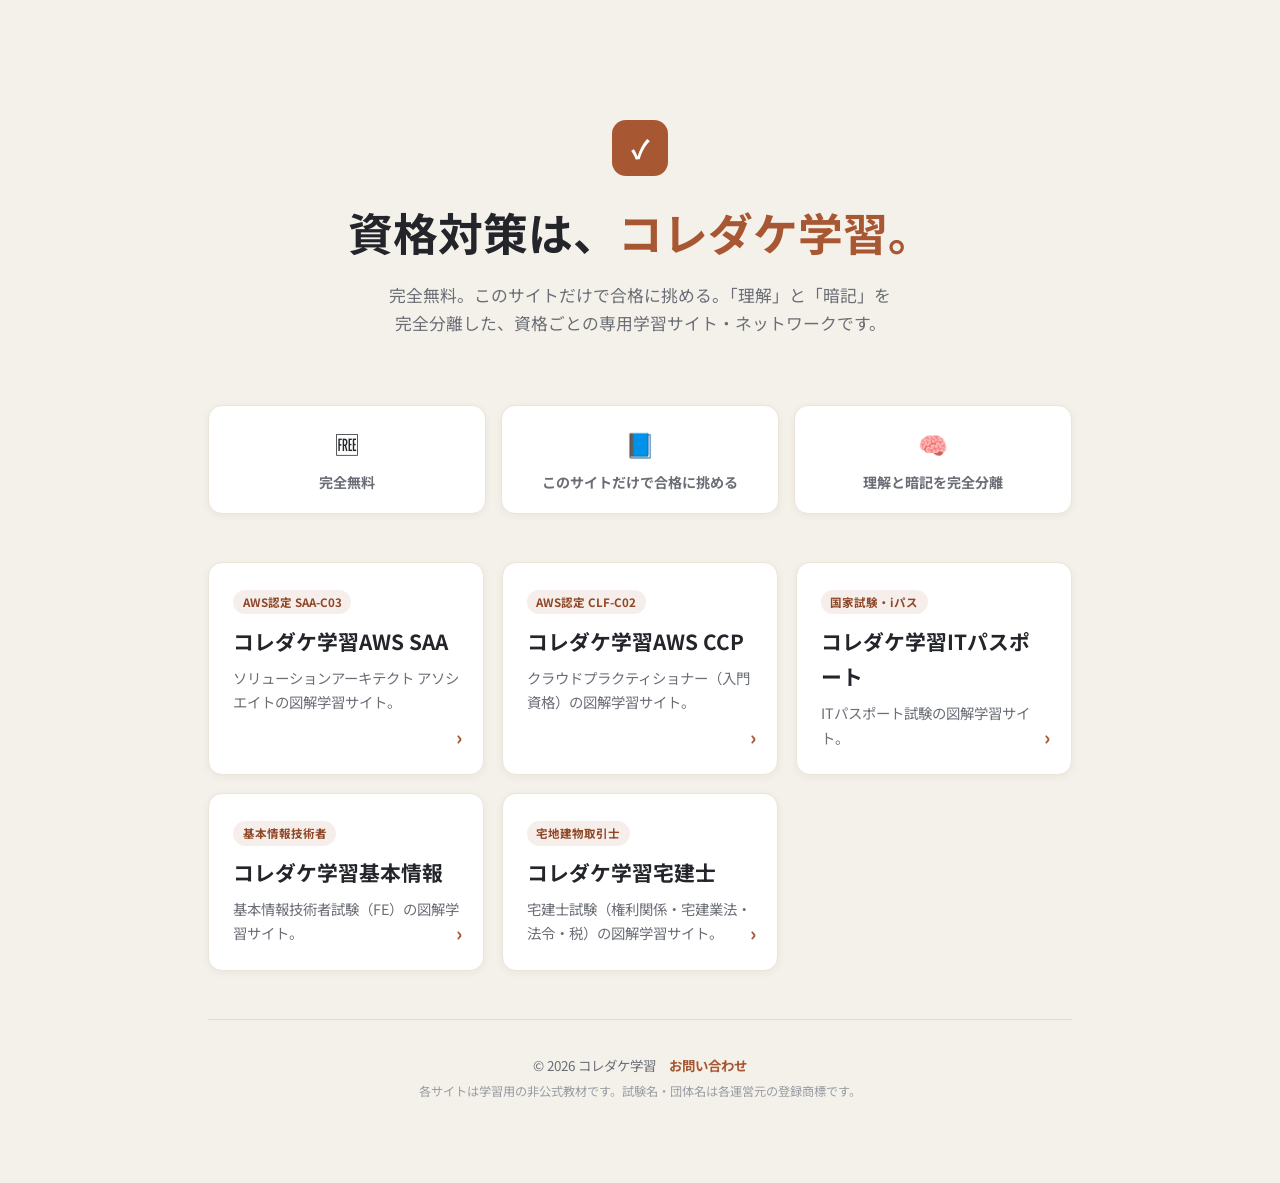
<file: index.html>
<!doctype html>
<html lang="ja">
  <head>
    <meta charset="UTF-8" />
    <meta name="viewport" content="width=device-width, initial-scale=1.0" />

    <title>コレダケ学習｜完全無料の資格学習サイト・ネットワーク</title>

    <!-- Google Search Console サイト所有権の確認 -->
    <meta name="google-site-verification" content="z-QS4FOMwvzaD2211LjCVuNZn6IRiHYNDLGI3yYbw_s" />

    <meta
      name="description"
      content="コレダケ学習。完全無料、このサイトだけで合格に挑める、理解と暗記を分けた資格学習サイトのネットワークです。AWS認定SAA、ITパスポート、基本情報技術者など、資格ごとに専用サイトを公開しています。"
    />
    <meta name="robots" content="index, follow" />
    <link rel="canonical" href="https://koredakegakusyu.github.io/" />
    <link rel="icon" type="image/png" sizes="32x32" href="favicon-32.png" />
    <link rel="icon" type="image/png" sizes="16x16" href="favicon-16.png" />
    <link rel="apple-touch-icon" href="apple-touch-icon.png" />

    <meta property="og:type" content="website" />
    <meta property="og:title" content="コレダケ学習｜完全無料の資格学習サイト・ネットワーク" />
    <meta property="og:description" content="完全無料、このサイトだけで合格に挑める、理解と暗記を分けた資格学習サイトのネットワーク。" />
    <meta property="og:locale" content="ja_JP" />
    <meta name="theme-color" content="#f4f1ea" />

    <link rel="preconnect" href="https://fonts.googleapis.com" />
    <link rel="preconnect" href="https://fonts.gstatic.com" crossorigin />
    <link
      href="https://fonts.googleapis.com/css2?family=Inter:wght@400;500;600;700;800&family=Noto+Sans+JP:wght@400;500;700;800&display=swap"
      rel="stylesheet"
    />

    <style>
      :root {
        --bg: #f4f1ea;
        --bg-elev-2: #efeadf;
        --card: #ffffff;
        --border: #e2dccd;
        --border-soft: #ebe5d8;
        --text: #23252b;
        --text-muted: #6b6e76;
        --text-dim: #9a9ca4;
        --accent: #a85733;
        --accent-hover: #8f4727;
        --radius: 14px;
        --radius-sm: 9px;
        --shadow: 0 12px 30px rgba(50, 42, 28, 0.08);
        --shadow-soft: 0 2px 8px rgba(50, 42, 28, 0.05);
        --font: "Noto Sans JP", "Inter", system-ui, -apple-system, "Segoe UI", sans-serif;
        --transition: 0.22s ease;
      }
      * { box-sizing: border-box; }
      body {
        margin: 0;
        background: var(--bg);
        color: var(--text);
        font-family: var(--font);
        line-height: 1.7;
        -webkit-font-smoothing: antialiased;
      }
      .wrap { max-width: 960px; margin: 0 auto; padding: clamp(1.2rem, 4vw, 3rem); }

      header.top { text-align: center; padding: clamp(2.5rem, 6vw, 4.5rem) 0 2rem; }
      .brand-mark {
        display: inline-flex; align-items: center; justify-content: center;
        width: 56px; height: 56px; border-radius: 14px; background: var(--accent);
        color: #fff; font-size: 1.6rem; font-weight: 800; margin-bottom: 1.1rem;
      }
      h1 { font-size: clamp(1.9rem, 1.5rem + 2vw, 2.8rem); margin: 0 0 0.7rem; }
      h1 .em { color: var(--accent); }
      .lead { color: var(--text-muted); font-size: 1.05rem; max-width: 56ch; margin: 0 auto; }

      .pledges {
        display: grid; grid-template-columns: repeat(auto-fit, minmax(200px, 1fr));
        gap: 0.9rem; margin: 2.2rem 0 3rem;
      }
      .pledge {
        background: var(--card); border: 1px solid var(--border-soft); border-radius: var(--radius);
        padding: 1.1rem 1.2rem; box-shadow: var(--shadow-soft); text-align: center;
      }
      .pledge .n { font-size: 1.5rem; }
      .pledge p { margin: 0.4rem 0 0; font-size: 0.88rem; color: var(--text-muted); font-weight: 700; }

      .grid {
        display: grid; grid-template-columns: repeat(auto-fit, minmax(260px, 1fr));
        gap: 1.1rem; margin-bottom: 3rem;
      }
      .site-card {
        display: block; background: var(--card); border: 1px solid var(--border-soft);
        border-radius: var(--radius); padding: 1.5rem; text-decoration: none; color: var(--text);
        box-shadow: var(--shadow-soft); transition: var(--transition); position: relative;
      }
      .site-card:hover { transform: translateY(-3px); box-shadow: var(--shadow); border-color: var(--accent); }
      .site-card .tag {
        display: inline-block; font-size: 0.72rem; font-weight: 700; color: var(--accent-hover);
        background: rgba(168, 87, 51, 0.1); padding: 0.15rem 0.6rem; border-radius: 999px; margin-bottom: 0.6rem;
      }
      .site-card h2 { margin: 0 0 0.4rem; font-size: 1.3rem; }
      .site-card p { margin: 0; color: var(--text-muted); font-size: 0.9rem; }
      .site-card .go {
        position: absolute; right: 1.3rem; bottom: 1.3rem; color: var(--accent);
        font-weight: 800; font-size: 1.2rem;
      }
      .site-card.is-soon { opacity: 0.6; pointer-events: none; }
      .site-card.is-soon .tag { background: var(--bg-elev-2); color: var(--text-dim); }

      footer {
        border-top: 1px solid var(--border); padding: 1.8rem 0; text-align: center;
        color: var(--text-muted); font-size: 0.84rem;
      }
      footer a { color: var(--accent); text-decoration: none; font-weight: 700; }
      footer a:hover { color: var(--accent-hover); }
      footer p { margin: 0.3rem 0; }
      footer .note { color: var(--text-dim); font-size: 0.76rem; }
    </style>
  </head>
  <body>
    <div class="wrap">
      <header class="top">
        <div class="brand-mark" aria-hidden="true">✓</div>
        <h1>資格対策は、<span class="em">コレダケ学習。</span></h1>
        <p class="lead">完全無料。このサイトだけで合格に挑める。「理解」と「暗記」を完全分離した、資格ごとの専用学習サイト・ネットワークです。</p>
      </header>

      <div class="pledges">
        <div class="pledge"><span class="n">🆓</span><p>完全無料</p></div>
        <div class="pledge"><span class="n">📘</span><p>このサイトだけで合格に挑める</p></div>
        <div class="pledge"><span class="n">🧠</span><p>理解と暗記を完全分離</p></div>
      </div>

      <main>
        <div class="grid">
          <a class="site-card" href="./aws-saa/">
            <span class="tag">AWS認定 SAA-C03</span>
            <h2>コレダケ学習AWS SAA</h2>
            <p>ソリューションアーキテクト アソシエイトの図解学習サイト。</p>
            <span class="go" aria-hidden="true">›</span>
          </a>
          <a class="site-card" href="./aws-ccp/">
            <span class="tag">AWS認定 CLF-C02</span>
            <h2>コレダケ学習AWS CCP</h2>
            <p>クラウドプラクティショナー（入門資格）の図解学習サイト。</p>
            <span class="go" aria-hidden="true">›</span>
          </a>
          <a class="site-card" href="./it-passport/">
            <span class="tag">国家試験・iパス</span>
            <h2>コレダケ学習ITパスポート</h2>
            <p>ITパスポート試験の図解学習サイト。</p>
            <span class="go" aria-hidden="true">›</span>
          </a>
          <a class="site-card" href="./kihonjoho/">
            <span class="tag">基本情報技術者</span>
            <h2>コレダケ学習基本情報</h2>
            <p>基本情報技術者試験（FE）の図解学習サイト。</p>
            <span class="go" aria-hidden="true">›</span>
          </a>
          <a class="site-card" href="./takken/">
            <span class="tag">宅地建物取引士</span>
            <h2>コレダケ学習宅建士</h2>
            <p>宅建士試験（権利関係・宅建業法・法令・税）の図解学習サイト。</p>
            <span class="go" aria-hidden="true">›</span>
          </a>
        </div>
      </main>

      <footer>
        <p>© <span id="y">2026</span> コレダケ学習　<a href="mailto:koredakegakusyu@gmail.com">お問い合わせ</a></p>
        <p class="note">各サイトは学習用の非公式教材です。試験名・団体名は各運営元の登録商標です。</p>
      </footer>
    </div>
    <script>document.getElementById("y").textContent = String(new Date().getFullYear());</script>
  </body>
</html>
</file>
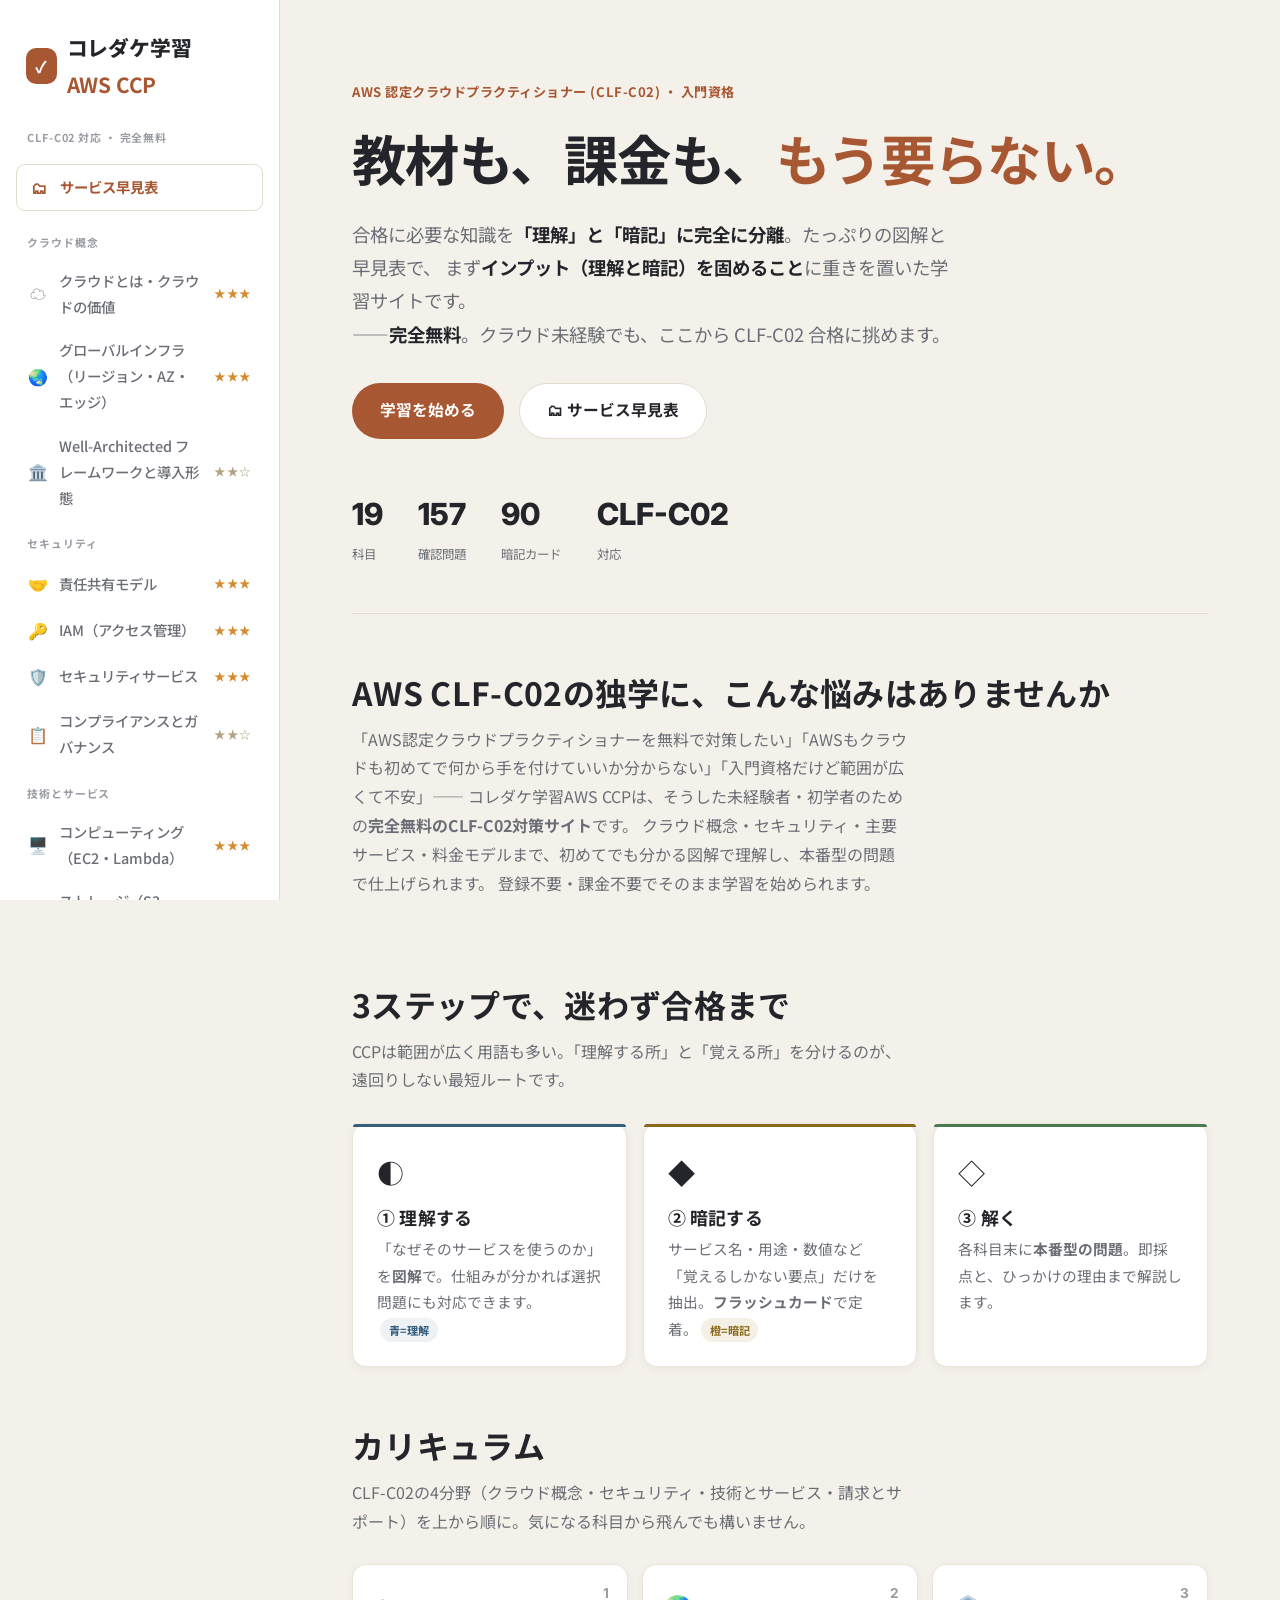
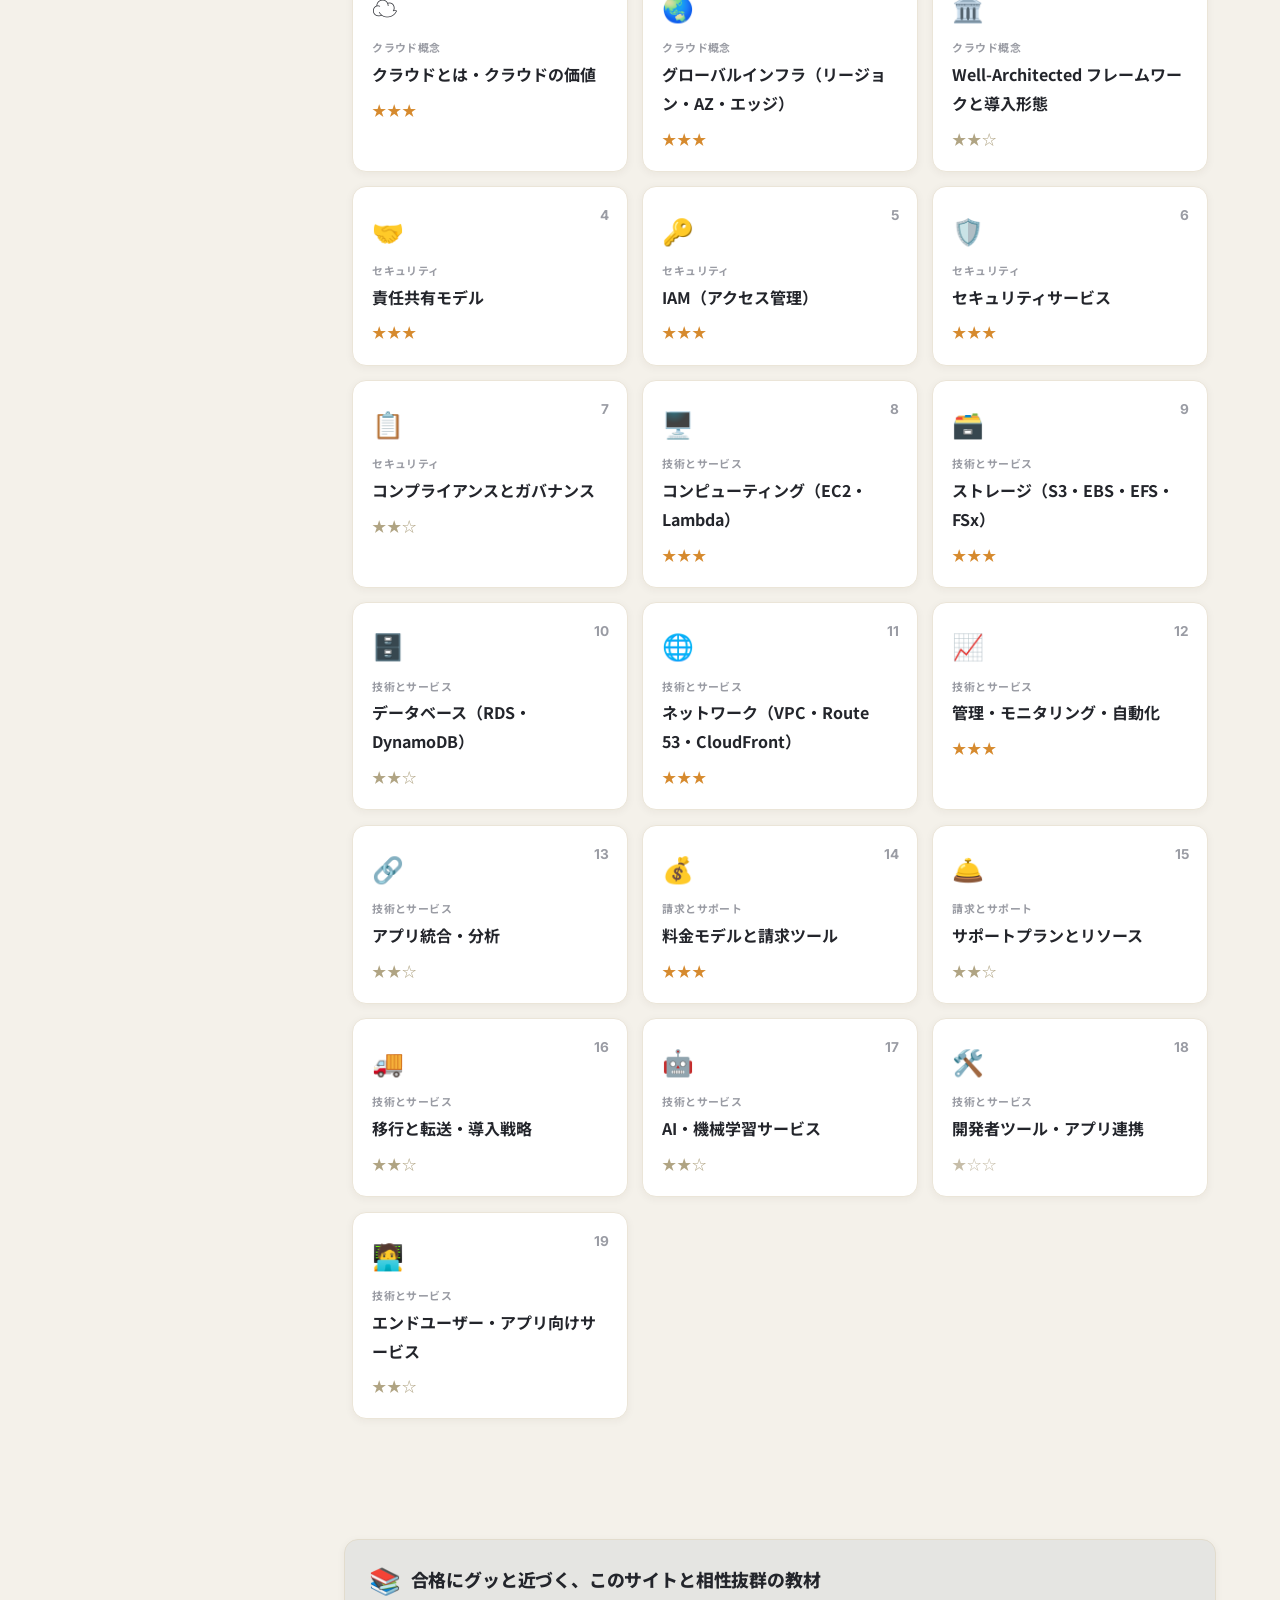
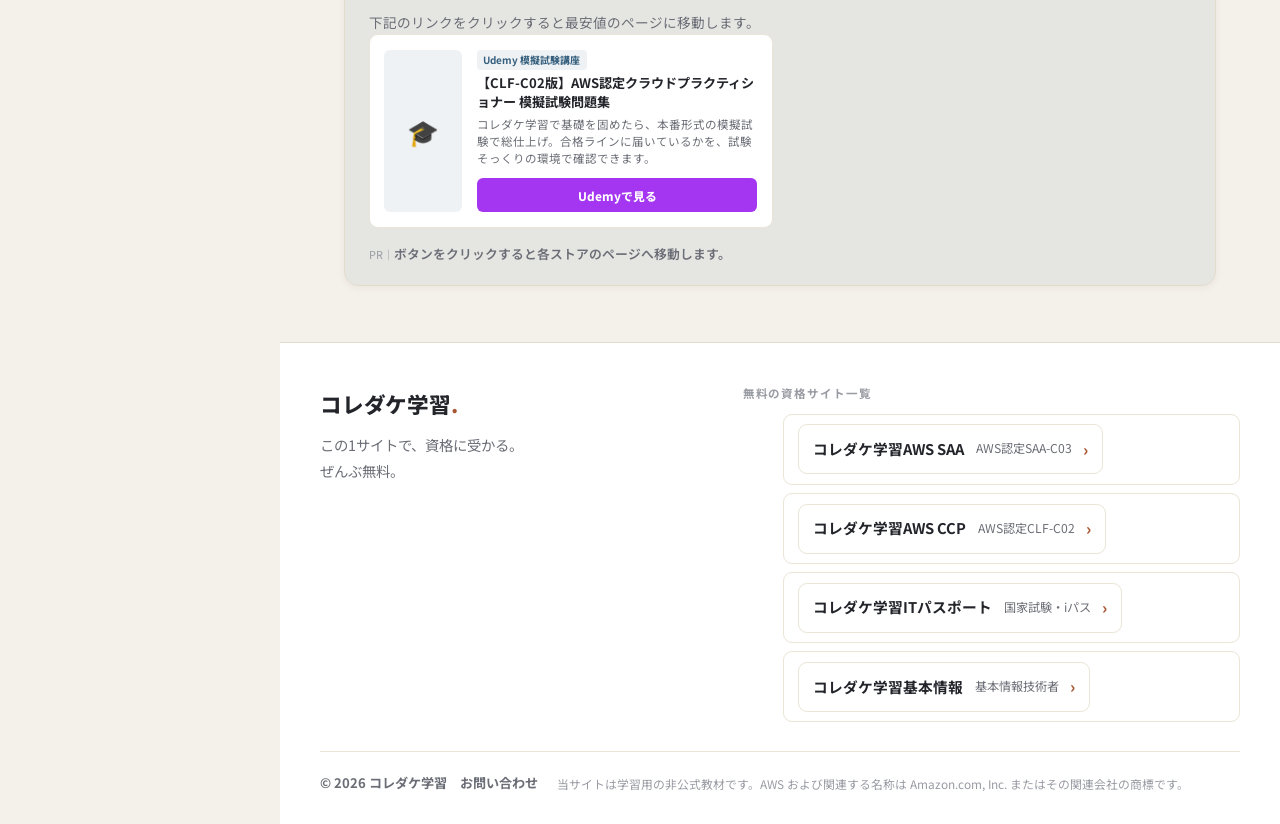
<file: aws-ccp/index.html>
<!doctype html>
<html lang="ja">
  <head>
    <meta charset="UTF-8" />
    <meta name="viewport" content="width=device-width, initial-scale=1.0" />

    <title>コレダケ学習AWS CCP｜完全無料でCLF-C02に合格する図解学習サイト</title>
    <meta
      name="description"
      content="コレダケ学習AWS CCP。参考書も有料講座も不要、たっぷりの図解で理解と暗記を分け、本番型問題とサービス早見表で仕上げる完全無料のAWS認定クラウドプラクティショナー（CLF-C02）対策サイト。クラウド概念・セキュリティ・主要サービス・料金の全範囲を初心者にもやさしく解説。"
    />
    <meta name="robots" content="index, follow" />
    <link rel="canonical" href="https://koredakegakusyu.github.io/aws-ccp/" />
    <link rel="icon" type="image/png" sizes="32x32" href="favicon-32.png" />
    <link rel="icon" type="image/png" sizes="16x16" href="favicon-16.png" />
    <link rel="apple-touch-icon" href="apple-touch-icon.png" />

    <meta property="og:type" content="website" />
    <meta property="og:title" content="コレダケ学習AWS CCP｜完全無料でCLF-C02に合格する図解学習サイト" />
    <meta property="og:description" content="コレダケ学習AWS CCP。参考書も課金も不要、図解で理解と暗記を分け、本番型問題と早見表で仕上げる完全無料のCLF-C02対策サイト。" />
    <meta property="og:locale" content="ja_JP" />
    <meta name="twitter:card" content="summary" />
    <meta name="twitter:title" content="コレダケ学習AWS CCP｜完全無料でCLF-C02に合格" />
    <meta name="twitter:description" content="参考書も課金も不要。図解で理解と暗記を分け、本番型問題と早見表で仕上げる完全無料のCLF-C02対策。" />
    <meta name="theme-color" content="#f4f1ea" />

    <link rel="preconnect" href="https://fonts.googleapis.com" />
    <link rel="preconnect" href="https://fonts.gstatic.com" crossorigin />
    <link
      href="https://fonts.googleapis.com/css2?family=Inter:wght@400;500;600;700;800&family=Noto+Sans+JP:wght@400;500;700;800&display=swap"
      rel="stylesheet"
    />
    <link rel="stylesheet" href="./css/style.css" />

    <!-- Google Search Console サイト所有権の確認 -->
    <meta name="google-site-verification" content="z-QS4FOMwvzaD2211LjCVuNZn6IRiHYNDLGI3yYbw_s" />
  </head>
  <body>
    <a class="skip-link" href="#content">本文へスキップ</a>

    <!-- ===== サイドバー（ナビはJSで生成） ===== -->
    <aside class="sidebar" id="sidebar" aria-label="学習メニュー">
      <a class="brand" href="#home" data-nav>
        <span class="brand-mark" aria-hidden="true">✓</span>
        <span class="brand-text">コレダケ学習<strong>AWS&nbsp;CCP</strong></span>
      </a>
      <div class="brand-sub">CLF-C02 対応 ・ 完全無料</div>
      <nav class="nav" id="nav" aria-label="科目一覧"><!-- JSで生成 --></nav>
      <p class="sidebar-foot">クラウド未経験でもOK。<br />上から順に進めれば全範囲を一周できます。</p>
    </aside>

    <div class="sidebar-overlay" id="sidebar-overlay" hidden></div>

    <!-- ===== トップバー（モバイル） ===== -->
    <header class="topbar">
      <button class="menu-btn" id="menu-btn" aria-label="メニュー" aria-expanded="false">
        <span></span><span></span><span></span>
      </button>
      <a class="topbar-brand" href="#home" data-nav>コレダケ学習<strong>AWS CCP</strong></a>
    </header>

    <!-- ===== メイン ===== -->
    <main class="main" id="content">
      <!-- ホーム -->
      <section class="view" id="view-home">
        <div class="hero">
          <p class="hero-eyebrow">AWS 認定クラウドプラクティショナー (CLF-C02) ・ 入門資格</p>
          <h1 class="hero-title">
            教材も、課金も、<span class="em">もう要らない。</span>
          </h1>
          <p class="hero-lead">
            合格に必要な知識を<strong>「理解」と「暗記」に完全に分離</strong>。たっぷりの図解と早見表で、
            まず<strong>インプット（理解と暗記）を固めること</strong>に重きを置いた学習サイトです。<br />
            ——<strong>完全無料</strong>。クラウド未経験でも、ここから CLF-C02 合格に挑めます。
          </p>
          <div class="hero-actions">
            <a class="btn btn-primary" href="#curriculum" data-nav>学習を始める</a>
            <a class="btn btn-ghost" href="#compare" data-nav>🗂 サービス早見表</a>
          </div>

          <div class="hero-stats">
            <div><span class="stat-num" id="stat-modules">—</span><span class="stat-label">科目</span></div>
            <div><span class="stat-num" id="stat-questions">—</span><span class="stat-label">確認問題</span></div>
            <div><span class="stat-num" id="stat-cards">—</span><span class="stat-label">暗記カード</span></div>
            <div><span class="stat-num">CLF-C02</span><span class="stat-label">対応</span></div>
          </div>
        </div>

        <section class="block" id="about">
          <h2 class="block-title">AWS CLF-C02の独学に、こんな悩みはありませんか</h2>
          <p class="block-sub">
            「AWS認定クラウドプラクティショナーを無料で対策したい」「AWSもクラウドも初めてで何から手を付けていいか分からない」「入門資格だけど範囲が広くて不安」——
            コレダケ学習AWS CCPは、そうした未経験者・初学者のための<strong>完全無料のCLF-C02対策サイト</strong>です。
            クラウド概念・セキュリティ・主要サービス・料金モデルまで、初めてでも分かる図解で理解し、本番型の問題で仕上げられます。
            登録不要・課金不要でそのまま学習を始められます。
          </p>
        </section>

        <!-- 進め方 -->
        <section class="block" id="how">
          <h2 class="block-title">3ステップで、迷わず合格まで</h2>
          <p class="block-sub">CCPは範囲が広く用語も多い。「理解する所」と「覚える所」を分けるのが、遠回りしない最短ルートです。</p>
          <div class="feature-grid">
            <article class="feature-card accent-understand">
              <div class="feature-icon" aria-hidden="true">◐</div>
              <h3>① 理解する</h3>
              <p>「なぜそのサービスを使うのか」を<strong>図解</strong>で。仕組みが分かれば選択問題にも対応できます。<span class="tag tag-understand">青=理解</span></p>
            </article>
            <article class="feature-card accent-memorize">
              <div class="feature-icon" aria-hidden="true">◆</div>
              <h3>② 暗記する</h3>
              <p>サービス名・用途・数値など「覚えるしかない要点」だけを抽出。<strong>フラッシュカード</strong>で定着。<span class="tag tag-memorize">橙=暗記</span></p>
            </article>
            <article class="feature-card accent-test">
              <div class="feature-icon" aria-hidden="true">◇</div>
              <h3>③ 解く</h3>
              <p>各科目末に<strong>本番型の問題</strong>。即採点と、ひっかけの理由まで解説します。</p>
            </article>
          </div>
        </section>

        <!-- カリキュラム -->
        <section class="block" id="curriculum">
          <h2 class="block-title">カリキュラム</h2>
          <p class="block-sub">CLF-C02の4分野（クラウド概念・セキュリティ・技術とサービス・請求とサポート）を上から順に。気になる科目から飛んでも構いません。</p>
          <div class="dashboard" id="dashboard"><!-- JSで生成 --></div>
        </section>
      </section>

      <!-- 科目ビュー（JSで生成） -->
      <section class="view" id="view-module" hidden></section>

      <!-- 下部広告スロット（空の間は自動で非表示。審査通過後にここへ配信タグを貼る） -->
      <div class="ad ad-bottom" id="ad-bottom" aria-label="広告"></div>

      <section class="affiliate-section" aria-label="このサイトと相性のいい教材">
        <div class="affiliate-box">
          <div class="affiliate-head">
            <span class="affiliate-icon" aria-hidden="true">📚</span>
            <span class="affiliate-title">合格にグッと近づく、このサイトと相性抜群の教材</span>
          </div>
          <p class="affiliate-lead">下記のリンクをクリックすると最安値のページに移動します。</p>
          <div class="affiliate-grid" id="affiliate-products"><!-- affiliate.js で生成 --></div>
          <p class="affiliate-note"><span class="affiliate-pr-mini">PR</span>｜<span class="affiliate-note-link">ボタンをクリックすると各ストアのページへ移動します。</span></p>
        </div>
      </section>

      <!-- ===== ネットワークフッター（コレダケ学習 シリーズ） ===== -->
      <footer class="site-footer">
        <div class="footer-top">
          <div class="footer-brand">
            <span class="footer-logo">コレダケ学習<span>.</span></span>
            <p class="footer-tagline">この1サイトで、資格に受かる。ぜんぶ無料。</p>
          </div>
          <nav class="footer-net" aria-label="コレダケ学習 シリーズ">
            <h2 class="footer-h">無料の資格サイト一覧</h2>
            <ul class="fnet-list" id="footer-sites"><!-- network.js で生成 --></ul>
          </nav>
        </div>
        <div class="footer-bottom">
          <p class="footer-copy">© <span id="footer-year">2026</span> コレダケ学習　<a href="#contact" data-nav>お問い合わせ</a></p>
          <p class="footer-note">当サイトは学習用の非公式教材です。AWS および関連する名称は Amazon.com, Inc. またはその関連会社の商標です。</p>
        </div>
      </footer>
    </main>

    <!-- 右サイド広告スロット（広い画面のみ・空の間は非表示） -->
    <aside class="ad ad-rail" id="ad-rail" aria-label="広告"></aside>

    <button class="to-top" id="to-top" aria-label="先頭へ戻る" hidden>↑</button>

    <script src="./js/data/01-cloud-concept.js" defer></script>
    <script src="./js/data/02-global-infra.js" defer></script>
    <script src="./js/data/03-well-architected.js" defer></script>
    <script src="./js/data/04-shared-responsibility.js" defer></script>
    <script src="./js/data/05-iam.js" defer></script>
    <script src="./js/data/06-security-services.js" defer></script>
    <script src="./js/data/07-compliance.js" defer></script>
    <script src="./js/data/08-compute.js" defer></script>
    <script src="./js/data/09-storage.js" defer></script>
    <script src="./js/data/10-database.js" defer></script>
    <script src="./js/data/11-network.js" defer></script>
    <script src="./js/data/12-management.js" defer></script>
    <script src="./js/data/13-integration.js" defer></script>
    <script src="./js/data/14-billing.js" defer></script>
    <script src="./js/data/15-support.js" defer></script>
    <script src="./js/data/16-migration.js" defer></script>
    <script src="./js/data/17-ai-ml.js" defer></script>
    <script src="./js/data/18-devtools.js" defer></script>
    <script src="./js/data/19-exam-plus.js" defer></script>
    <script src="./js/data/20-exam-drill.js" defer></script>
    <script src="./js/data/21-services-plus.js" defer></script>
    <script src="./js/data/compare.js" defer></script>
    <script src="./js/data/freq.js" defer></script>
    <script src="./js/app.js" defer></script>
    <script src="./js/network.js" defer></script>
    <script src="./js/affiliate.js" defer></script>
  </body>
</html>
</file>
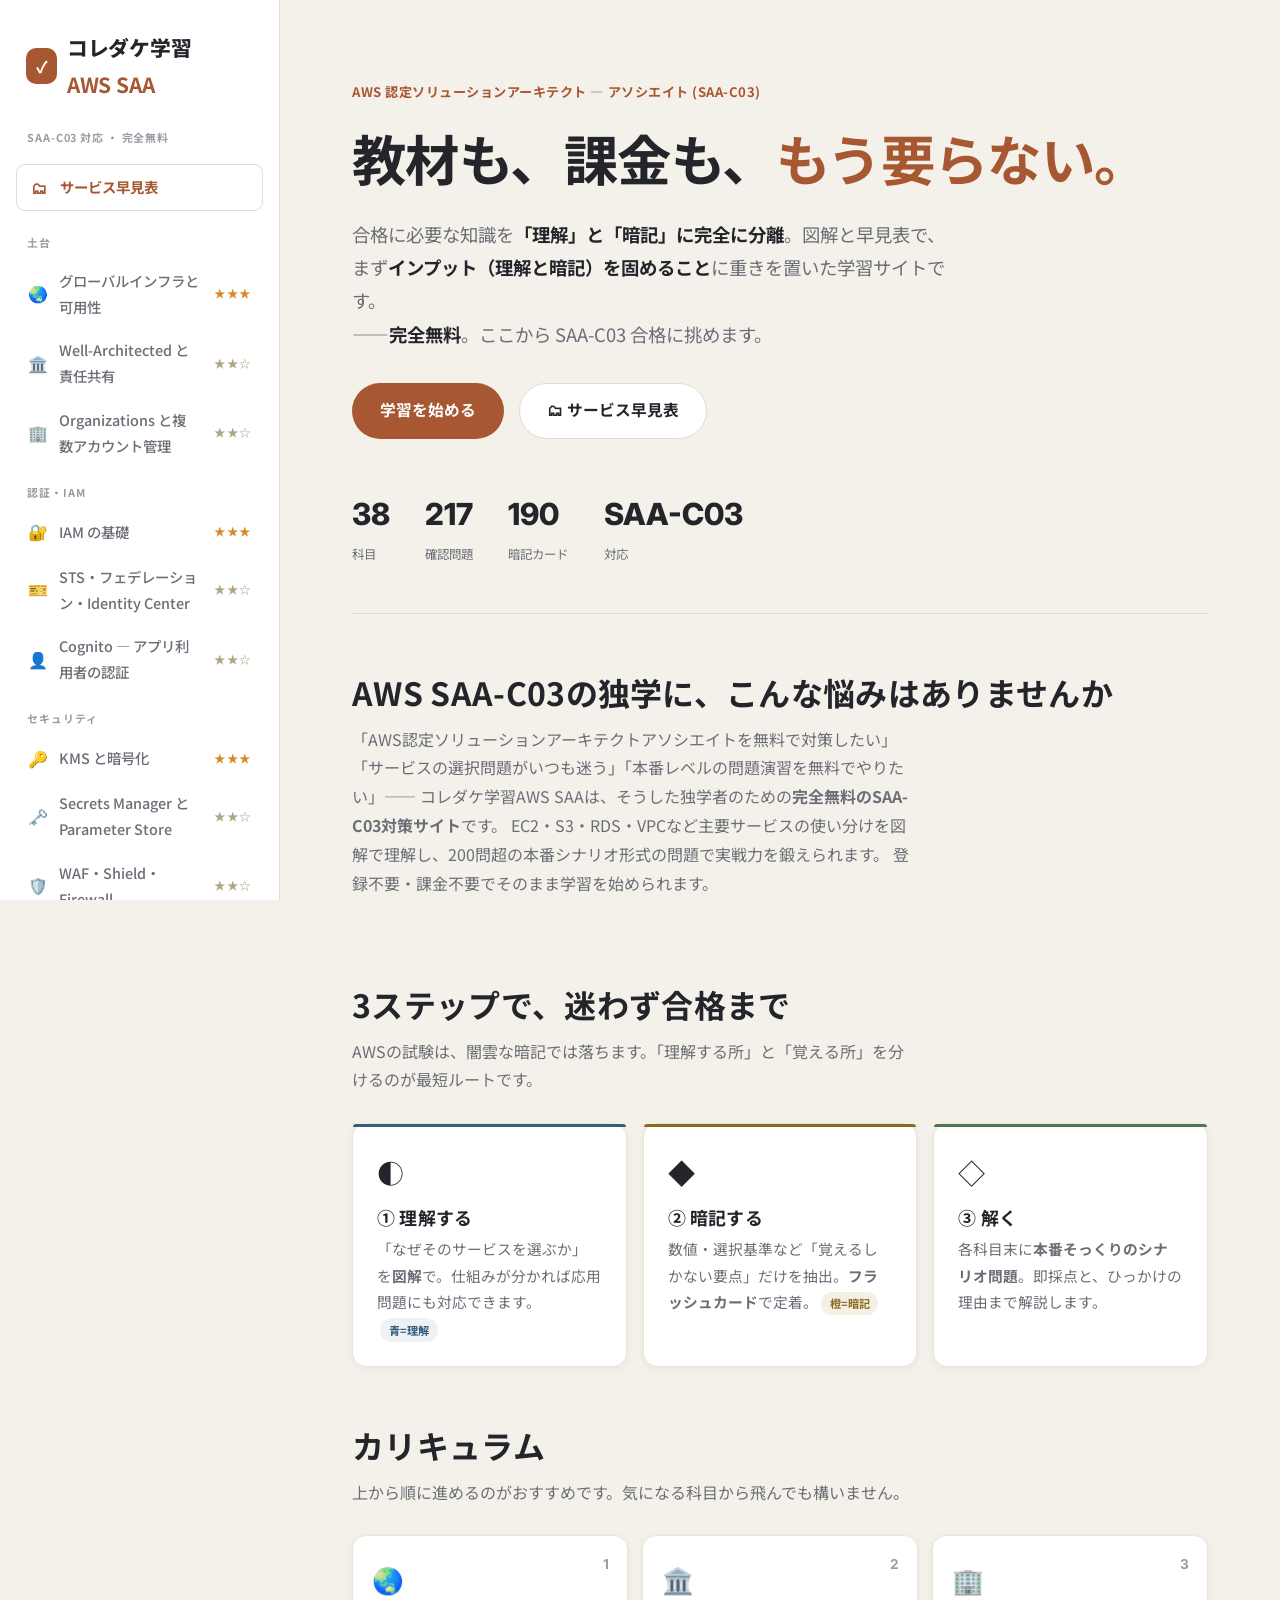
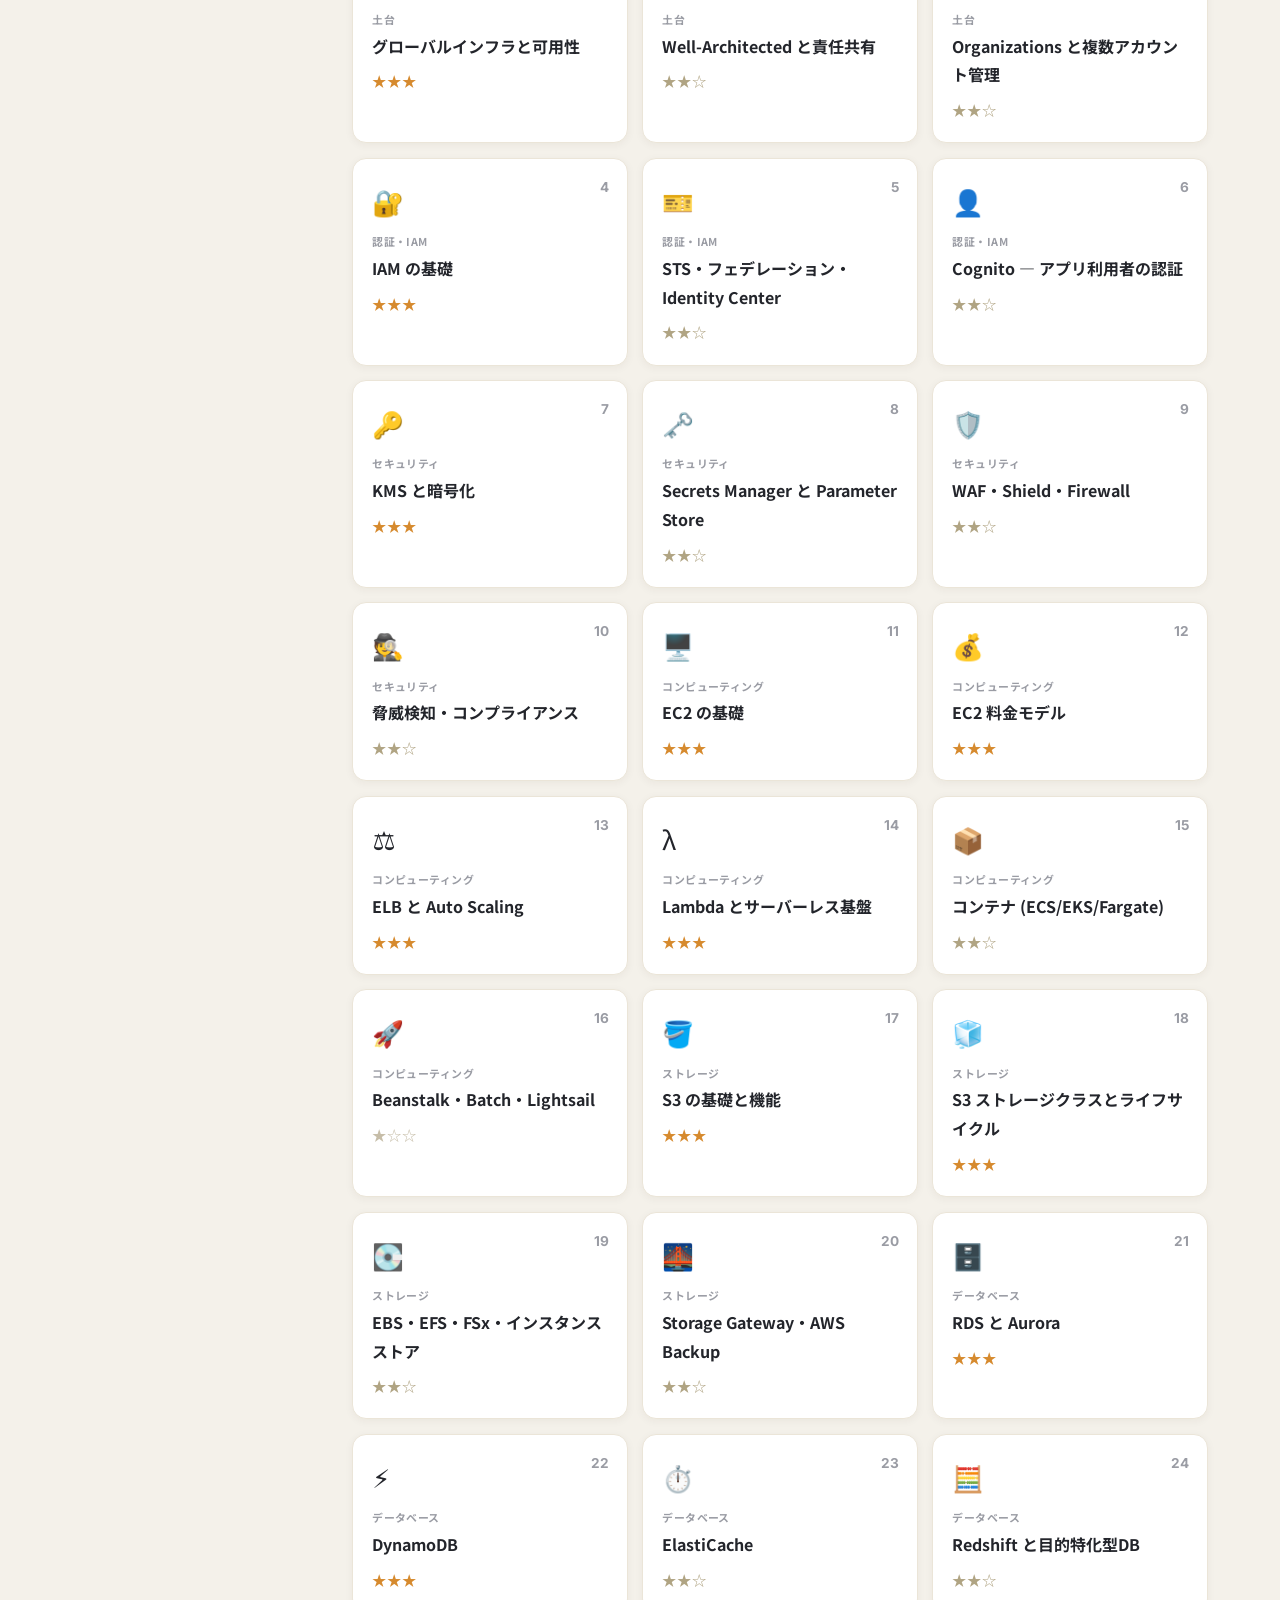
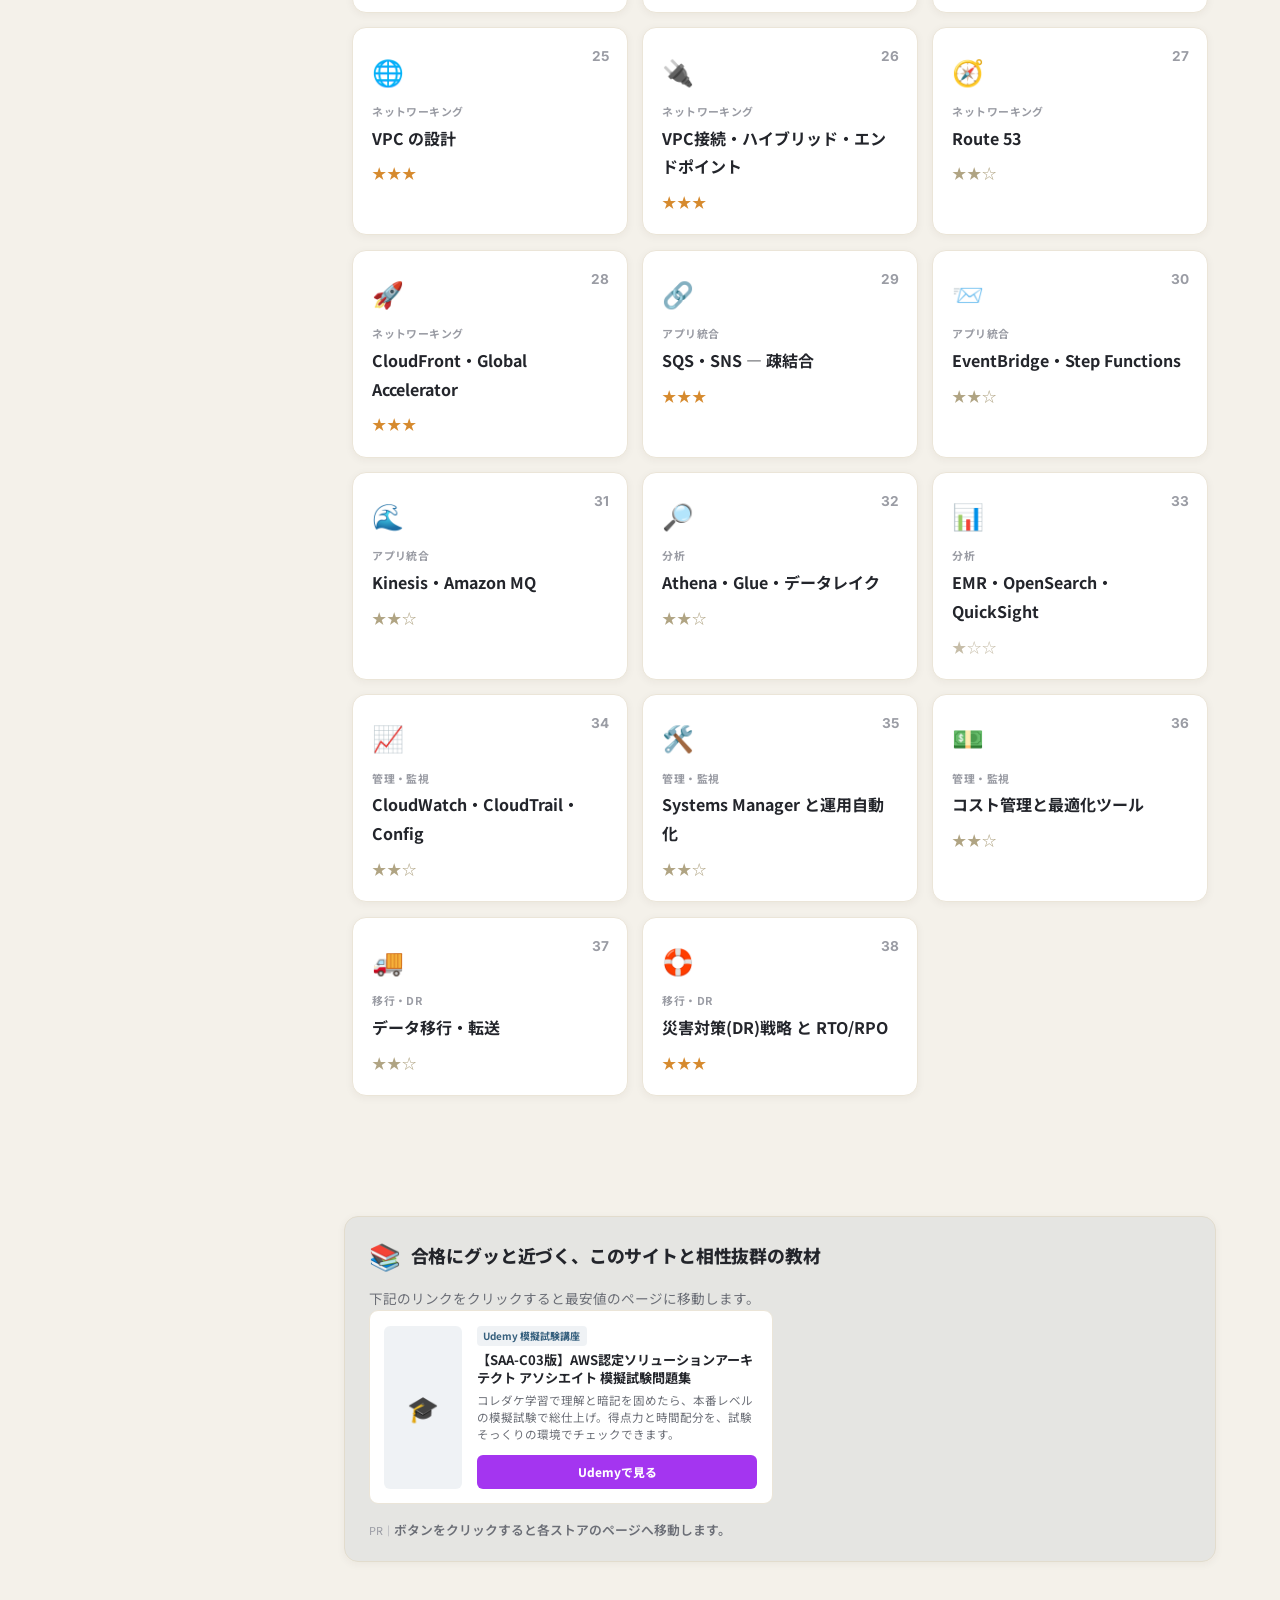
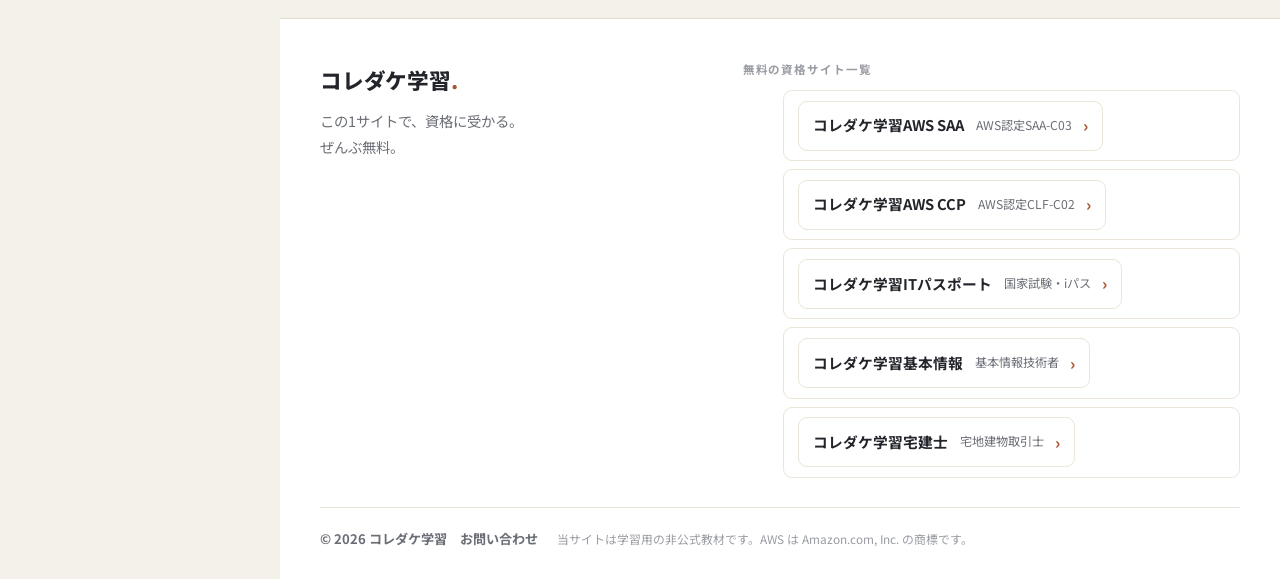
<file: aws-saa/index.html>
<!doctype html>
<html lang="ja">
  <head>
    <meta charset="UTF-8" />
    <meta name="viewport" content="width=device-width, initial-scale=1.0" />

    <title>コレダケ学習AWS SAA｜完全無料でSAA-C03に合格する図解学習サイト</title>
    <meta
      name="description"
      content="コレダケ学習AWS SAA。参考書も有料講座も不要、図解で理解と暗記を分け、本番型207問とサービス早見表で仕上げる完全無料のAWS認定ソリューションアーキテクト（SAA-C03）対策サイト。"
    />
    <meta name="robots" content="index, follow" />
    <link rel="canonical" href="https://koredakegakusyu.github.io/aws-saa/" />
    <link rel="icon" type="image/png" sizes="32x32" href="favicon-32.png" />
    <link rel="icon" type="image/png" sizes="16x16" href="favicon-16.png" />
    <link rel="apple-touch-icon" href="apple-touch-icon.png" />

    <meta property="og:type" content="website" />
    <meta property="og:title" content="コレダケ学習AWS SAA｜完全無料でSAA-C03に合格する図解学習サイト" />
    <meta property="og:description" content="コレダケ学習AWS SAA。参考書も課金も不要、図解で理解と暗記を分け、本番型207問と早見表で仕上げる完全無料のSAA-C03対策サイト。" />
    <meta property="og:locale" content="ja_JP" />
    <meta name="twitter:card" content="summary" />
    <meta name="twitter:title" content="コレダケ学習AWS SAA｜完全無料でSAA-C03に合格" />
    <meta name="twitter:description" content="参考書も課金も不要。図解で理解と暗記を分け、本番型207問と早見表で仕上げる完全無料のSAA-C03対策。" />
    <meta name="theme-color" content="#f4f1ea" />

    <link rel="preconnect" href="https://fonts.googleapis.com" />
    <link rel="preconnect" href="https://fonts.gstatic.com" crossorigin />
    <link
      href="https://fonts.googleapis.com/css2?family=Inter:wght@400;500;600;700;800&family=Noto+Sans+JP:wght@400;500;700;800&display=swap"
      rel="stylesheet"
    />
    <link rel="stylesheet" href="./css/style.css" />

    <!-- Google Search Console サイト所有権の確認 -->
    <meta name="google-site-verification" content="z-QS4FOMwvzaD2211LjCVuNZn6IRiHYNDLGI3yYbw_s" />
  </head>
  <body>
    <a class="skip-link" href="#content">本文へスキップ</a>

    <!-- ===== サイドバー（ナビはJSで生成） ===== -->
    <aside class="sidebar" id="sidebar" aria-label="学習メニュー">
      <a class="brand" href="#home" data-nav>
        <span class="brand-mark" aria-hidden="true">✓</span>
        <span class="brand-text">コレダケ学習<strong>AWS&nbsp;SAA</strong></span>
      </a>
      <div class="brand-sub">SAA-C03 対応 ・ 完全無料</div>
      <nav class="nav" id="nav" aria-label="科目一覧"><!-- JSで生成 --></nav>
      <p class="sidebar-foot">このサイトだけで合格に必要な範囲を網羅。<br />上から順に進めれば完走できます。</p>
    </aside>

    <div class="sidebar-overlay" id="sidebar-overlay" hidden></div>

    <!-- ===== トップバー（モバイル） ===== -->
    <header class="topbar">
      <button class="menu-btn" id="menu-btn" aria-label="メニュー" aria-expanded="false">
        <span></span><span></span><span></span>
      </button>
      <a class="topbar-brand" href="#home" data-nav>コレダケ学習<strong>AWS SAA</strong></a>
    </header>

    <!-- ===== メイン ===== -->
    <main class="main" id="content">
      <!-- ホーム -->
      <section class="view" id="view-home">
        <div class="hero">
          <p class="hero-eyebrow">AWS 認定ソリューションアーキテクト — アソシエイト (SAA-C03)</p>
          <h1 class="hero-title">
            教材も、課金も、<span class="em">もう要らない。</span>
          </h1>
          <p class="hero-lead">
            合格に必要な知識を<strong>「理解」と「暗記」に完全に分離</strong>。図解と早見表で、
            まず<strong>インプット（理解と暗記）を固めること</strong>に重きを置いた学習サイトです。<br />
            ——<strong>完全無料</strong>。ここから SAA-C03 合格に挑めます。
          </p>
          <div class="hero-actions">
            <a class="btn btn-primary" href="#curriculum" data-nav>学習を始める</a>
            <a class="btn btn-ghost" href="#compare" data-nav>🗂 サービス早見表</a>
          </div>

          <div class="hero-stats">
            <div><span class="stat-num" id="stat-modules">—</span><span class="stat-label">科目</span></div>
            <div><span class="stat-num" id="stat-questions">—</span><span class="stat-label">確認問題</span></div>
            <div><span class="stat-num" id="stat-cards">—</span><span class="stat-label">暗記カード</span></div>
            <div><span class="stat-num">SAA-C03</span><span class="stat-label">対応</span></div>
          </div>
        </div>

        <section class="block" id="about">
          <h2 class="block-title">AWS SAA-C03の独学に、こんな悩みはありませんか</h2>
          <p class="block-sub">
            「AWS認定ソリューションアーキテクトアソシエイトを無料で対策したい」「サービスの選択問題がいつも迷う」「本番レベルの問題演習を無料でやりたい」——
            コレダケ学習AWS SAAは、そうした独学者のための<strong>完全無料のSAA-C03対策サイト</strong>です。
            EC2・S3・RDS・VPCなど主要サービスの使い分けを図解で理解し、200問超の本番シナリオ形式の問題で実戦力を鍛えられます。
            登録不要・課金不要でそのまま学習を始められます。
          </p>
        </section>

        <!-- 進め方 -->
        <section class="block" id="how">
          <h2 class="block-title">3ステップで、迷わず合格まで</h2>
          <p class="block-sub">AWSの試験は、闇雲な暗記では落ちます。「理解する所」と「覚える所」を分けるのが最短ルートです。</p>
          <div class="feature-grid">
            <article class="feature-card accent-understand">
              <div class="feature-icon" aria-hidden="true">◐</div>
              <h3>① 理解する</h3>
              <p>「なぜそのサービスを選ぶか」を<strong>図解</strong>で。仕組みが分かれば応用問題にも対応できます。<span class="tag tag-understand">青=理解</span></p>
            </article>
            <article class="feature-card accent-memorize">
              <div class="feature-icon" aria-hidden="true">◆</div>
              <h3>② 暗記する</h3>
              <p>数値・選択基準など「覚えるしかない要点」だけを抽出。<strong>フラッシュカード</strong>で定着。<span class="tag tag-memorize">橙=暗記</span></p>
            </article>
            <article class="feature-card accent-test">
              <div class="feature-icon" aria-hidden="true">◇</div>
              <h3>③ 解く</h3>
              <p>各科目末に<strong>本番そっくりのシナリオ問題</strong>。即採点と、ひっかけの理由まで解説します。</p>
            </article>
          </div>
        </section>

        <!-- カリキュラム -->
        <section class="block" id="curriculum">
          <h2 class="block-title">カリキュラム</h2>
          <p class="block-sub">上から順に進めるのがおすすめです。気になる科目から飛んでも構いません。</p>
          <div class="dashboard" id="dashboard"><!-- JSで生成 --></div>
        </section>
      </section>

      <!-- 科目ビュー（JSで生成） -->
      <section class="view" id="view-module" hidden></section>

      <!-- 下部広告スロット（空の間は自動で非表示。審査通過後にここへ配信タグを貼る） -->
      <div class="ad ad-bottom" id="ad-bottom" aria-label="広告"></div>

      <section class="affiliate-section" aria-label="このサイトと相性のいい教材">
        <div class="affiliate-box">
          <div class="affiliate-head">
            <span class="affiliate-icon" aria-hidden="true">📚</span>
            <span class="affiliate-title">合格にグッと近づく、このサイトと相性抜群の教材</span>
          </div>
          <p class="affiliate-lead">下記のリンクをクリックすると最安値のページに移動します。</p>
          <div class="affiliate-grid" id="affiliate-products"><!-- affiliate.js で生成 --></div>
          <p class="affiliate-note"><span class="affiliate-pr-mini">PR</span>｜<span class="affiliate-note-link">ボタンをクリックすると各ストアのページへ移動します。</span></p>
        </div>
      </section>

      <!-- ===== ネットワークフッター（コレダケ学習 シリーズ） ===== -->
      <footer class="site-footer">
        <div class="footer-top">
          <div class="footer-brand">
            <span class="footer-logo">コレダケ学習<span>.</span></span>
            <p class="footer-tagline">この1サイトで、資格に受かる。ぜんぶ無料。</p>
          </div>
          <nav class="footer-net" aria-label="コレダケ学習 シリーズ">
            <h2 class="footer-h">無料の資格サイト一覧</h2>
            <ul class="fnet-list" id="footer-sites"><!-- network.js で生成 --></ul>
          </nav>
        </div>
        <div class="footer-bottom">
          <p class="footer-copy">© <span id="footer-year">2026</span> コレダケ学習　<a href="#contact" data-nav>お問い合わせ</a></p>
          <p class="footer-note">当サイトは学習用の非公式教材です。AWS は Amazon.com, Inc. の商標です。</p>
        </div>
      </footer>
    </main>

    <!-- 右サイド広告スロット（広い画面のみ・空の間は非表示） -->
    <aside class="ad ad-rail" id="ad-rail" aria-label="広告"></aside>

    <button class="to-top" id="to-top" aria-label="先頭へ戻る" hidden>↑</button>

    <script src="./js/data/01-foundation.js" defer></script>
    <script src="./js/data/02-iam.js" defer></script>
    <script src="./js/data/03-security.js" defer></script>
    <script src="./js/data/04-compute.js" defer></script>
    <script src="./js/data/05-storage.js" defer></script>
    <script src="./js/data/06-database.js" defer></script>
    <script src="./js/data/07-network.js" defer></script>
    <script src="./js/data/08-integration.js" defer></script>
    <script src="./js/data/09-analytics.js" defer></script>
    <script src="./js/data/10-management.js" defer></script>
    <script src="./js/data/11-migration-dr.js" defer></script>
    <script src="./js/data/90-supplement.js" defer></script>
    <script src="./js/data/91-exam-plus.js" defer></script>
    <script src="./js/data/92-exam-drill.js" defer></script>
    <script src="./js/data/compare.js" defer></script>
    <script src="./js/data/freq.js" defer></script>
    <script src="./js/app.js" defer></script>
    <script src="./js/network.js" defer></script>
    <script src="./js/affiliate.js" defer></script>
  </body>
</html>
</file>
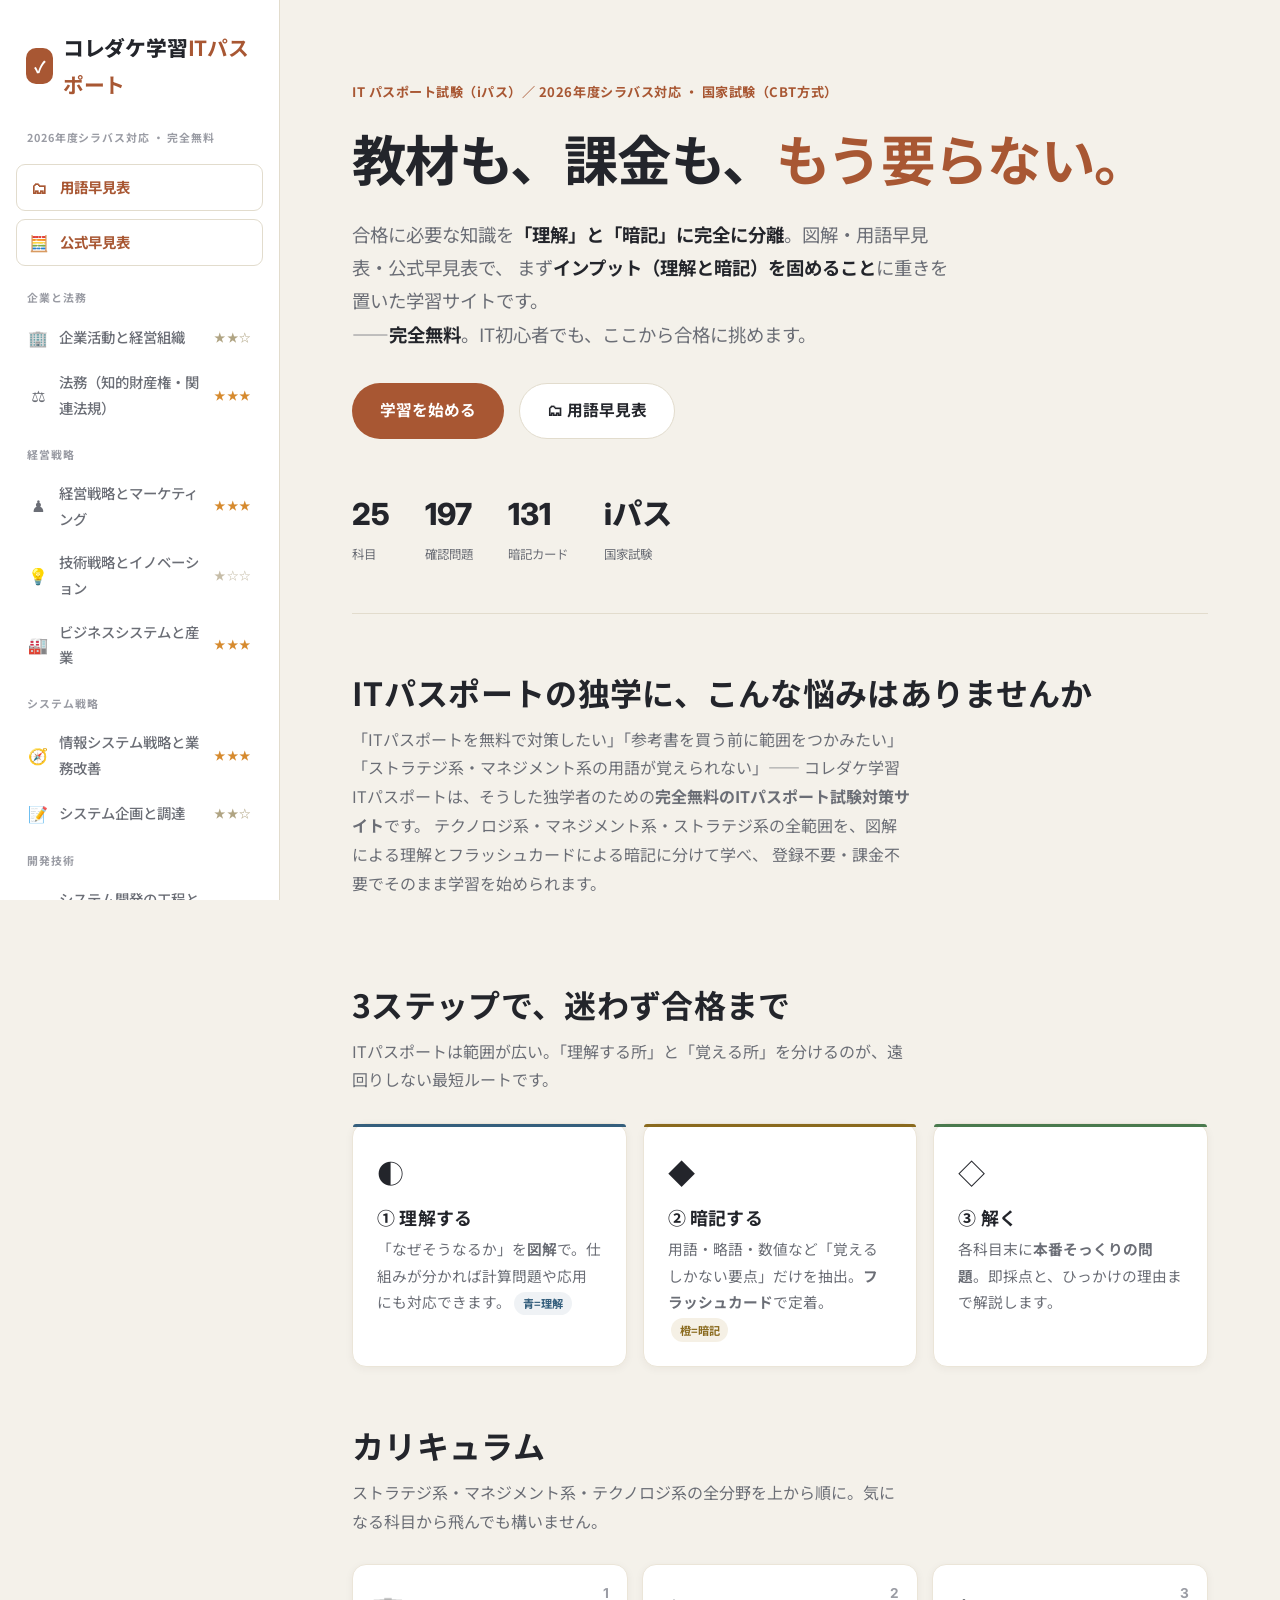
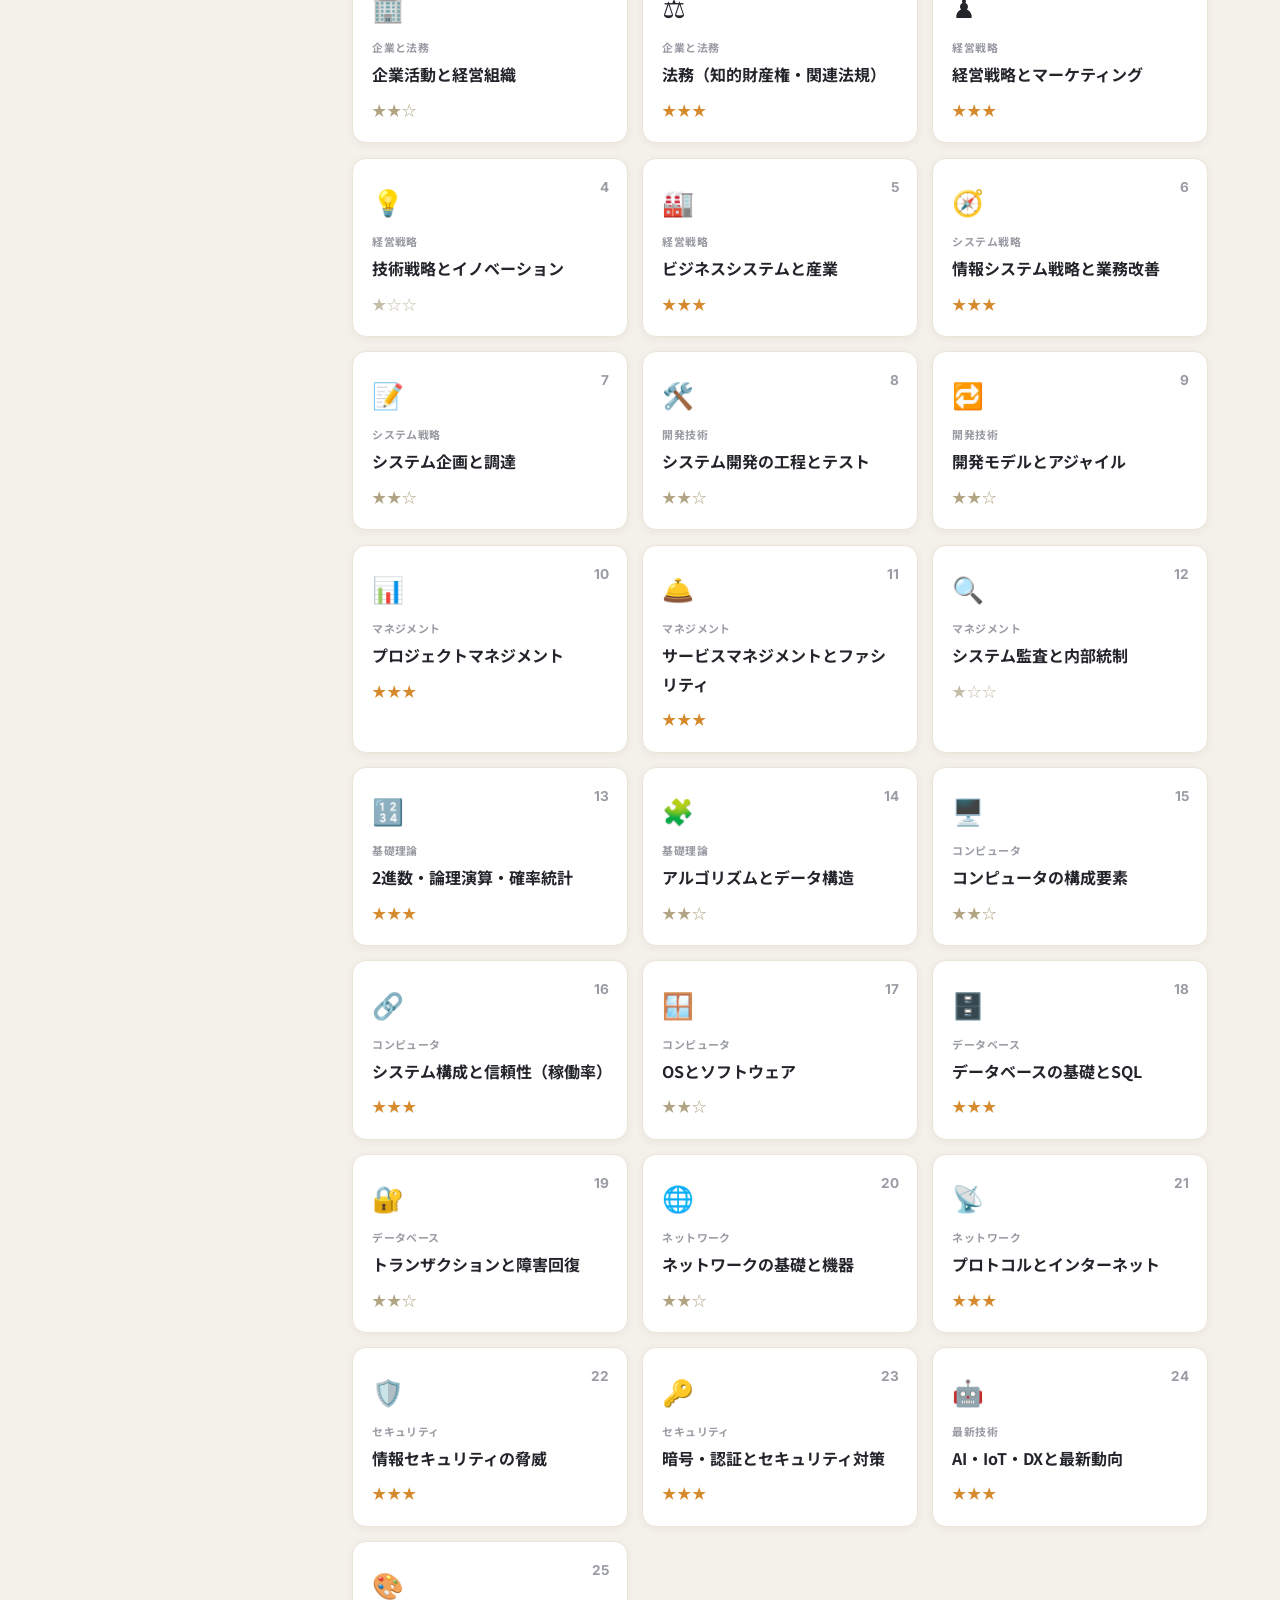
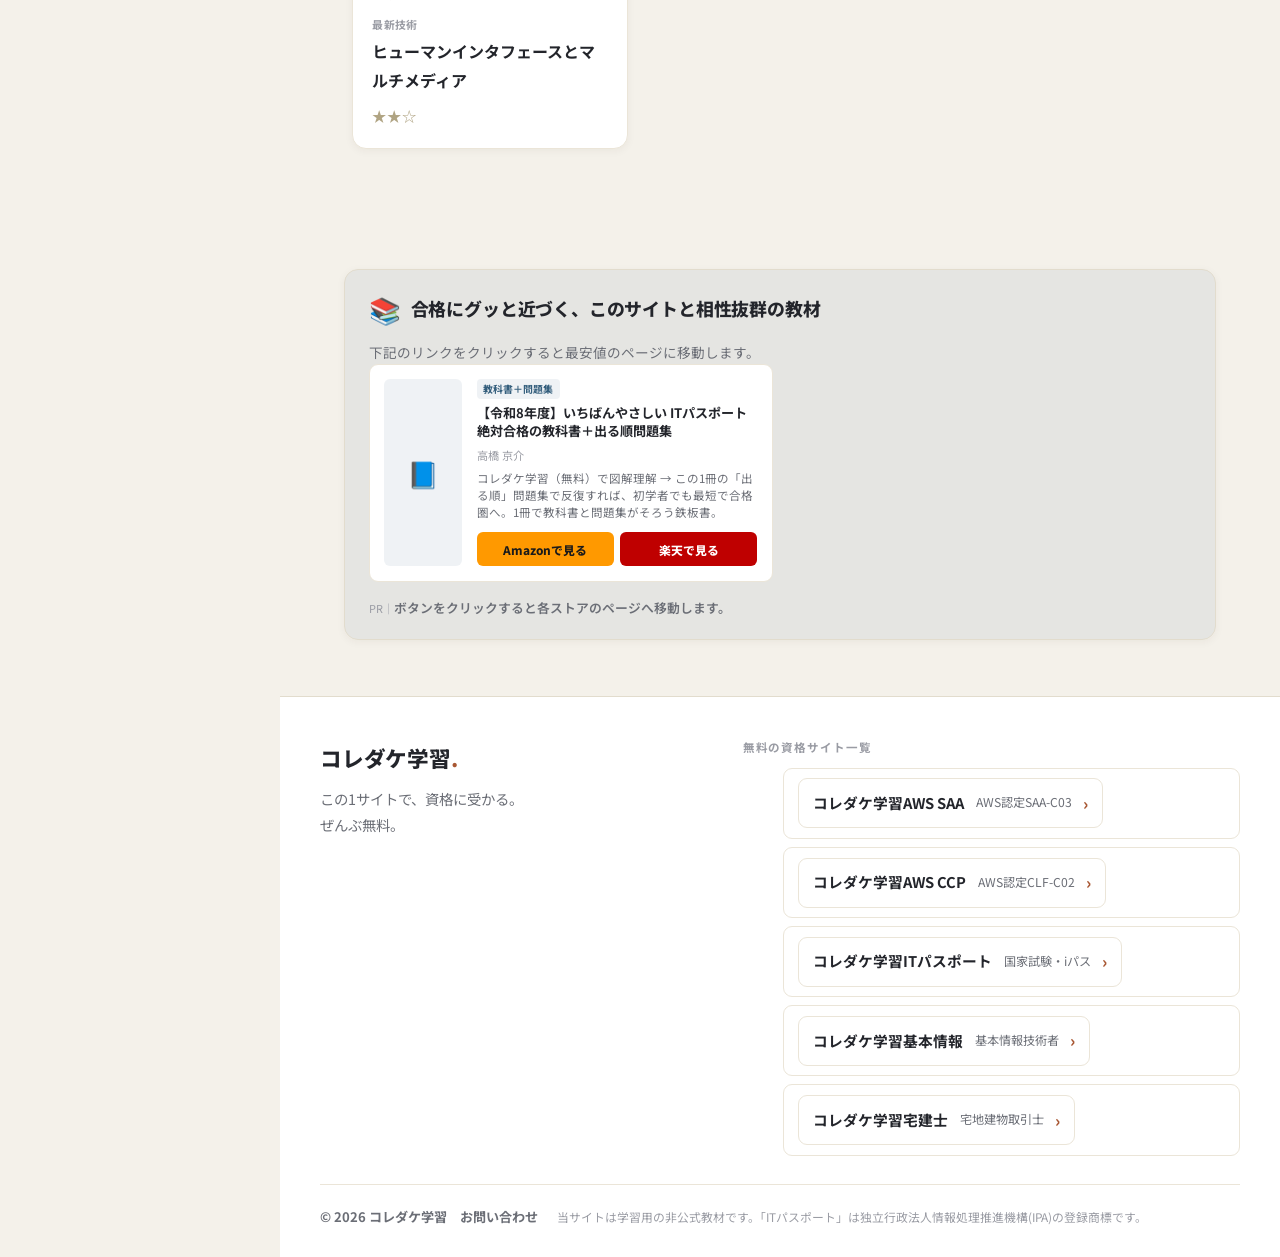
<file: it-passport/index.html>
<!doctype html>
<html lang="ja">
  <head>
    <meta charset="UTF-8" />
    <meta name="viewport" content="width=device-width, initial-scale=1.0" />

    <title>コレダケ学習ITパスポート｜2026年度対応・完全無料で合格する図解学習サイト</title>
    <meta
      name="description"
      content="コレダケ学習ITパスポート。2026年度シラバス対応。参考書も有料講座も不要、たっぷりの図解で理解と暗記を分け、本番型問題・用語早見表・公式早見表で仕上げる完全無料のITパスポート試験（iパス）対策サイト。IT初心者でも合格できるよう、やさしく解説。"
    />
    <meta name="robots" content="index, follow" />
    <link rel="canonical" href="https://koredakegakusyu.github.io/it-passport/" />
    <link rel="icon" type="image/png" sizes="32x32" href="favicon-32.png" />
    <link rel="icon" type="image/png" sizes="16x16" href="favicon-16.png" />
    <link rel="apple-touch-icon" href="apple-touch-icon.png" />

    <meta property="og:type" content="website" />
    <meta property="og:title" content="コレダケ学習ITパスポート｜2026年度対応・完全無料で合格する図解学習サイト" />
    <meta property="og:description" content="コレダケ学習ITパスポート。2026年度対応。参考書も課金も不要、たっぷりの図解で理解と暗記を分け、本番型問題・用語早見表・公式早見表で仕上げる完全無料のiパス対策サイト。" />
    <meta property="og:locale" content="ja_JP" />
    <meta name="twitter:card" content="summary" />
    <meta name="twitter:title" content="コレダケ学習ITパスポート｜2026年度対応・完全無料で合格" />
    <meta name="twitter:description" content="2026年度対応。参考書も課金も不要。図解で理解と暗記を分け、本番型問題・用語早見表・公式早見表で仕上げる完全無料のITパスポート対策。" />
    <meta name="theme-color" content="#f4f1ea" />

    <link rel="preconnect" href="https://fonts.googleapis.com" />
    <link rel="preconnect" href="https://fonts.gstatic.com" crossorigin />
    <link
      href="https://fonts.googleapis.com/css2?family=Inter:wght@400;500;600;700;800&family=Noto+Sans+JP:wght@400;500;700;800&display=swap"
      rel="stylesheet"
    />
    <link rel="stylesheet" href="./css/style.css" />

    <!-- Google Search Console サイト所有権の確認 -->
    <meta name="google-site-verification" content="z-QS4FOMwvzaD2211LjCVuNZn6IRiHYNDLGI3yYbw_s" />
  </head>
  <body>
    <a class="skip-link" href="#content">本文へスキップ</a>

    <!-- ===== サイドバー（ナビはJSで生成） ===== -->
    <aside class="sidebar" id="sidebar" aria-label="学習メニュー">
      <a class="brand" href="#home" data-nav>
        <span class="brand-mark" aria-hidden="true">✓</span>
        <span class="brand-text">コレダケ学習<strong>ITパスポート</strong></span>
      </a>
      <div class="brand-sub">2026年度シラバス対応 ・ 完全無料</div>
      <nav class="nav" id="nav" aria-label="科目一覧"><!-- JSで生成 --></nav>
      <p class="sidebar-foot">インプット（理解・暗記）に重きを置いた学習サイト。<br />上から順に進めれば全範囲を一周できます。</p>
    </aside>

    <div class="sidebar-overlay" id="sidebar-overlay" hidden></div>

    <!-- ===== トップバー（モバイル） ===== -->
    <header class="topbar">
      <button class="menu-btn" id="menu-btn" aria-label="メニュー" aria-expanded="false">
        <span></span><span></span><span></span>
      </button>
      <a class="topbar-brand" href="#home" data-nav>コレダケ学習<strong>ITパスポート</strong></a>
    </header>

    <!-- ===== メイン ===== -->
    <main class="main" id="content">
      <!-- ホーム -->
      <section class="view" id="view-home">
        <div class="hero">
          <p class="hero-eyebrow">IT パスポート試験（iパス）／ 2026年度シラバス対応 ・ 国家試験（CBT方式）</p>
          <h1 class="hero-title">
            教材も、課金も、<span class="em">もう要らない。</span>
          </h1>
          <p class="hero-lead">
            合格に必要な知識を<strong>「理解」と「暗記」に完全に分離</strong>。図解・用語早見表・公式早見表で、
            まず<strong>インプット（理解と暗記）を固めること</strong>に重きを置いた学習サイトです。<br />
            ——<strong>完全無料</strong>。IT初心者でも、ここから合格に挑めます。
          </p>
          <div class="hero-actions">
            <a class="btn btn-primary" href="#curriculum" data-nav>学習を始める</a>
            <a class="btn btn-ghost" href="#compare" data-nav>🗂 用語早見表</a>
          </div>

          <div class="hero-stats">
            <div><span class="stat-num" id="stat-modules">—</span><span class="stat-label">科目</span></div>
            <div><span class="stat-num" id="stat-questions">—</span><span class="stat-label">確認問題</span></div>
            <div><span class="stat-num" id="stat-cards">—</span><span class="stat-label">暗記カード</span></div>
            <div><span class="stat-num">iパス</span><span class="stat-label">国家試験</span></div>
          </div>
        </div>

        <section class="block" id="about">
          <h2 class="block-title">ITパスポートの独学に、こんな悩みはありませんか</h2>
          <p class="block-sub">
            「ITパスポートを無料で対策したい」「参考書を買う前に範囲をつかみたい」「ストラテジ系・マネジメント系の用語が覚えられない」——
            コレダケ学習ITパスポートは、そうした独学者のための<strong>完全無料のITパスポート試験対策サイト</strong>です。
            テクノロジ系・マネジメント系・ストラテジ系の全範囲を、図解による理解とフラッシュカードによる暗記に分けて学べ、
            登録不要・課金不要でそのまま学習を始められます。
          </p>
        </section>

        <!-- 進め方 -->
        <section class="block" id="how">
          <h2 class="block-title">3ステップで、迷わず合格まで</h2>
          <p class="block-sub">ITパスポートは範囲が広い。「理解する所」と「覚える所」を分けるのが、遠回りしない最短ルートです。</p>
          <div class="feature-grid">
            <article class="feature-card accent-understand">
              <div class="feature-icon" aria-hidden="true">◐</div>
              <h3>① 理解する</h3>
              <p>「なぜそうなるか」を<strong>図解</strong>で。仕組みが分かれば計算問題や応用にも対応できます。<span class="tag tag-understand">青=理解</span></p>
            </article>
            <article class="feature-card accent-memorize">
              <div class="feature-icon" aria-hidden="true">◆</div>
              <h3>② 暗記する</h3>
              <p>用語・略語・数値など「覚えるしかない要点」だけを抽出。<strong>フラッシュカード</strong>で定着。<span class="tag tag-memorize">橙=暗記</span></p>
            </article>
            <article class="feature-card accent-test">
              <div class="feature-icon" aria-hidden="true">◇</div>
              <h3>③ 解く</h3>
              <p>各科目末に<strong>本番そっくりの問題</strong>。即採点と、ひっかけの理由まで解説します。</p>
            </article>
          </div>
        </section>

        <!-- カリキュラム -->
        <section class="block" id="curriculum">
          <h2 class="block-title">カリキュラム</h2>
          <p class="block-sub">ストラテジ系・マネジメント系・テクノロジ系の全分野を上から順に。気になる科目から飛んでも構いません。</p>
          <div class="dashboard" id="dashboard"><!-- JSで生成 --></div>
        </section>
      </section>

      <!-- 科目ビュー（JSで生成） -->
      <section class="view" id="view-module" hidden></section>

      <!-- 下部広告スロット（空の間は自動で非表示。審査通過後にここへ配信タグを貼る） -->
      <div class="ad ad-bottom" id="ad-bottom" aria-label="広告"></div>

      <section class="affiliate-section" aria-label="このサイトと相性のいい教材">
        <div class="affiliate-box">
          <div class="affiliate-head">
            <span class="affiliate-icon" aria-hidden="true">📚</span>
            <span class="affiliate-title">合格にグッと近づく、このサイトと相性抜群の教材</span>
          </div>
          <p class="affiliate-lead">下記のリンクをクリックすると最安値のページに移動します。</p>
          <div class="affiliate-grid" id="affiliate-products"><!-- affiliate.js で生成 --></div>
          <p class="affiliate-note"><span class="affiliate-pr-mini">PR</span>｜<span class="affiliate-note-link">ボタンをクリックすると各ストアのページへ移動します。</span></p>
        </div>
      </section>

      <!-- ===== ネットワークフッター（コレダケ学習 シリーズ） ===== -->
      <footer class="site-footer">
        <div class="footer-top">
          <div class="footer-brand">
            <span class="footer-logo">コレダケ学習<span>.</span></span>
            <p class="footer-tagline">この1サイトで、資格に受かる。ぜんぶ無料。</p>
          </div>
          <nav class="footer-net" aria-label="コレダケ学習 シリーズ">
            <h2 class="footer-h">無料の資格サイト一覧</h2>
            <ul class="fnet-list" id="footer-sites"><!-- network.js で生成 --></ul>
          </nav>
        </div>
        <div class="footer-bottom">
          <p class="footer-copy">© <span id="footer-year">2026</span> コレダケ学習　<a href="#contact" data-nav>お問い合わせ</a></p>
          <p class="footer-note">当サイトは学習用の非公式教材です。「ITパスポート」は独立行政法人情報処理推進機構(IPA)の登録商標です。</p>
        </div>
      </footer>
    </main>

    <!-- 右サイド広告スロット（広い画面のみ・空の間は非表示） -->
    <aside class="ad ad-rail" id="ad-rail" aria-label="広告"></aside>

    <button class="to-top" id="to-top" aria-label="先頭へ戻る" hidden>↑</button>

    <script src="./js/data/01-strategy-kigyo.js" defer></script>
    <script src="./js/data/02-strategy-keiei.js" defer></script>
    <script src="./js/data/03-strategy-system.js" defer></script>
    <script src="./js/data/04-management-dev.js" defer></script>
    <script src="./js/data/05-management-service.js" defer></script>
    <script src="./js/data/06-tech-base.js" defer></script>
    <script src="./js/data/07-tech-computer.js" defer></script>
    <script src="./js/data/08-tech-database.js" defer></script>
    <script src="./js/data/09-tech-network.js" defer></script>
    <script src="./js/data/10-tech-security.js" defer></script>
    <script src="./js/data/11-tech-newtech.js" defer></script>
    <script src="./js/data/90-supplement.js" defer></script>
    <script src="./js/data/91-exam-plus.js" defer></script>
    <script src="./js/data/92-kakomon-plus.js" defer></script>
    <script src="./js/data/93-r6-plus.js" defer></script>
    <script src="./js/data/94-kakomon-hosei.js" defer></script>
    <script src="./js/data/compare.js" defer></script>
    <script src="./js/data/formulas.js" defer></script>
    <script src="./js/data/freq.js" defer></script>
    <script src="./js/app.js" defer></script>
    <script src="./js/network.js" defer></script>
    <script src="./js/affiliate.js" defer></script>
  </body>
</html>
</file>
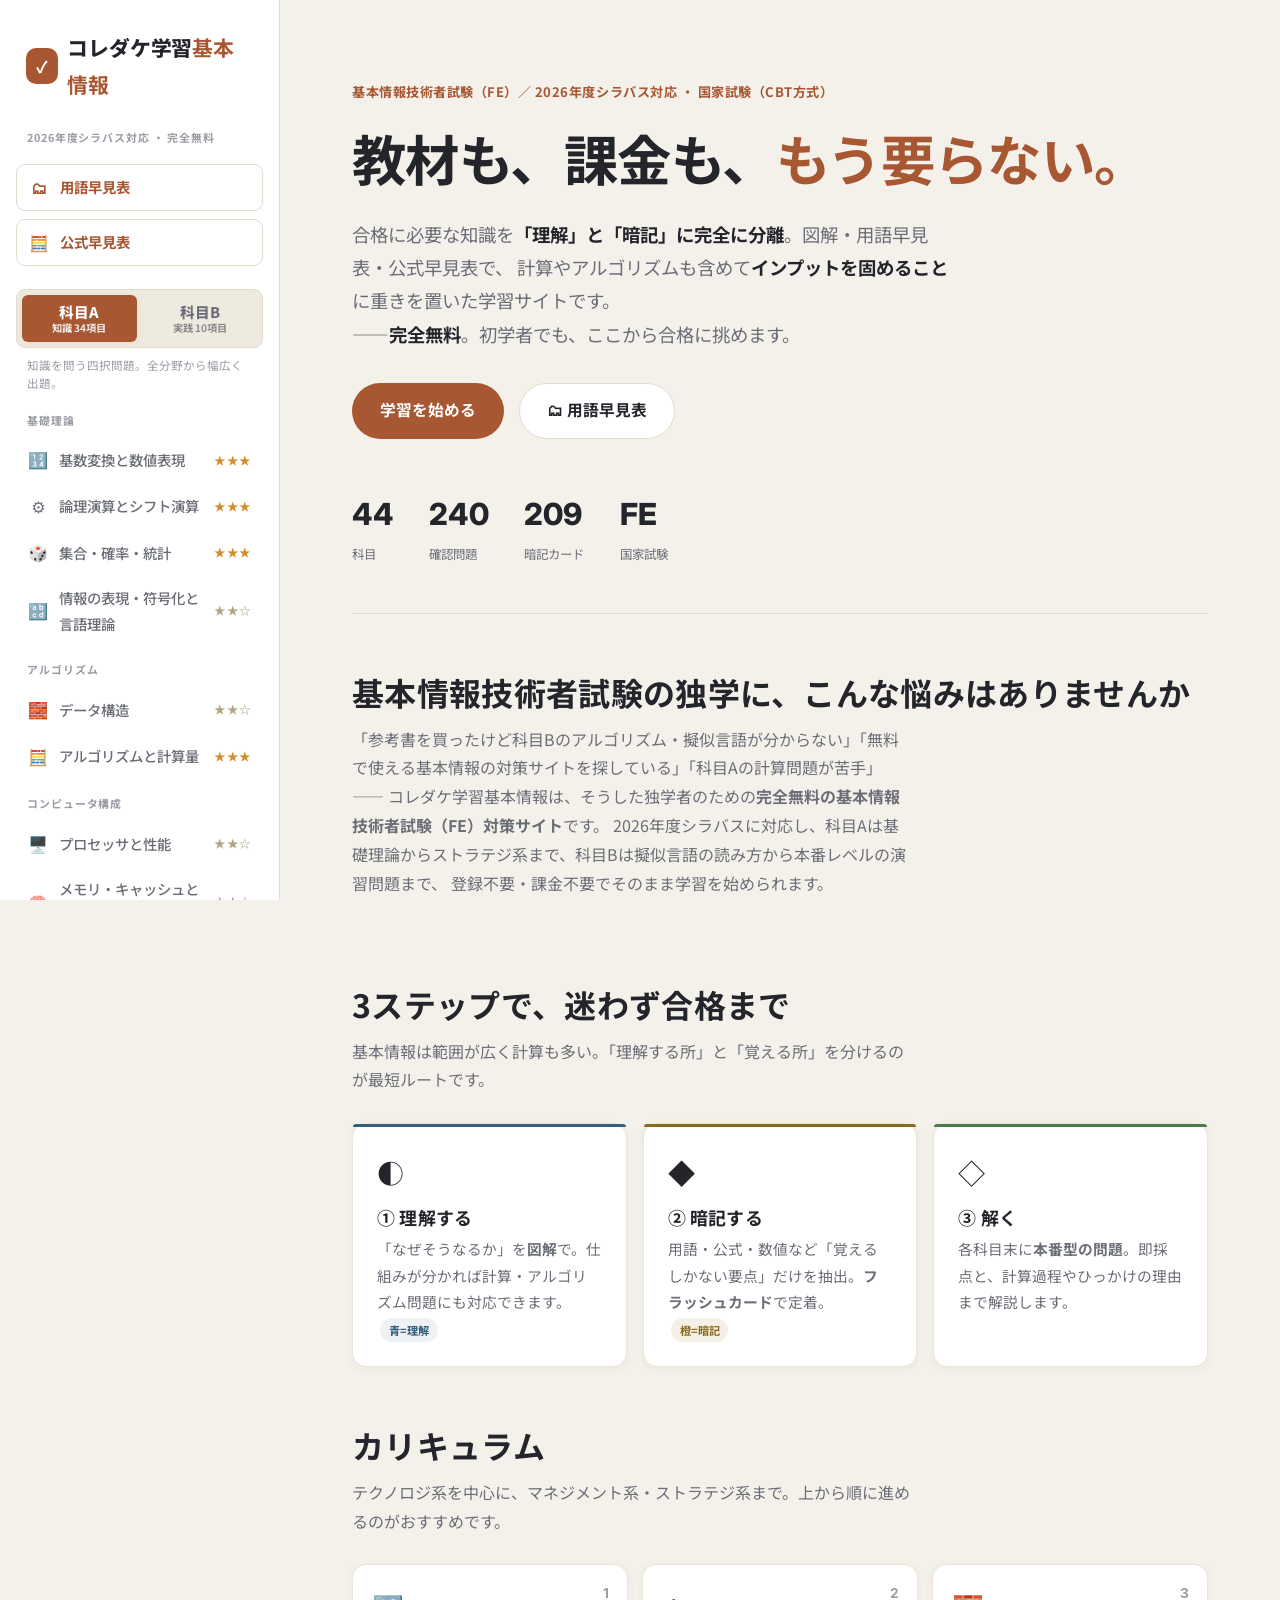
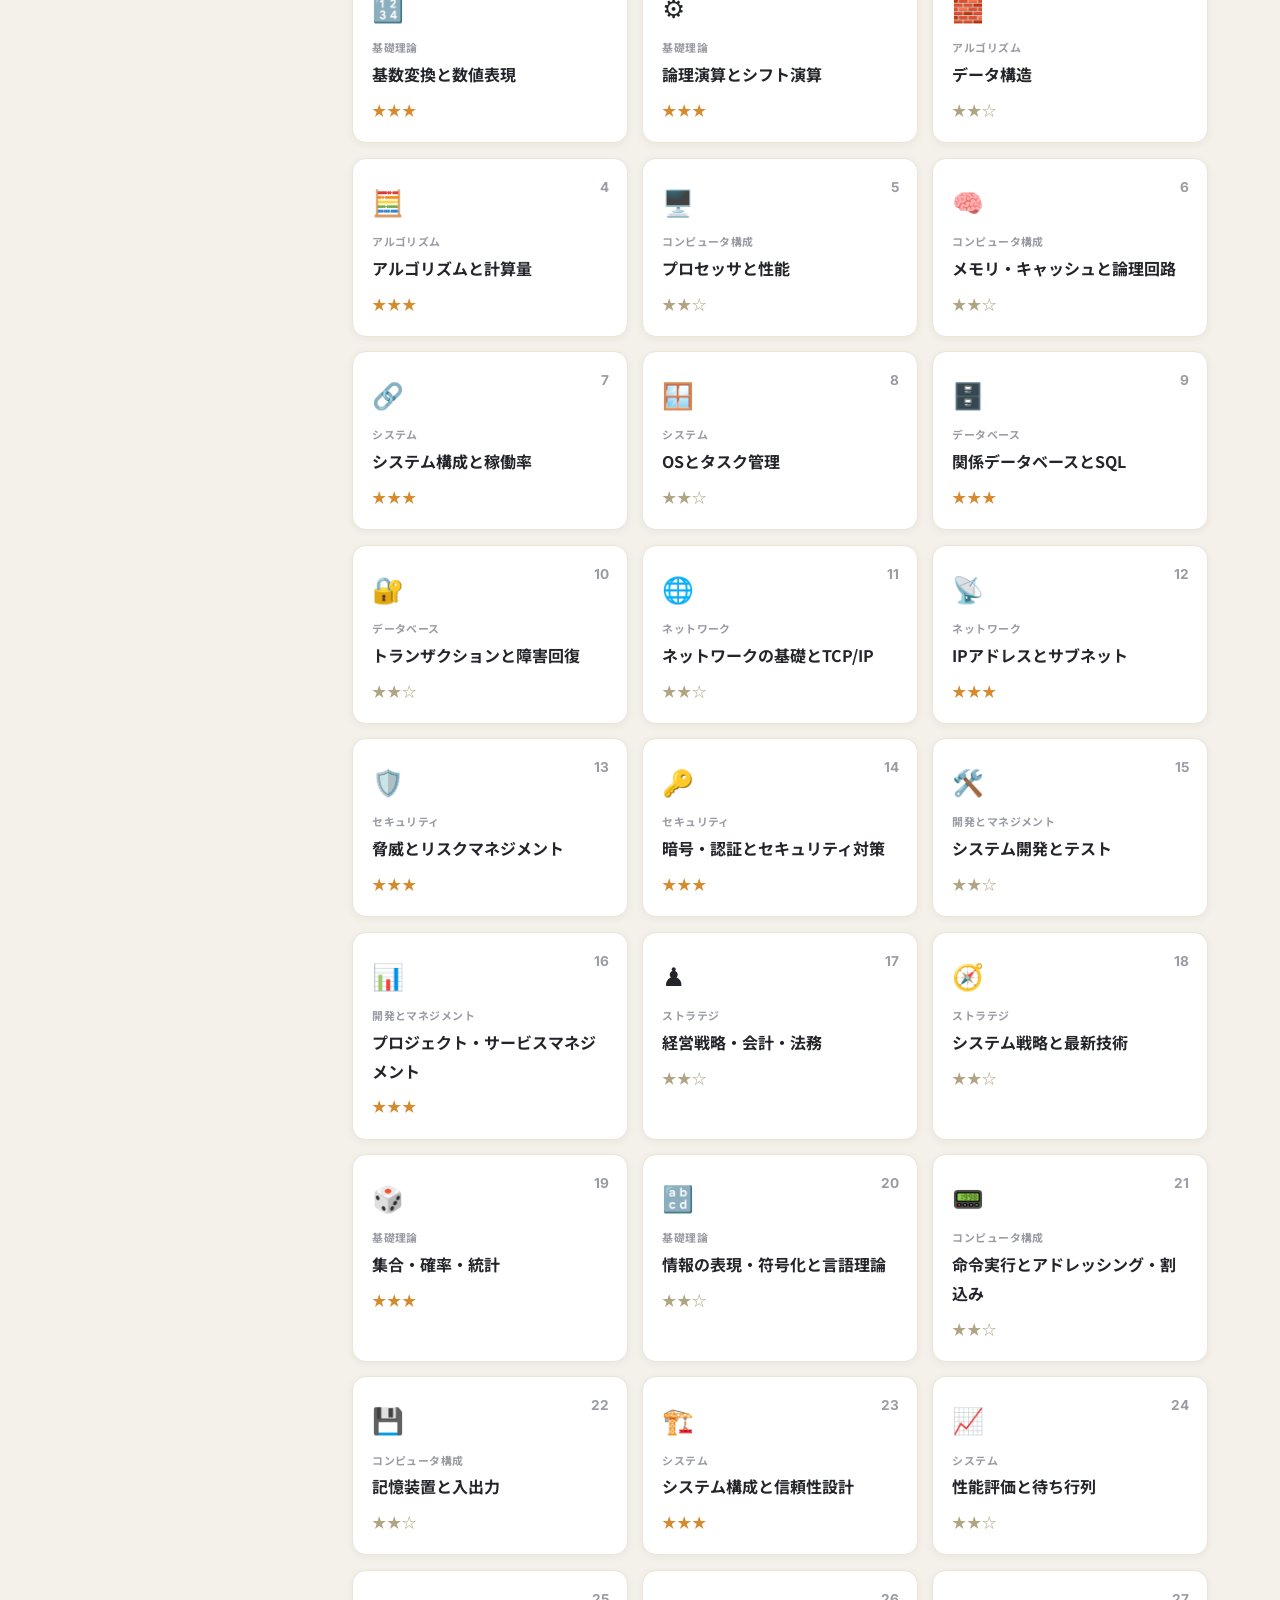
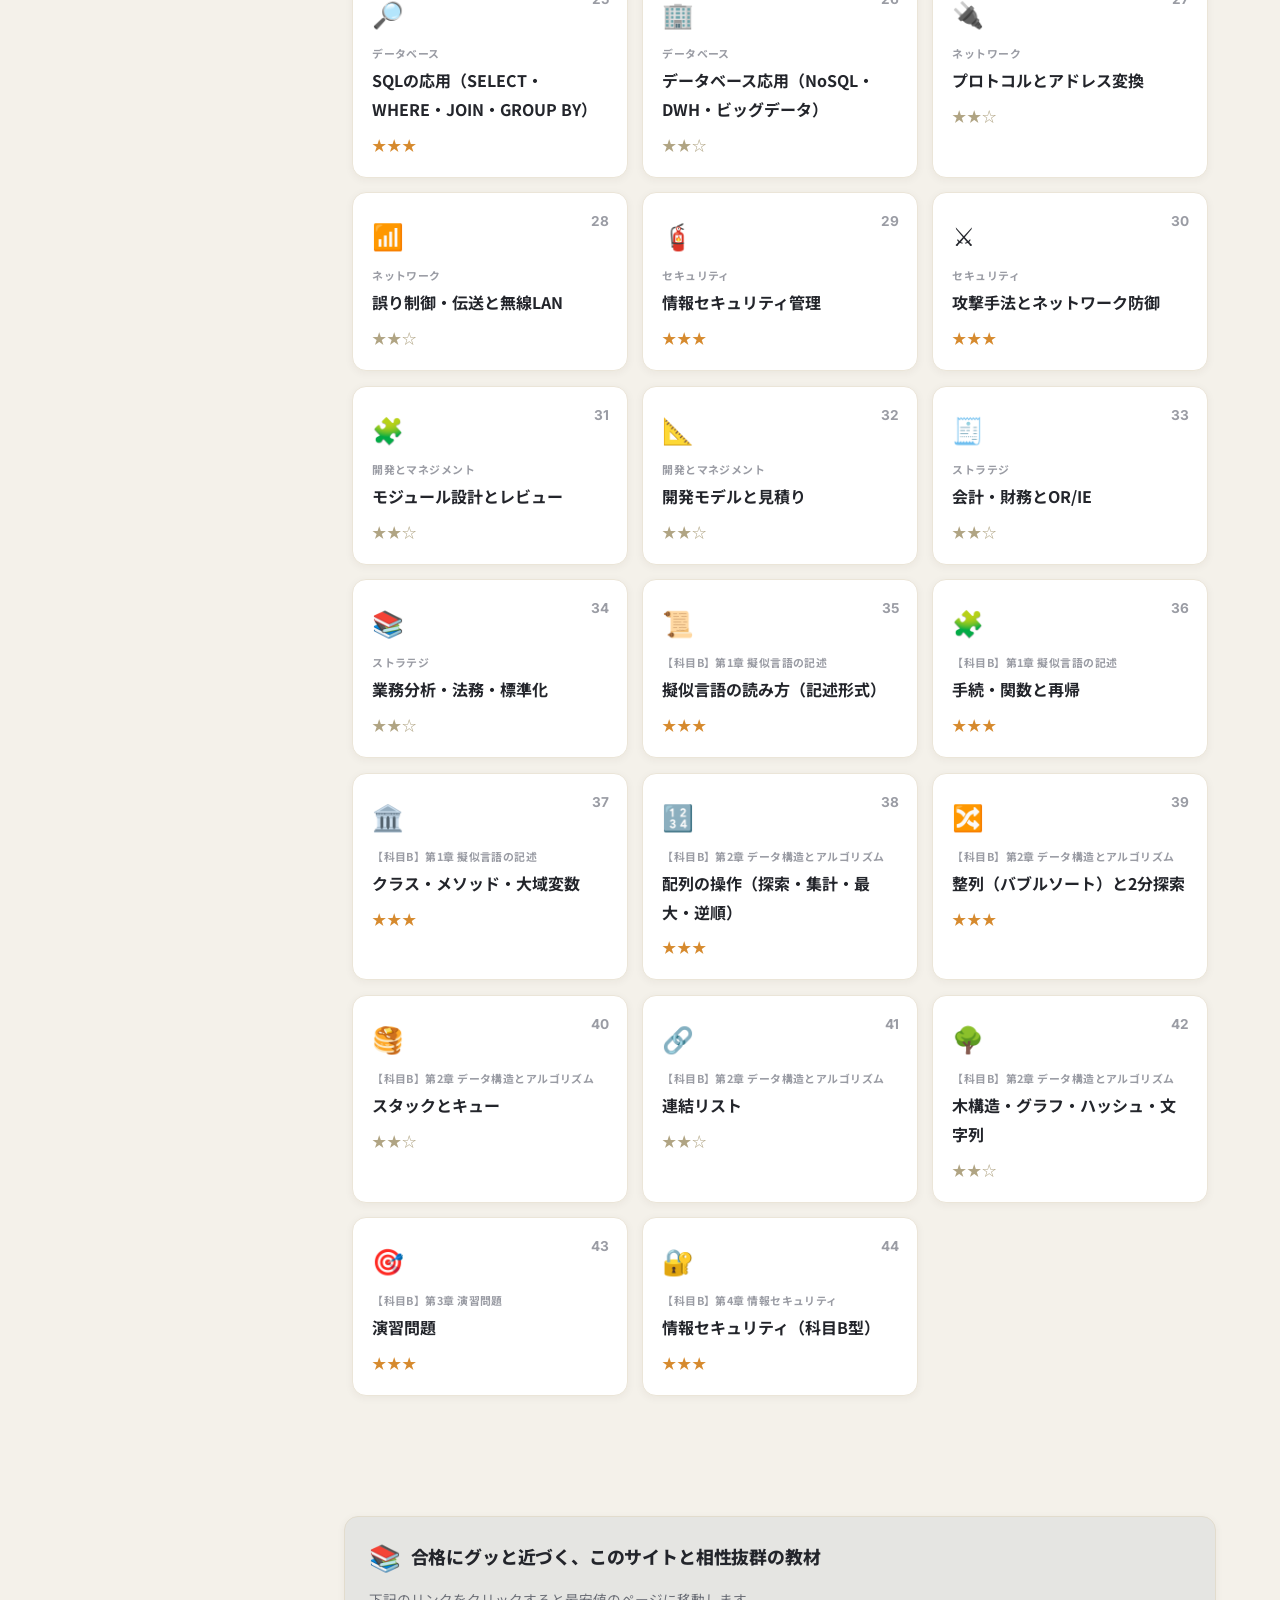
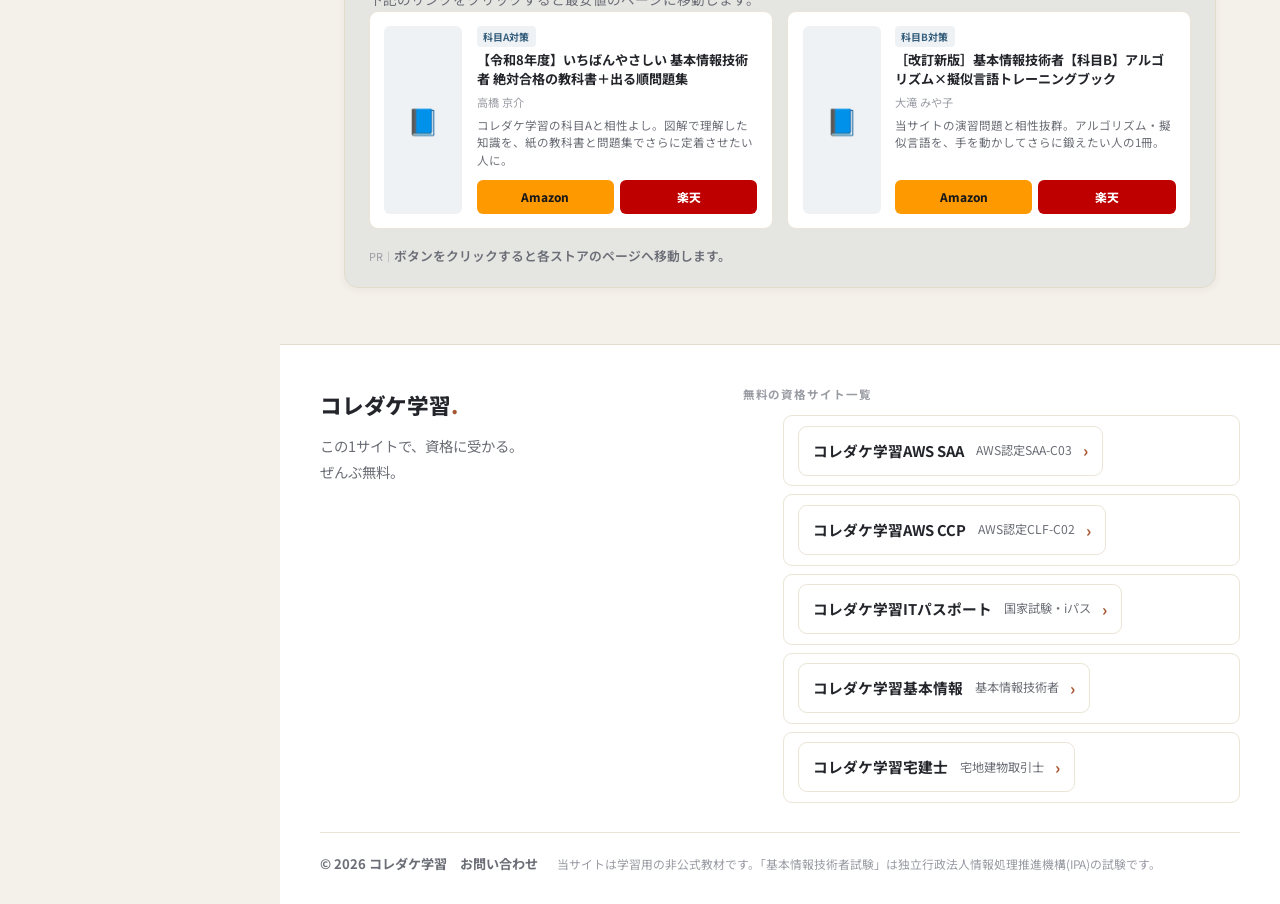
<file: kihonjoho/index.html>
<!doctype html>
<html lang="ja">
  <head>
    <meta charset="UTF-8" />
    <meta name="viewport" content="width=device-width, initial-scale=1.0" />

    <title>コレダケ学習基本情報｜2026年度対応・完全無料で合格する図解学習サイト</title>
    <meta
      name="description"
      content="コレダケ学習基本情報。2026年度シラバス対応。参考書も有料講座も不要、たっぷりの図解で理解と暗記を分け、計算・アルゴリズムも本番型問題・用語早見表・公式早見表で固める完全無料の基本情報技術者試験（FE）対策サイト。科目Aの全分野を網羅。"
    />
    <meta name="robots" content="index, follow" />
    <link rel="canonical" href="https://koredakegakusyu.github.io/kihonjoho/" />
    <link rel="icon" type="image/png" sizes="32x32" href="favicon-32.png" />
    <link rel="icon" type="image/png" sizes="16x16" href="favicon-16.png" />
    <link rel="apple-touch-icon" href="apple-touch-icon.png" />

    <meta property="og:type" content="website" />
    <meta property="og:title" content="コレダケ学習基本情報｜2026年度対応・完全無料で合格する図解学習サイト" />
    <meta property="og:description" content="コレダケ学習基本情報。2026年度対応。参考書も課金も不要、図解で理解と暗記を分け、計算・アルゴリズムも本番型問題・用語早見表・公式早見表で固める完全無料のFE対策サイト。" />
    <meta property="og:locale" content="ja_JP" />
    <meta name="twitter:card" content="summary" />
    <meta name="twitter:title" content="コレダケ学習基本情報｜2026年度対応・完全無料で合格" />
    <meta name="twitter:description" content="2026年度対応。参考書も課金も不要。図解で理解と暗記を分け、本番型問題・用語早見表・公式早見表で固める完全無料の基本情報技術者対策。" />
    <meta name="theme-color" content="#f4f1ea" />

    <link rel="preconnect" href="https://fonts.googleapis.com" />
    <link rel="preconnect" href="https://fonts.gstatic.com" crossorigin />
    <link
      href="https://fonts.googleapis.com/css2?family=Inter:wght@400;500;600;700;800&family=Noto+Sans+JP:wght@400;500;700;800&display=swap"
      rel="stylesheet"
    />
    <link rel="stylesheet" href="./css/style.css" />

    <!-- Google Search Console サイト所有権の確認 -->
    <meta name="google-site-verification" content="z-QS4FOMwvzaD2211LjCVuNZn6IRiHYNDLGI3yYbw_s" />

    <!-- Impact サイト所有権の確認 -->
    <meta name="impact-site-verification" content="f967394c-8c79-4863-a4a4-ca4e03a12639" />
  </head>
  <body>
    <a class="skip-link" href="#content">本文へスキップ</a>

    <aside class="sidebar" id="sidebar" aria-label="学習メニュー">
      <a class="brand" href="#home" data-nav>
        <span class="brand-mark" aria-hidden="true">✓</span>
        <span class="brand-text">コレダケ学習<strong>基本情報</strong></span>
      </a>
      <div class="brand-sub">2026年度シラバス対応 ・ 完全無料</div>
      <nav class="nav" id="nav" aria-label="科目一覧"><!-- JSで生成 --></nav>
      <p class="sidebar-foot">インプット（理解・暗記）に重きを置いた学習サイト。<br />上から順に進めれば全範囲を一周できます。</p>
    </aside>

    <div class="sidebar-overlay" id="sidebar-overlay" hidden></div>

    <header class="topbar">
      <button class="menu-btn" id="menu-btn" aria-label="メニュー" aria-expanded="false">
        <span></span><span></span><span></span>
      </button>
      <a class="topbar-brand" href="#home" data-nav>コレダケ学習<strong>基本情報</strong></a>
    </header>

    <main class="main" id="content">
      <p style="position:absolute;width:1px;height:1px;padding:0;margin:-1px;overflow:hidden;clip:rect(0 0 0 0);white-space:nowrap;border:0;">Impact-Site-Verification: f967394c-8c79-4863-a4a4-ca4e03a12639</p>
      <section class="view" id="view-home">
        <div class="hero">
          <p class="hero-eyebrow">基本情報技術者試験（FE）／ 2026年度シラバス対応 ・ 国家試験（CBT方式）</p>
          <h1 class="hero-title">
            教材も、課金も、<span class="em">もう要らない。</span>
          </h1>
          <p class="hero-lead">
            合格に必要な知識を<strong>「理解」と「暗記」に完全に分離</strong>。図解・用語早見表・公式早見表で、
            計算やアルゴリズムも含めて<strong>インプットを固めること</strong>に重きを置いた学習サイトです。<br />
            ——<strong>完全無料</strong>。初学者でも、ここから合格に挑めます。
          </p>
          <div class="hero-actions">
            <a class="btn btn-primary" href="#curriculum" data-nav>学習を始める</a>
            <a class="btn btn-ghost" href="#compare" data-nav>🗂 用語早見表</a>
          </div>

          <div class="hero-stats">
            <div><span class="stat-num" id="stat-modules">—</span><span class="stat-label">科目</span></div>
            <div><span class="stat-num" id="stat-questions">—</span><span class="stat-label">確認問題</span></div>
            <div><span class="stat-num" id="stat-cards">—</span><span class="stat-label">暗記カード</span></div>
            <div><span class="stat-num">FE</span><span class="stat-label">国家試験</span></div>
          </div>
        </div>

        <section class="block" id="about">
          <h2 class="block-title">基本情報技術者試験の独学に、こんな悩みはありませんか</h2>
          <p class="block-sub">
            「参考書を買ったけど科目Bのアルゴリズム・擬似言語が分からない」「無料で使える基本情報の対策サイトを探している」「科目Aの計算問題が苦手」——
            コレダケ学習基本情報は、そうした独学者のための<strong>完全無料の基本情報技術者試験（FE）対策サイト</strong>です。
            2026年度シラバスに対応し、科目Aは基礎理論からストラテジ系まで、科目Bは擬似言語の読み方から本番レベルの演習問題まで、
            登録不要・課金不要でそのまま学習を始められます。
          </p>
        </section>

        <section class="block" id="how">
          <h2 class="block-title">3ステップで、迷わず合格まで</h2>
          <p class="block-sub">基本情報は範囲が広く計算も多い。「理解する所」と「覚える所」を分けるのが最短ルートです。</p>
          <div class="feature-grid">
            <article class="feature-card accent-understand">
              <div class="feature-icon" aria-hidden="true">◐</div>
              <h3>① 理解する</h3>
              <p>「なぜそうなるか」を<strong>図解</strong>で。仕組みが分かれば計算・アルゴリズム問題にも対応できます。<span class="tag tag-understand">青=理解</span></p>
            </article>
            <article class="feature-card accent-memorize">
              <div class="feature-icon" aria-hidden="true">◆</div>
              <h3>② 暗記する</h3>
              <p>用語・公式・数値など「覚えるしかない要点」だけを抽出。<strong>フラッシュカード</strong>で定着。<span class="tag tag-memorize">橙=暗記</span></p>
            </article>
            <article class="feature-card accent-test">
              <div class="feature-icon" aria-hidden="true">◇</div>
              <h3>③ 解く</h3>
              <p>各科目末に<strong>本番型の問題</strong>。即採点と、計算過程やひっかけの理由まで解説します。</p>
            </article>
          </div>
        </section>

        <section class="block" id="curriculum">
          <h2 class="block-title">カリキュラム</h2>
          <p class="block-sub">テクノロジ系を中心に、マネジメント系・ストラテジ系まで。上から順に進めるのがおすすめです。</p>
          <div class="dashboard" id="dashboard"><!-- JSで生成 --></div>
        </section>
      </section>

      <section class="view" id="view-module" hidden></section>

      <div class="ad ad-bottom" id="ad-bottom" aria-label="広告"></div>

      <section class="affiliate-section" aria-label="このサイトと相性のいい教材">
        <div class="affiliate-box">
          <div class="affiliate-head">
            <span class="affiliate-icon" aria-hidden="true">📚</span>
            <span class="affiliate-title">合格にグッと近づく、このサイトと相性抜群の教材</span>
          </div>
          <p class="affiliate-lead">下記のリンクをクリックすると最安値のページに移動します。</p>
          <div class="affiliate-grid" id="affiliate-products"><!-- affiliate.js で生成 --></div>
          <p class="affiliate-note"><span class="affiliate-pr-mini">PR</span>｜<span class="affiliate-note-link">ボタンをクリックすると各ストアのページへ移動します。</span></p>
        </div>
      </section>

      <footer class="site-footer">
        <div class="footer-top">
          <div class="footer-brand">
            <span class="footer-logo">コレダケ学習<span>.</span></span>
            <p class="footer-tagline">この1サイトで、資格に受かる。ぜんぶ無料。</p>
          </div>
          <nav class="footer-net" aria-label="コレダケ学習 シリーズ">
            <h2 class="footer-h">無料の資格サイト一覧</h2>
            <ul class="fnet-list" id="footer-sites"><!-- network.js で生成 --></ul>
          </nav>
        </div>
        <div class="footer-bottom">
          <p class="footer-copy">© <span id="footer-year">2026</span> コレダケ学習　<a href="#contact" data-nav>お問い合わせ</a></p>
          <p class="footer-note">当サイトは学習用の非公式教材です。「基本情報技術者試験」は独立行政法人情報処理推進機構(IPA)の試験です。</p>
        </div>
      </footer>
    </main>

    <aside class="ad ad-rail" id="ad-rail" aria-label="広告"></aside>

    <button class="to-top" id="to-top" aria-label="先頭へ戻る" hidden>↑</button>

    <script src="./js/data/01-base.js" defer></script>
    <script src="./js/data/02-algo.js" defer></script>
    <script src="./js/data/03-computer.js" defer></script>
    <script src="./js/data/04-syssoft.js" defer></script>
    <script src="./js/data/05-database.js" defer></script>
    <script src="./js/data/06-network.js" defer></script>
    <script src="./js/data/07-security.js" defer></script>
    <script src="./js/data/08-dev.js" defer></script>
    <script src="./js/data/09-strategy.js" defer></script>
    <script src="./js/data/10-math.js" defer></script>
    <script src="./js/data/11-hardware.js" defer></script>
    <script src="./js/data/12-sysperf.js" defer></script>
    <script src="./js/data/13-db2.js" defer></script>
    <script src="./js/data/14-net2.js" defer></script>
    <script src="./js/data/15-sec2.js" defer></script>
    <script src="./js/data/16-dev2.js" defer></script>
    <script src="./js/data/17-strat2.js" defer></script>
    <script src="./js/data/90-supplement.js" defer></script>
    <script src="./js/data/91-fe-plus.js" defer></script>
    <script src="./js/data/92-kakomon-hosei.js" defer></script>
    <script src="./js/data/B00-pseudo-helper.js" defer></script>
    <script src="./js/data/B01-pseudo-basics.js" defer></script>
    <script src="./js/data/B02-functions.js" defer></script>
    <script src="./js/data/B02b-class.js" defer></script>
    <script src="./js/data/B03-array.js" defer></script>
    <script src="./js/data/B04-sort-search.js" defer></script>
    <script src="./js/data/B05-stack-queue.js" defer></script>
    <script src="./js/data/B06-linked-list.js" defer></script>
    <script src="./js/data/B07-tree-hash.js" defer></script>
    <script src="./js/data/B09-jissen.js" defer></script>
    <script src="./js/data/B08-security-b.js" defer></script>
    <script src="./js/data/compare.js" defer></script>
    <script src="./js/data/formulas.js" defer></script>
    <script src="./js/data/freq.js" defer></script>
    <script src="./js/app.js" defer></script>
    <script src="./js/network.js" defer></script>
    <script src="./js/affiliate.js" defer></script>
  </body>
</html>
</file>
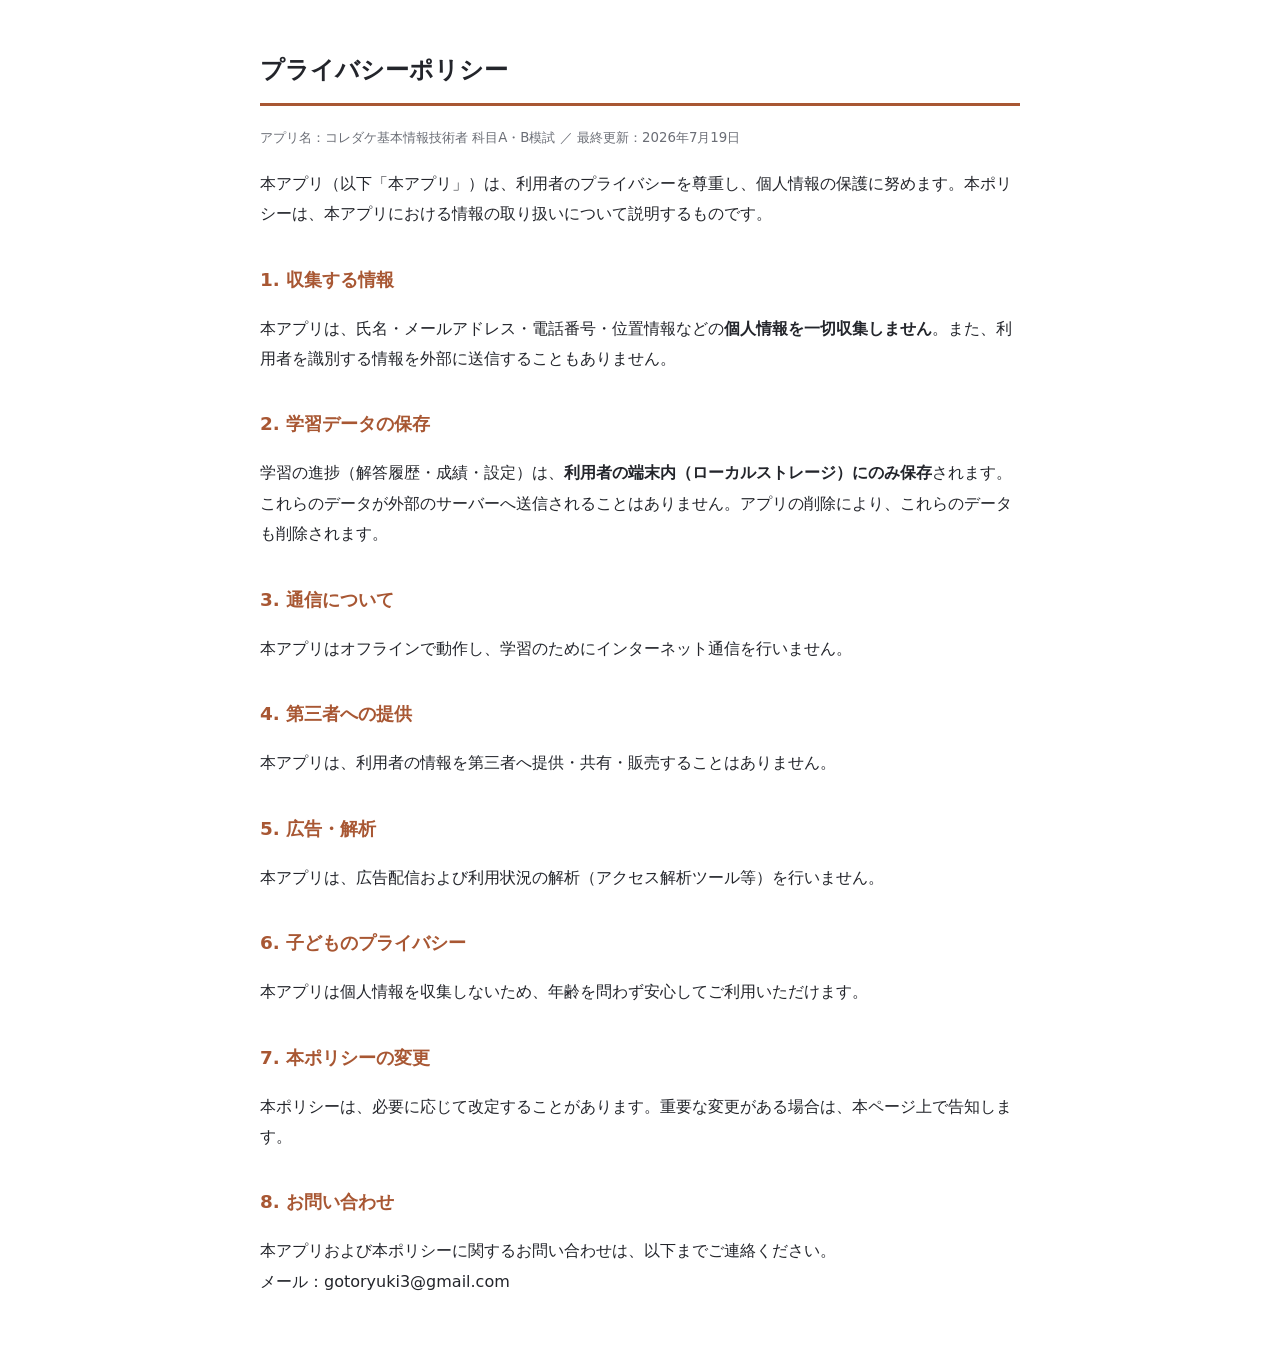
<file: privacy/index.html>
<!doctype html>
<html lang="ja">
<head>
<meta charset="utf-8">
<meta name="viewport" content="width=device-width, initial-scale=1">
<title>プライバシーポリシー｜コレダケ基本情報模試</title>
<style>
  body{font-family:system-ui,"Hiragino Sans","Noto Sans JP",sans-serif;line-height:1.9;max-width:760px;margin:0 auto;padding:32px 20px;color:#23252b}
  h1{font-size:1.5rem;border-bottom:3px solid #a85733;padding-bottom:.4em}
  h2{font-size:1.15rem;margin-top:1.8em;color:#a85733}
  small{color:#6b6e76}
</style>
</head>
<body>
<h1>プライバシーポリシー</h1>
<p><small>アプリ名：コレダケ基本情報技術者 科目A・B模試 ／ 最終更新：2026年7月19日</small></p>

<p>本アプリ（以下「本アプリ」）は、利用者のプライバシーを尊重し、個人情報の保護に努めます。本ポリシーは、本アプリにおける情報の取り扱いについて説明するものです。</p>

<h2>1. 収集する情報</h2>
<p>本アプリは、氏名・メールアドレス・電話番号・位置情報などの<strong>個人情報を一切収集しません</strong>。また、利用者を識別する情報を外部に送信することもありません。</p>

<h2>2. 学習データの保存</h2>
<p>学習の進捗（解答履歴・成績・設定）は、<strong>利用者の端末内（ローカルストレージ）にのみ保存</strong>されます。これらのデータが外部のサーバーへ送信されることはありません。アプリの削除により、これらのデータも削除されます。</p>

<h2>3. 通信について</h2>
<p>本アプリはオフラインで動作し、学習のためにインターネット通信を行いません。</p>

<h2>4. 第三者への提供</h2>
<p>本アプリは、利用者の情報を第三者へ提供・共有・販売することはありません。</p>

<h2>5. 広告・解析</h2>
<p>本アプリは、広告配信および利用状況の解析（アクセス解析ツール等）を行いません。</p>

<h2>6. 子どものプライバシー</h2>
<p>本アプリは個人情報を収集しないため、年齢を問わず安心してご利用いただけます。</p>

<h2>7. 本ポリシーの変更</h2>
<p>本ポリシーは、必要に応じて改定することがあります。重要な変更がある場合は、本ページ上で告知します。</p>

<h2>8. お問い合わせ</h2>
<p>本アプリおよび本ポリシーに関するお問い合わせは、以下までご連絡ください。<br>
メール：gotoryuki3@gmail.com</p>
</body>
</html>
</file>
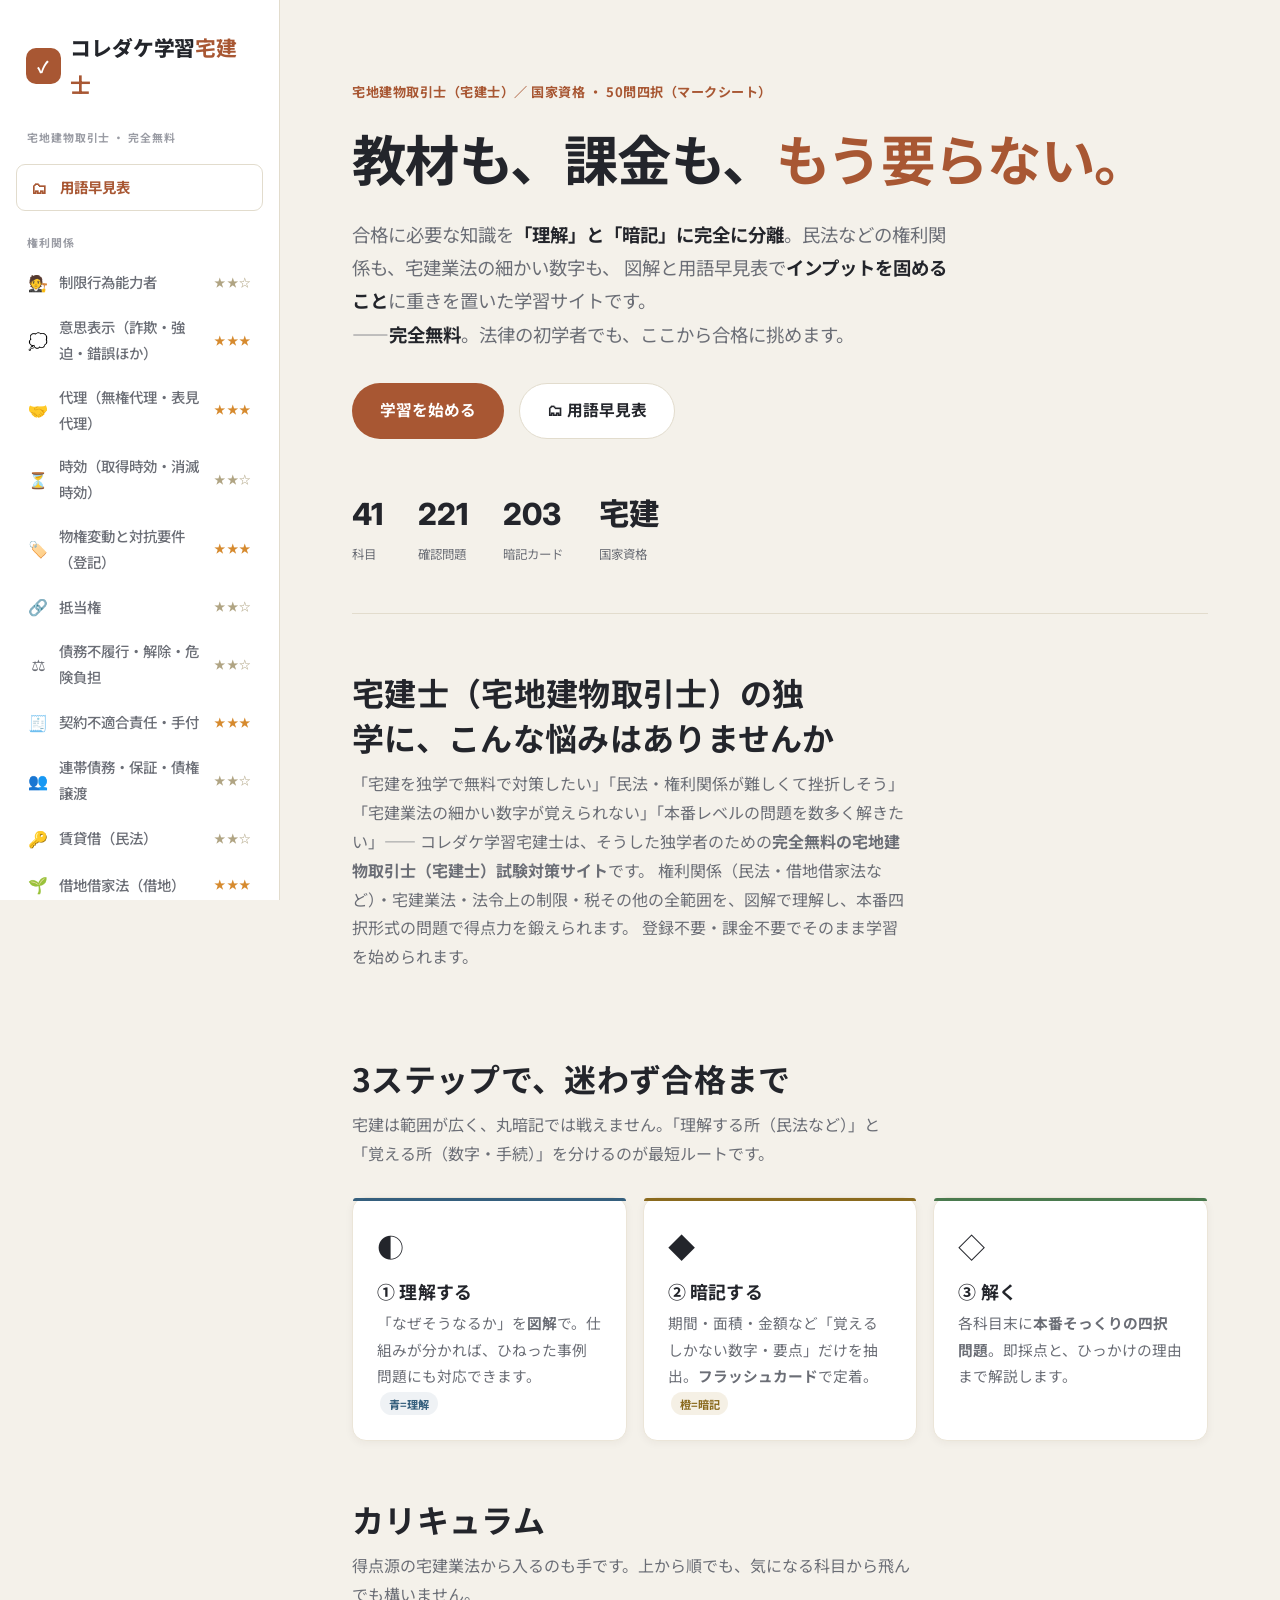
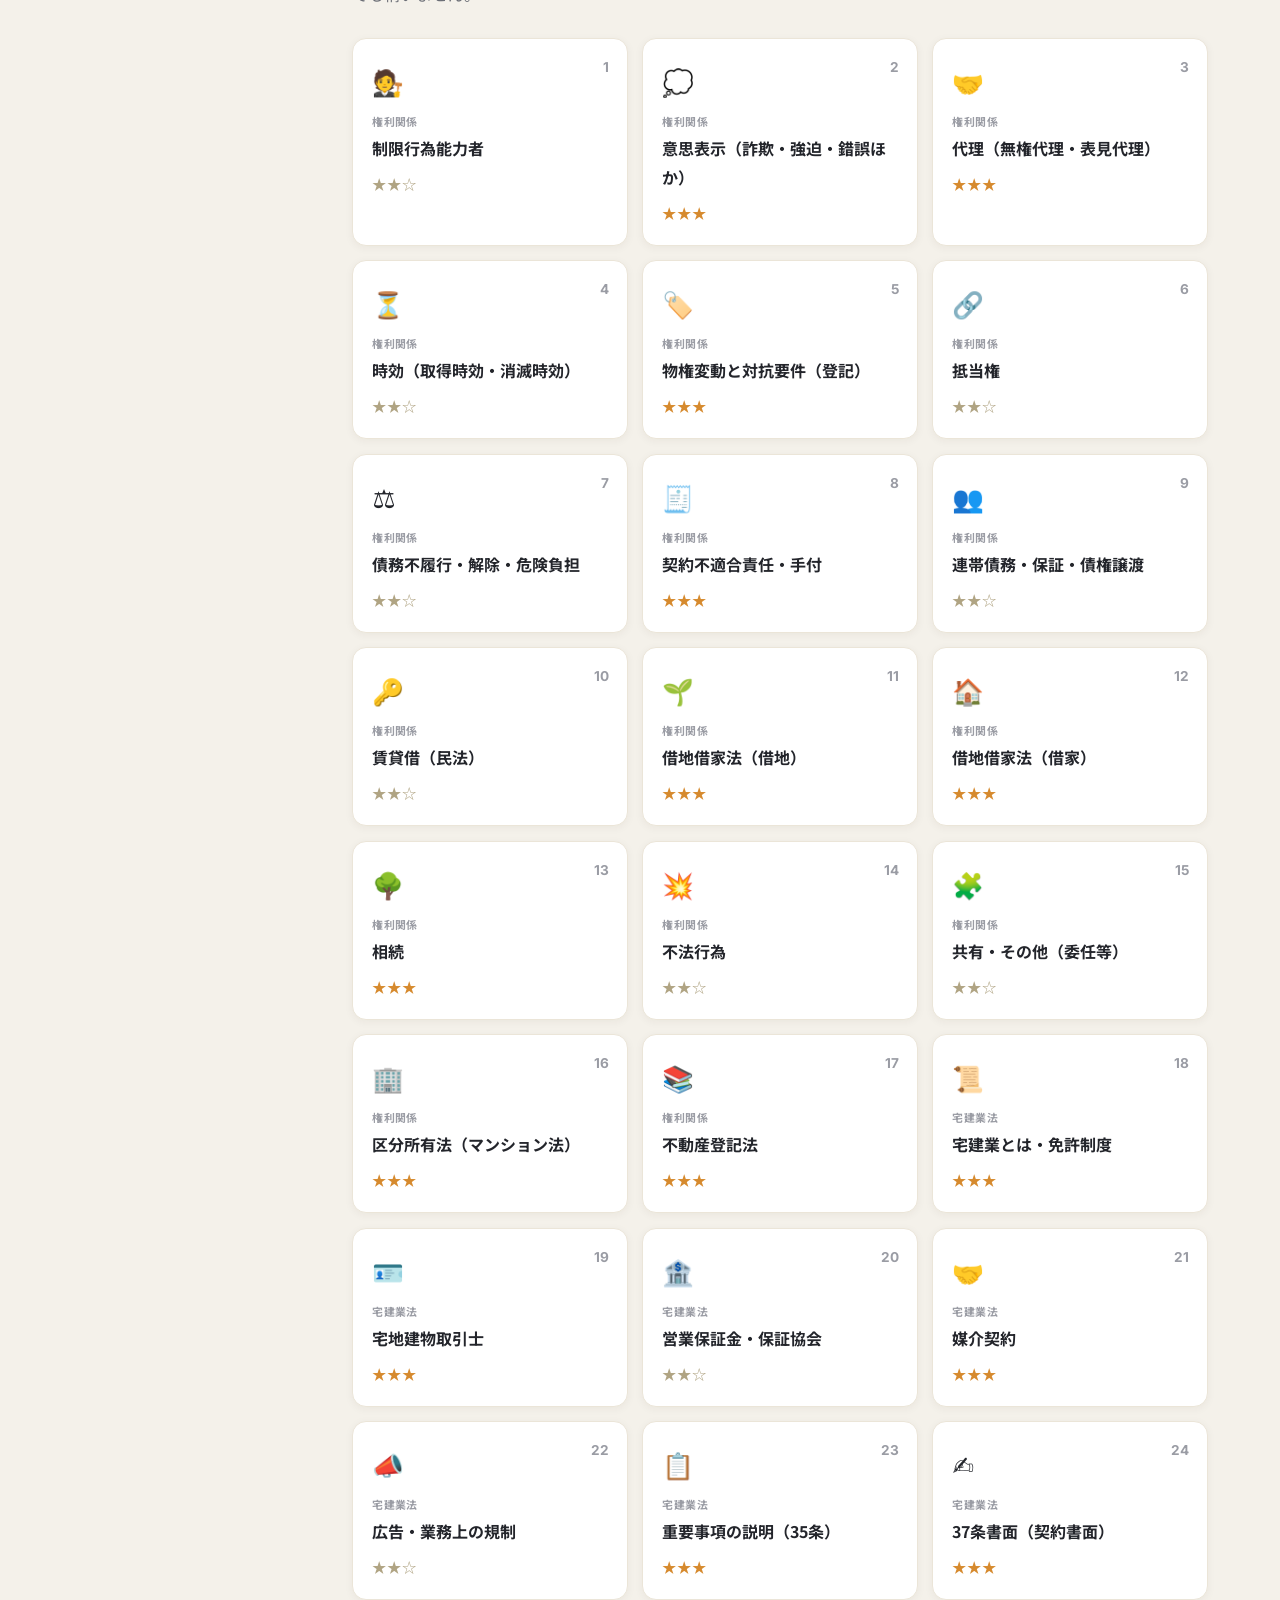
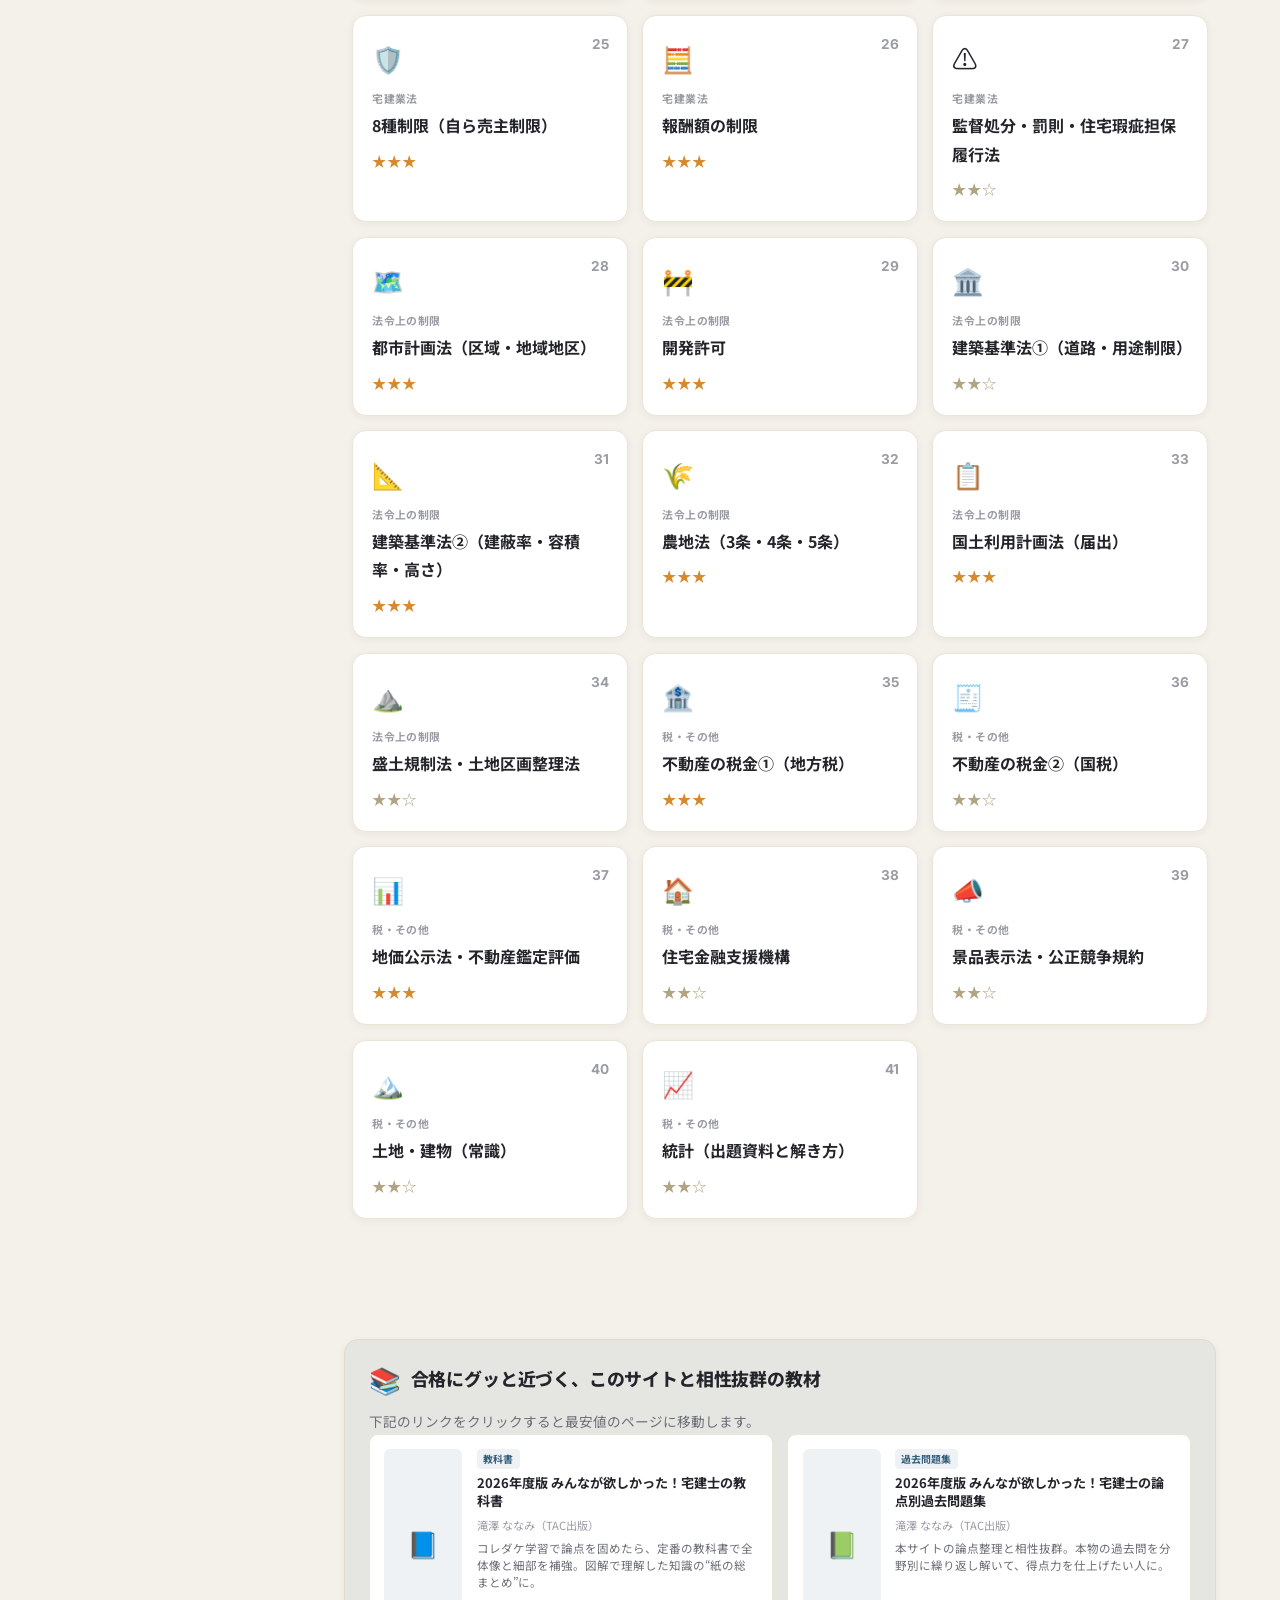
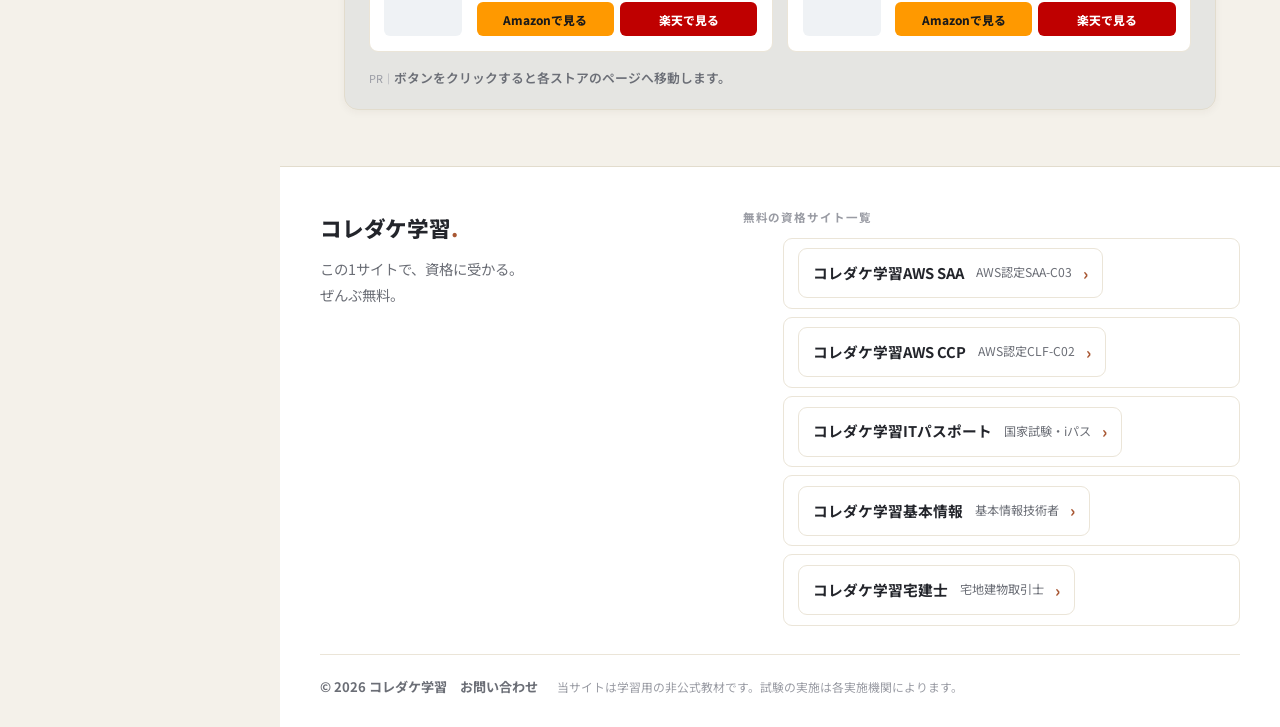
<file: takken/index.html>
<!doctype html>
<html lang="ja">
  <head>
    <meta charset="UTF-8" />
    <meta name="viewport" content="width=device-width, initial-scale=1.0" />

    <title>コレダケ学習宅建士｜完全無料で合格する図解学習サイト（宅地建物取引士）</title>
    <meta
      name="description"
      content="コレダケ学習宅建士。参考書も有料講座も不要、たっぷりの図解で理解と暗記を分け、本番型問題と用語早見表で仕上げる完全無料の宅地建物取引士（宅建士）試験対策サイト。権利関係・宅建業法・法令上の制限・税その他の全範囲を初学者にもやさしく解説。"
    />
    <meta name="robots" content="index, follow" />
    <link rel="canonical" href="https://koredakegakusyu.github.io/takken/" />
    <link rel="icon" type="image/png" sizes="32x32" href="favicon-32.png" />
    <link rel="icon" type="image/png" sizes="16x16" href="favicon-16.png" />
    <link rel="apple-touch-icon" href="apple-touch-icon.png" />

    <meta property="og:type" content="website" />
    <meta property="og:title" content="コレダケ学習宅建士｜完全無料で合格する図解学習サイト" />
    <meta property="og:description" content="コレダケ学習宅建士。参考書も課金も不要、図解で理解と暗記を分け、本番型問題と早見表で仕上げる完全無料の宅建士試験対策サイト。" />
    <meta property="og:locale" content="ja_JP" />
    <meta name="twitter:card" content="summary" />
    <meta name="twitter:title" content="コレダケ学習宅建士｜完全無料で合格" />
    <meta name="twitter:description" content="参考書も課金も不要。図解で理解と暗記を分け、本番型問題と早見表で仕上げる完全無料の宅建士試験対策。" />
    <meta name="theme-color" content="#f4f1ea" />

    <link rel="preconnect" href="https://fonts.googleapis.com" />
    <link rel="preconnect" href="https://fonts.gstatic.com" crossorigin />
    <link
      href="https://fonts.googleapis.com/css2?family=Inter:wght@400;500;600;700;800&family=Noto+Sans+JP:wght@400;500;700;800&display=swap"
      rel="stylesheet"
    />
    <link rel="stylesheet" href="./css/style.css" />

    <!-- Google Search Console サイト所有権の確認 -->
    <meta name="google-site-verification" content="z-QS4FOMwvzaD2211LjCVuNZn6IRiHYNDLGI3yYbw_s" />
  </head>
  <body>
    <a class="skip-link" href="#content">本文へスキップ</a>

    <!-- ===== サイドバー（ナビはJSで生成） ===== -->
    <aside class="sidebar" id="sidebar" aria-label="学習メニュー">
      <a class="brand" href="#home" data-nav>
        <span class="brand-mark" aria-hidden="true">✓</span>
        <span class="brand-text">コレダケ学習<strong>宅建士</strong></span>
      </a>
      <div class="brand-sub">宅地建物取引士 ・ 完全無料</div>
      <nav class="nav" id="nav" aria-label="科目一覧"><!-- JSで生成 --></nav>
      <p class="sidebar-foot">このサイトだけで合格に必要な範囲を網羅。<br />上から順に進めれば完走できます。</p>
    </aside>

    <div class="sidebar-overlay" id="sidebar-overlay" hidden></div>

    <!-- ===== トップバー（モバイル） ===== -->
    <header class="topbar">
      <button class="menu-btn" id="menu-btn" aria-label="メニュー" aria-expanded="false">
        <span></span><span></span><span></span>
      </button>
      <a class="topbar-brand" href="#home" data-nav>コレダケ学習<strong>宅建士</strong></a>
    </header>

    <!-- ===== メイン ===== -->
    <main class="main" id="content">
      <!-- ホーム -->
      <section class="view" id="view-home">
        <div class="hero">
          <p class="hero-eyebrow">宅地建物取引士（宅建士）／ 国家資格 ・ 50問四択（マークシート）</p>
          <h1 class="hero-title">
            教材も、課金も、<span class="em">もう要らない。</span>
          </h1>
          <p class="hero-lead">
            合格に必要な知識を<strong>「理解」と「暗記」に完全に分離</strong>。民法などの権利関係も、宅建業法の細かい数字も、
            図解と用語早見表で<strong>インプットを固めること</strong>に重きを置いた学習サイトです。<br />
            ——<strong>完全無料</strong>。法律の初学者でも、ここから合格に挑めます。
          </p>
          <div class="hero-actions">
            <a class="btn btn-primary" href="#curriculum" data-nav>学習を始める</a>
            <a class="btn btn-ghost" href="#compare" data-nav>🗂 用語早見表</a>
          </div>

          <div class="hero-stats">
            <div><span class="stat-num" id="stat-modules">—</span><span class="stat-label">科目</span></div>
            <div><span class="stat-num" id="stat-questions">—</span><span class="stat-label">確認問題</span></div>
            <div><span class="stat-num" id="stat-cards">—</span><span class="stat-label">暗記カード</span></div>
            <div><span class="stat-num">宅建</span><span class="stat-label">国家資格</span></div>
          </div>
        </div>

        <section class="block" id="about">
          <h2 class="block-title">宅建士（宅地建物取引士）の独学に、こんな悩みはありませんか</h2>
          <p class="block-sub">
            「宅建を独学で無料で対策したい」「民法・権利関係が難しくて挫折しそう」「宅建業法の細かい数字が覚えられない」「本番レベルの問題を数多く解きたい」——
            コレダケ学習宅建士は、そうした独学者のための<strong>完全無料の宅地建物取引士（宅建士）試験対策サイト</strong>です。
            権利関係（民法・借地借家法など）・宅建業法・法令上の制限・税その他の全範囲を、図解で理解し、本番四択形式の問題で得点力を鍛えられます。
            登録不要・課金不要でそのまま学習を始められます。
          </p>
        </section>

        <!-- 進め方 -->
        <section class="block" id="how">
          <h2 class="block-title">3ステップで、迷わず合格まで</h2>
          <p class="block-sub">宅建は範囲が広く、丸暗記では戦えません。「理解する所（民法など）」と「覚える所（数字・手続）」を分けるのが最短ルートです。</p>
          <div class="feature-grid">
            <article class="feature-card accent-understand">
              <div class="feature-icon" aria-hidden="true">◐</div>
              <h3>① 理解する</h3>
              <p>「なぜそうなるか」を<strong>図解</strong>で。仕組みが分かれば、ひねった事例問題にも対応できます。<span class="tag tag-understand">青=理解</span></p>
            </article>
            <article class="feature-card accent-memorize">
              <div class="feature-icon" aria-hidden="true">◆</div>
              <h3>② 暗記する</h3>
              <p>期間・面積・金額など「覚えるしかない数字・要点」だけを抽出。<strong>フラッシュカード</strong>で定着。<span class="tag tag-memorize">橙=暗記</span></p>
            </article>
            <article class="feature-card accent-test">
              <div class="feature-icon" aria-hidden="true">◇</div>
              <h3>③ 解く</h3>
              <p>各科目末に<strong>本番そっくりの四択問題</strong>。即採点と、ひっかけの理由まで解説します。</p>
            </article>
          </div>
        </section>

        <!-- カリキュラム -->
        <section class="block" id="curriculum">
          <h2 class="block-title">カリキュラム</h2>
          <p class="block-sub">得点源の宅建業法から入るのも手です。上から順でも、気になる科目から飛んでも構いません。</p>
          <div class="dashboard" id="dashboard"><!-- JSで生成 --></div>
        </section>
      </section>

      <!-- 科目ビュー（JSで生成） -->
      <section class="view" id="view-module" hidden></section>

      <!-- 下部広告スロット（空の間は自動で非表示。審査通過後にここへ配信タグを貼る） -->
      <div class="ad ad-bottom" id="ad-bottom" aria-label="広告"></div>

      <section class="affiliate-section" aria-label="このサイトと相性のいい教材">
        <div class="affiliate-box">
          <div class="affiliate-head">
            <span class="affiliate-icon" aria-hidden="true">📚</span>
            <span class="affiliate-title">合格にグッと近づく、このサイトと相性抜群の教材</span>
          </div>
          <p class="affiliate-lead">下記のリンクをクリックすると最安値のページに移動します。</p>
          <div class="affiliate-grid" id="affiliate-products"><!-- affiliate.js で生成 --></div>
          <p class="affiliate-note"><span class="affiliate-pr-mini">PR</span>｜<span class="affiliate-note-link">ボタンをクリックすると各ストアのページへ移動します。</span></p>
        </div>
      </section>

      <!-- ===== ネットワークフッター（コレダケ学習 シリーズ） ===== -->
      <footer class="site-footer">
        <div class="footer-top">
          <div class="footer-brand">
            <span class="footer-logo">コレダケ学習<span>.</span></span>
            <p class="footer-tagline">この1サイトで、資格に受かる。ぜんぶ無料。</p>
          </div>
          <nav class="footer-net" aria-label="コレダケ学習 シリーズ">
            <h2 class="footer-h">無料の資格サイト一覧</h2>
            <ul class="fnet-list" id="footer-sites"><!-- network.js で生成 --></ul>
          </nav>
        </div>
        <div class="footer-bottom">
          <p class="footer-copy">© <span id="footer-year">2026</span> コレダケ学習　<a href="#contact" data-nav>お問い合わせ</a></p>
          <p class="footer-note">当サイトは学習用の非公式教材です。試験の実施は各実施機関によります。</p>
        </div>
      </footer>
    </main>

    <!-- 右サイド広告スロット（広い画面のみ・空の間は非表示） -->
    <aside class="ad ad-rail" id="ad-rail" aria-label="広告"></aside>

    <button class="to-top" id="to-top" aria-label="先頭へ戻る" hidden>↑</button>

    <script src="./js/data/01-minpo1.js" defer></script>
    <script src="./js/data/02-minpo2.js" defer></script>
    <script src="./js/data/03-minpo3.js" defer></script>
    <script src="./js/data/04-minpo4.js" defer></script>
    <script src="./js/data/05-minpo5.js" defer></script>
    <script src="./js/data/06-kubun-toki.js" defer></script>
    <script src="./js/data/07-gyoho1.js" defer></script>
    <script src="./js/data/08-gyoho2.js" defer></script>
    <script src="./js/data/09-gyoho3.js" defer></script>
    <script src="./js/data/10-gyoho4.js" defer></script>
    <script src="./js/data/11-seigen1.js" defer></script>
    <script src="./js/data/12-seigen2.js" defer></script>
    <script src="./js/data/13-seigen3.js" defer></script>
    <script src="./js/data/14-tax.js" defer></script>
    <script src="./js/data/15-others.js" defer></script>
    <script src="./js/data/16-toukei.js" defer></script>
    <script src="./js/data/90-supplement.js" defer></script>
    <script src="./js/data/91-exam-plus.js" defer></script>
    <script src="./js/data/92-exam-drill.js" defer></script>
    <script src="./js/data/compare.js" defer></script>
    <script src="./js/data/freq.js" defer></script>
    <script src="./js/app.js" defer></script>
    <script src="./js/network.js" defer></script>
    <script src="./js/affiliate.js" defer></script>
  </body>
</html>
</file>
<file: aws-ccp/css/style.css>
/* =============================================================
   SAA Forge — AWS SAA 合格サイト スタイル
   ミルクホワイト基調のシックなライトテーマ
   理解=スレートブルー / 暗記=オーカー で色分け
   ============================================================= */

:root {
  /* ベース（ミルクホワイト） */
  --bg: #f4f1ea;            /* ミルクホワイト（やや暖色） */
  --bg-elev: #ffffff;        /* カード面 */
  --bg-elev-2: #efeadf;      /* 微妙な沈み */
  --card: #ffffff;
  --border: #e2dccd;         /* 暖色の細線 */
  --border-soft: #ebe5d8;

  /* テキスト（インク） */
  --text: #23252b;
  --text-muted: #6b6e76;
  --text-dim: #9a9ca4;

  /* アクセント（くすんだ上品色） */
  --accent: #a85733;         /* テラコッタ（主アクション・ブランド） */
  --accent-hover: #8f4727;
  --understand: #355f7d;      /* 理解=スレートブルー */
  --understand-bg: rgba(53, 95, 125, 0.08);
  --memorize: #8a6a1e;        /* 暗記=オーカー */
  --memorize-bg: rgba(170, 130, 40, 0.12);
  --test: #4a7a4e;            /* テスト=セージ */
  --test-bg: rgba(74, 122, 78, 0.1);
  --danger: #a8412f;
  --diagram-bg: #ffffff;      /* 図解は明るいテキストブック風パネル */

  /* タイポ */
  --font: "Noto Sans JP", "Inter", system-ui, -apple-system, "Segoe UI", sans-serif;
  --font-en: "Inter", "Noto Sans JP", sans-serif;

  /* レイアウト */
  --sidebar-w: 280px;
  --radius: 14px;
  --radius-sm: 9px;
  --shadow: 0 12px 30px rgba(50, 42, 28, 0.08);
  --shadow-soft: 0 2px 8px rgba(50, 42, 28, 0.05);
  --transition: 0.22s ease;
}

/* ---- リセット ---- */
*, *::before, *::after { box-sizing: border-box; }
* { margin: 0; }
html { scroll-behavior: smooth; }
body {
  font-family: var(--font);
  background: var(--bg);
  color: var(--text);
  line-height: 1.8;
  -webkit-font-smoothing: antialiased;
  overflow-x: hidden;
}
img, svg { display: block; max-width: 100%; }
a { color: inherit; text-decoration: none; }
h1, h2, h3, h4 { line-height: 1.4; text-wrap: balance; font-weight: 700; letter-spacing: 0.01em; }
:focus-visible { outline: 2px solid var(--accent); outline-offset: 3px; border-radius: 4px; }

.skip-link {
  position: fixed; left: 1rem; top: -4rem; z-index: 200;
  background: var(--accent); color: #fff; padding: 0.6rem 1rem;
  border-radius: var(--radius-sm); font-weight: 700; transition: top var(--transition);
}
.skip-link:focus { top: 1rem; }

/* =============================================================
   サイドバー
   ============================================================= */
.sidebar {
  position: fixed; inset: 0 auto 0 0;
  width: var(--sidebar-w);
  background: var(--bg-elev);
  border-right: 1px solid var(--border);
  display: flex; flex-direction: column;
  padding: 1.5rem 1rem;
  z-index: 100;
  overflow-y: auto;
}
.brand {
  display: flex; align-items: center; gap: 0.6rem;
  font-size: 1.3rem; font-weight: 800; letter-spacing: -0.01em;
  padding: 0.3rem 0.6rem; margin-bottom: 1.25rem;
}
.brand-mark {
  display: grid; place-items: center;
  width: 36px; height: 36px; border-radius: 10px;
  background: var(--accent); color: #fff; font-size: 1rem;
}
.brand-text strong { color: var(--accent); }
.brand-sub {
  font-size: 0.68rem; font-weight: 700; letter-spacing: 0.08em;
  color: var(--text-dim); padding: 0 0.7rem 1rem; text-transform: uppercase;
}

/* ナビ */
.nav { display: flex; flex-direction: column; gap: 0.1rem; flex: 1; }
.nav-domain {
  font-size: 0.68rem; font-weight: 700; letter-spacing: 0.08em;
  color: var(--text-dim); text-transform: uppercase;
  padding: 0.9rem 0.7rem 0.35rem;
}
.nav-link {
  display: flex; align-items: center; gap: 0.6rem;
  padding: 0.5rem 0.7rem; border-radius: var(--radius-sm);
  color: var(--text-muted); font-size: 0.9rem; font-weight: 500;
  transition: var(--transition); position: relative;
}
.nav-link:hover { background: var(--bg-elev-2); color: var(--text); }
.nav-link.active {
  background: var(--understand-bg); color: var(--accent); font-weight: 700;
}
.nav-link.active::before {
  content: ""; position: absolute; left: 0; top: 18%; bottom: 18%;
  width: 3px; border-radius: 3px; background: var(--accent);
}
.nav-icon { font-size: 1rem; width: 1.4rem; text-align: center; }

.sidebar-foot { font-size: 0.72rem; color: var(--text-dim); padding: 1rem 0.7rem 0; line-height: 1.6; }

.sidebar-overlay {
  position: fixed; inset: 0; background: rgba(40, 35, 25, 0.35);
  z-index: 90;
}

/* =============================================================
   トップバー（モバイルのみ）
   ============================================================= */
.topbar {
  display: none; position: sticky; top: 0; z-index: 80;
  align-items: center; gap: 1rem; padding: 0.8rem 1rem;
  background: rgba(244, 241, 234, 0.92); backdrop-filter: blur(10px);
  border-bottom: 1px solid var(--border);
}
.topbar-brand { font-weight: 800; font-size: 1.1rem; margin-left: 0.2rem; }
.topbar-brand strong { color: var(--accent); }
.menu-btn {
  display: flex; flex-direction: column; gap: 4px; background: none;
  border: none; cursor: pointer; padding: 6px;
}
.menu-btn span {
  width: 22px; height: 2px; background: var(--text); border-radius: 2px;
  transition: var(--transition);
}
.menu-btn[aria-expanded="true"] span:nth-child(1) { transform: translateY(6px) rotate(45deg); }
.menu-btn[aria-expanded="true"] span:nth-child(2) { opacity: 0; }
.menu-btn[aria-expanded="true"] span:nth-child(3) { transform: translateY(-6px) rotate(-45deg); }

/* =============================================================
   メイン
   ============================================================= */
.main { margin-left: var(--sidebar-w); min-height: 100vh; }
.view { max-width: 920px; margin-inline: auto; padding: 0 2rem 5rem; }

/* ---- ヒーロー ---- */
.hero { padding: 5rem 0 3rem; border-bottom: 1px solid var(--border); }
.hero-eyebrow {
  color: var(--accent); font-weight: 700; font-size: 0.82rem;
  letter-spacing: 0.04em; margin-bottom: 1rem;
}
.hero-title { font-size: clamp(2rem, 1.3rem + 3.4vw, 3.4rem); letter-spacing: -0.01em; color: var(--text); }
.hero-title .em { color: var(--accent); }
.hero-lead {
  color: var(--text-muted); font-size: clamp(1rem, 0.92rem + 0.3vw, 1.15rem);
  margin: 1.4rem 0 2rem; max-width: 60ch;
}
.hero-lead strong { color: var(--text); font-weight: 700; }
.hero-actions { display: flex; flex-wrap: wrap; gap: 0.9rem; }

.btn {
  display: inline-flex; align-items: center; gap: 0.5rem;
  padding: 0.8rem 1.7rem; border-radius: 999px; font-weight: 700;
  font-size: 0.98rem; cursor: pointer; border: 1.5px solid transparent;
  transition: var(--transition); font-family: inherit;
}
.btn-primary { background: var(--accent); color: #fff; }
.btn-primary:hover { background: var(--accent-hover); }
.btn-ghost { border-color: var(--border); color: var(--text); background: var(--bg-elev); }
.btn-ghost:hover { border-color: var(--accent); color: var(--accent); }

.hero-stats { display: flex; flex-wrap: wrap; gap: 2.2rem; margin-top: 3rem; }
.stat-num { font-family: var(--font-en); font-size: 1.9rem; font-weight: 800; color: var(--text); }
.stat-label { display: block; font-size: 0.78rem; color: var(--text-muted); margin-top: 0.1rem; }

/* ---- ブロック共通 ---- */
.block { padding-top: 3.5rem; }
.block-title { font-size: clamp(1.4rem, 1.15rem + 1.2vw, 2rem); }
.block-sub { color: var(--text-muted); margin: 0.6rem 0 1.8rem; max-width: 62ch; }

.feature-grid { display: grid; grid-template-columns: repeat(auto-fit, minmax(230px, 1fr)); gap: 1rem; }
.feature-card {
  background: var(--card); border: 1px solid var(--border-soft);
  border-radius: var(--radius); padding: 1.5rem;
  transition: var(--transition); position: relative; box-shadow: var(--shadow-soft);
}
.feature-card::after {
  content: ""; position: absolute; inset: 0 0 auto 0; height: 3px;
  background: var(--c, var(--accent)); border-radius: var(--radius) var(--radius) 0 0;
}
.feature-card:hover { box-shadow: var(--shadow); transform: translateY(-2px); }
.accent-understand { --c: var(--understand); }
.accent-memorize { --c: var(--memorize); }
.accent-test { --c: var(--test); }
.feature-icon { font-size: 1.7rem; margin-bottom: 0.5rem; }
.feature-card h3 { font-size: 1.12rem; margin-bottom: 0.4rem; }
.feature-card p { color: var(--text-muted); font-size: 0.92rem; }

.tag {
  display: inline-block; font-size: 0.7rem; font-weight: 700;
  padding: 0.1rem 0.55rem; border-radius: 999px; margin-left: 0.2rem;
}
.tag-understand { background: var(--understand-bg); color: var(--understand); }
.tag-memorize { background: var(--memorize-bg); color: var(--memorize); }

/* ---- カリキュラム一覧 ---- */
.dashboard { display: grid; grid-template-columns: repeat(auto-fill, minmax(210px, 1fr)); gap: 0.9rem; }
.dash-card {
  display: block; background: var(--card); border: 1px solid var(--border-soft);
  border-radius: var(--radius); padding: 1.2rem; transition: var(--transition);
  position: relative; box-shadow: var(--shadow-soft);
}
.dash-card:hover { transform: translateY(-2px); border-color: var(--accent); box-shadow: var(--shadow); }
.dash-card .dc-icon { font-size: 1.6rem; }
.dash-card .dc-domain { font-size: 0.68rem; color: var(--text-dim); font-weight: 700; letter-spacing: 0.04em; margin-top: 0.5rem; }
.dash-card .dc-title { font-size: 1rem; font-weight: 700; margin-top: 0.15rem; }
.dash-card .dc-no { position: absolute; top: 1rem; right: 1.1rem; font-family: var(--font-en); font-size: 0.85rem; color: var(--text-dim); font-weight: 700; }

/* 頻出度（★） */
.freq { letter-spacing: 0.05em; white-space: nowrap; }
.freq-3 { color: #d68a2e; }
.freq-2 { color: #b0a483; }
.freq-1 { color: #c6bda8; }
.nav-link .freq { margin-left: auto; font-size: 0.72rem; padding-left: 0.3rem; }
.nav-title { flex: 1; }
.dc-freq { margin-top: 0.5rem; font-size: 0.9rem; }
.module-freq {
  display: inline-block; margin-top: 0.6rem; font-size: 0.85rem; font-weight: 700;
  color: var(--text-muted); background: var(--bg-elev-2);
  padding: 0.2rem 0.7rem; border-radius: 999px;
}
.module-freq .freq { font-size: 0.95rem; margin-left: 0.2rem; }

/* =============================================================
   科目ビュー
   ============================================================= */
.module-header { padding: 3rem 0 1.4rem; border-bottom: 1px solid var(--border); margin-bottom: 1.8rem; }
.crumb { color: var(--text-dim); font-size: 0.84rem; margin-bottom: 0.5rem; }
.crumb a:hover { color: var(--accent); }
.module-domain {
  display: inline-block; font-size: 0.74rem; font-weight: 700;
  color: var(--accent); background: rgba(168, 87, 51, 0.1);
  padding: 0.2rem 0.7rem; border-radius: 999px; margin-bottom: 0.7rem;
}
.module-title { font-size: clamp(1.6rem, 1.3rem + 1.6vw, 2.3rem); }
.module-title .mt-icon { margin-right: 0.5rem; }
.module-intro { color: var(--text-muted); margin-top: 0.7rem; font-size: 1.02rem; }

/* セクション見出し */
.sec { margin: 2.6rem 0; }
.sec-head { display: flex; align-items: center; gap: 0.7rem; margin-bottom: 1.1rem; }
.sec-badge {
  display: grid; place-items: center; width: 38px; height: 38px;
  border-radius: 11px; font-size: 1.1rem; flex-shrink: 0;
}
.sec-understand .sec-badge { background: var(--understand-bg); color: var(--understand); }
.sec-memorize .sec-badge { background: var(--memorize-bg); color: var(--memorize); }
.sec-cards .sec-badge { background: rgba(168, 87, 51, 0.1); color: var(--accent); }
.sec-test .sec-badge { background: var(--test-bg); color: var(--test); }
.sec-head h2 { font-size: 1.35rem; }
.sec-head .sec-tag { font-size: 0.76rem; color: var(--text-muted); font-weight: 500; }

/* 理解パート */
.concept {
  background: var(--card); border: 1px solid var(--border-soft);
  border-left: 3px solid var(--understand); border-radius: var(--radius);
  padding: 1.3rem 1.5rem; margin-bottom: 1rem; box-shadow: var(--shadow-soft);
}
.concept h3 { font-size: 1.1rem; margin-bottom: 0.5rem; color: var(--understand); }
.concept p { color: var(--text); margin-bottom: 0.7rem; }
.concept p:last-child { margin-bottom: 0; }
.concept ul { margin: 0 0 0.7rem 1.1rem; color: var(--text); }
.concept li { margin-bottom: 0.35rem; }
.concept strong { color: var(--understand); font-weight: 700; }
.concept code { background: var(--bg-elev-2); padding: 0.05em 0.35em; border-radius: 4px; font-size: 0.9em; }

.diagram {
  background: var(--diagram-bg); border: 1px solid var(--border-soft); border-radius: var(--radius-sm);
  padding: 1.2rem; overflow-x: auto; margin: 1.1rem 0 0.3rem;
}
.diagram svg { margin-inline: auto; width: 100%; height: auto; max-width: 640px; }
.diagram-cap { text-align: center; font-size: 0.8rem; color: #6b6e76; margin-top: 0.6rem; }

/* 暗記パート */
.memo-grid { display: grid; gap: 0.7rem; }
.memo {
  display: flex; gap: 1rem; align-items: flex-start;
  background: var(--memorize-bg); border: 1px solid rgba(170, 130, 40, 0.25);
  border-radius: var(--radius-sm); padding: 0.9rem 1.1rem;
}
.memo-key { font-weight: 800; color: var(--memorize); font-size: 0.92rem; flex-shrink: 0; min-width: 8.5rem; }
.memo-val { color: var(--text); font-size: 0.92rem; }
.memo-val strong { color: var(--memorize); }
.memo-val code { background: rgba(0,0,0,0.05); padding: 0.05em 0.35em; border-radius: 4px; }

/* 比較テーブル */
.cmp { width: 100%; border-collapse: collapse; margin: 0.9rem 0; font-size: 0.9rem; }
.cmp th, .cmp td { padding: 0.65rem 0.85rem; border: 1px solid var(--border); text-align: left; vertical-align: top; }
.cmp th { background: var(--bg-elev-2); color: var(--text); font-weight: 700; }
.cmp td strong { color: var(--accent); }

/* フラッシュカード */
.flash-toolbar { display: flex; align-items: center; gap: 1rem; margin-bottom: 0.9rem; }
.flash-counter { color: var(--text-muted); font-size: 0.88rem; font-family: var(--font-en); }
.flashcard { perspective: 1400px; height: 230px; cursor: pointer; margin-bottom: 0.9rem; }
.flashcard-inner { position: relative; width: 100%; height: 100%; transition: transform 0.55s; transform-style: preserve-3d; }
.flashcard.flipped .flashcard-inner { transform: rotateY(180deg); }
.flash-face {
  position: absolute; inset: 0; backface-visibility: hidden;
  display: flex; flex-direction: column; align-items: center; justify-content: center;
  text-align: center; padding: 2rem; border-radius: var(--radius);
  border: 1px solid var(--border); box-shadow: var(--shadow-soft);
}
.flash-front { background: var(--card); }
.flash-back { background: #fbf7ef; transform: rotateY(180deg); border-color: rgba(168, 87, 51, 0.4); }
.flash-q { font-size: 1.2rem; font-weight: 700; color: var(--text); }
.flash-a { font-size: 1.02rem; color: var(--text); }
.flash-hint { position: absolute; bottom: 1rem; font-size: 0.74rem; color: var(--text-dim); }
.flash-side { font-size: 0.7rem; font-weight: 800; letter-spacing: 0.1em; color: var(--accent); position: absolute; top: 1rem; }
.flash-nav { display: flex; gap: 0.7rem; justify-content: center; }
.flash-btn {
  background: var(--bg-elev); border: 1px solid var(--border); color: var(--text);
  width: 42px; height: 42px; border-radius: 50%; cursor: pointer; font-size: 1.1rem;
  transition: var(--transition);
}
.flash-btn:hover { border-color: var(--accent); color: var(--accent); }

/* クイズ（本番想定） */
.quiz { display: flex; flex-direction: column; gap: 1.3rem; }
.q-card {
  background: var(--card); border: 1px solid var(--border-soft);
  border-radius: var(--radius); padding: 1.3rem 1.4rem; box-shadow: var(--shadow-soft);
}
.q-num { color: var(--accent); font-weight: 800; font-family: var(--font-en); font-size: 0.82rem; }
.q-text { font-weight: 700; font-size: 1.04rem; margin: 0.3rem 0 1rem; line-height: 1.7; }
.q-choices { display: flex; flex-direction: column; gap: 0.55rem; }
.q-choice {
  display: flex; gap: 0.7rem; align-items: flex-start; text-align: left;
  background: var(--bg-elev); border: 1px solid var(--border); color: var(--text);
  padding: 0.75rem 1rem; border-radius: var(--radius-sm); cursor: pointer;
  transition: var(--transition); font-family: inherit; font-size: 0.93rem; width: 100%; line-height: 1.6;
}
.q-choice:hover:not(:disabled) { border-color: var(--accent); }
.q-choice .q-mark { font-weight: 800; color: var(--text-dim); flex-shrink: 0; }
.q-choice.correct { border-color: var(--test); background: var(--test-bg); }
.q-choice.correct .q-mark { color: var(--test); }
.q-choice.wrong { border-color: var(--danger); background: rgba(168, 65, 47, 0.08); }
.q-choice.wrong .q-mark { color: var(--danger); }
.q-explain {
  margin-top: 0.9rem; padding: 0.9rem 1.1rem; border-radius: var(--radius-sm);
  background: var(--understand-bg); border-left: 3px solid var(--understand);
  font-size: 0.9rem; color: var(--text); display: none; line-height: 1.7;
}
.q-explain.show { display: block; animation: fadeUp 0.35s ease; }
.q-explain strong { color: var(--understand); }
.q-verdict { font-weight: 800; margin-right: 0.4rem; }
.q-verdict.ok { color: var(--test); }
.q-verdict.ng { color: var(--danger); }

/* 科目フッター（次へ） */
.module-foot {
  margin-top: 3rem; padding-top: 1.6rem; border-top: 1px solid var(--border);
  display: flex; justify-content: space-between; gap: 1rem; flex-wrap: wrap;
}
.foot-link { color: var(--accent); font-weight: 700; }
.foot-link:hover { text-decoration: underline; }

/* to-top */
.to-top {
  position: fixed; right: 1.4rem; bottom: 1.4rem; z-index: 70;
  width: 44px; height: 44px; border-radius: 50%; cursor: pointer;
  background: var(--accent); color: #fff; border: none; font-size: 1.1rem;
  box-shadow: var(--shadow); transition: var(--transition);
}
.to-top:hover { background: var(--accent-hover); }

@keyframes fadeUp { from { opacity: 0; transform: translateY(8px); } to { opacity: 1; transform: none; } }

/* =============================================================
   レスポンシブ
   ============================================================= */
@media (max-width: 900px) {
  .sidebar { transform: translateX(-100%); transition: transform var(--transition); box-shadow: var(--shadow); }
  .sidebar.open { transform: none; }
  .main { margin-left: 0; }
  .topbar { display: flex; }
  .hero { padding-top: 2.2rem; }
  .view { padding-inline: 1.1rem; }
  .hero-stats { gap: 1.4rem; }
}
@media (min-width: 901px) { .sidebar-overlay { display: none !important; } }
@media (prefers-reduced-motion: reduce) {
  *, *::before, *::after { animation-duration: 0.01ms !important; transition-duration: 0.01ms !important; }
  html { scroll-behavior: auto; }
}

/* =============================================================
   サービス早見表
   ============================================================= */
.nav-link.nav-special { color: var(--accent); font-weight: 700; border: 1px solid var(--border); margin-bottom: 0.4rem; }
.nav-link.nav-special:hover { background: var(--understand-bg); }

.cmp-head { padding: 3rem 0 1.2rem; border-bottom: 1px solid var(--border); margin-bottom: 1.4rem; }
.cmp-head h1 { font-size: clamp(1.6rem, 1.3rem + 1.6vw, 2.3rem); }
.cmp-head p { color: var(--text-muted); margin-top: 0.6rem; }

.cmp-toolbar { display: flex; flex-wrap: wrap; gap: 0.7rem; align-items: center; margin-bottom: 0.9rem; }
.cmp-search {
  flex: 1; min-width: 220px; font: inherit; padding: 0.7rem 1.1rem;
  border: 1px solid var(--border); border-radius: 999px; background: var(--bg-elev); color: var(--text);
}
.cmp-search:focus { outline: none; border-color: var(--accent); }
.cmp-count { font-size: 0.82rem; color: var(--text-muted); font-family: var(--font-en); white-space: nowrap; }

.cmp-chips { display: flex; flex-wrap: wrap; gap: 0.4rem; margin-bottom: 1.3rem; }
.cmp-chip {
  font: inherit; font-size: 0.8rem; font-weight: 600; padding: 0.35rem 0.85rem;
  border-radius: 999px; border: 1px solid var(--border); background: var(--bg-elev);
  color: var(--text-muted); cursor: pointer; transition: var(--transition);
}
.cmp-chip:hover { border-color: var(--accent); color: var(--accent); }
.cmp-chip.active { background: var(--accent); border-color: var(--accent); color: #fff; }

/* 用語検索の結果（サービス名以外のAWS用語からも解説へジャンプ） */
.cmp-terms {
  margin: 0 0 1rem; padding: 0.85rem 1rem;
  background: var(--bg-elev-2); border: 1px solid var(--border);
  border-radius: var(--radius);
}
.cmp-terms[hidden] { display: none; }
.cmp-terms-head { font-size: 0.82rem; font-weight: 700; color: var(--text-muted); margin-bottom: 0.6rem; }
.cmp-terms-list { display: flex; flex-wrap: wrap; gap: 0.45rem; }
.term-hit {
  display: inline-flex; align-items: center; gap: 0.4rem;
  background: var(--bg-elev); border: 1px solid var(--border); border-radius: 999px;
  padding: 0.32rem 0.75rem; font-size: 0.82rem; font-weight: 700;
  color: var(--accent); text-decoration: none; transition: var(--transition);
}
.term-hit:hover { border-color: var(--accent); background: var(--accent); color: #fff; }
.term-hit .term-mod { font-size: 0.72rem; font-weight: 500; color: var(--text-muted); }
.term-hit:hover .term-mod { color: rgba(255,255,255,0.85); }
.term-more { align-self: center; font-size: 0.78rem; color: var(--text-muted); }

.cmp-wrap { overflow-x: auto; border: 1px solid var(--border); border-radius: var(--radius); box-shadow: var(--shadow-soft); }
table.cmp-table { width: 100%; border-collapse: collapse; font-size: 0.9rem; }
.cmp-table th, .cmp-table td { padding: 0.7rem 0.95rem; text-align: left; vertical-align: top; border-bottom: 1px solid var(--border-soft); }
.cmp-table thead th { position: sticky; top: 0; background: var(--bg-elev-2); color: var(--text); font-weight: 700; z-index: 10; }
.cmp-table tbody tr { cursor: pointer; }
.cmp-table tbody tr:hover { background: var(--bg-elev-2); }
.cmp-table .c-name { font-weight: 800; white-space: nowrap; }
a.c-name { display: block; text-decoration: none; color: var(--text); }
a.c-name:hover { color: var(--accent); text-decoration: underline; }
.cmp-table tbody tr:hover a.c-name { color: var(--accent); }
.c-go { color: var(--accent); font-weight: 800; }
.cmp-catbadge { display: inline-block; font-size: 0.66rem; font-weight: 700; padding: 0.05rem 0.45rem; border-radius: 999px; background: var(--understand-bg); color: var(--understand); margin-top: 0.3rem; }
.cmp-table .c-key { color: var(--text-muted); }
.cmp-empty { padding: 2rem; text-align: center; color: var(--text-muted); }

/* 紛らわしいペア */
.versus-grid { display: grid; grid-template-columns: repeat(auto-fill, minmax(290px, 1fr)); gap: 1rem; }
.versus-card { background: var(--card); border: 1px solid var(--border-soft); border-left: 3px solid var(--accent); border-radius: var(--radius); padding: 1.1rem 1.2rem; box-shadow: var(--shadow-soft); }
.versus-card h3 { font-size: 1rem; margin-bottom: 0.7rem; }
.versus-opt { display: flex; gap: 0.6rem; margin-bottom: 0.45rem; font-size: 0.87rem; line-height: 1.55; }
.versus-opt .vo-n { font-weight: 800; color: var(--understand); flex: 0 0 auto; min-width: 8.5rem; }
.versus-opt .vo-w { color: var(--text); }
.versus-tip { margin-top: 0.6rem; padding: 0.5rem 0.75rem; background: var(--memorize-bg); border-radius: var(--radius-sm); font-size: 0.82rem; font-weight: 600; color: var(--memorize); }

/* =============================================================
   広告スロット（空の間は自動で非表示 = 今は邪魔にならない）
   審査通過後、この中に配信タグを差し込むだけで表示される。
   ============================================================= */
.ad:empty { display: none; }
.ad {
  background: var(--bg-elev);
  border: 1px solid var(--border-soft);
  border-radius: var(--radius-sm);
  overflow: hidden;
}
/* 下部バナー（本文の流れの中・控えめ） */
.ad-bottom {
  max-width: 920px;
  margin: 1.5rem auto 0;
  min-height: 90px;
  display: grid; place-items: center;
}
/* 右サイド（広い画面のみ・固定表示・縦長） */
.ad-rail {
  position: fixed; top: 96px; right: 16px; z-index: 40;
  width: 160px; min-height: 600px;
  display: none;
}
/* 本文(920px)＋左右余白＋レール160pxが収まる広さでのみ出す */
@media (min-width: 1400px) {
  .ad-rail:not(:empty) { display: block; }
}

/* =============================================================
   おすすめ教材（アフィリエイト枠・全ページ下部・全4サイト共通デザイン）
   ============================================================= */
.affiliate-section {
  max-width: 920px; margin: 2.5rem auto 0; padding: 0 1.5rem;
}
.affiliate-box {
  background: var(--understand-bg);
  border: 1px solid var(--border);
  border-radius: var(--radius);
  padding: 1.4rem 1.5rem 1.25rem;
  box-shadow: var(--shadow-soft);
}
.affiliate-head {
  display: flex; align-items: center; gap: 0.6rem; margin-bottom: 1rem;
}
.affiliate-icon { font-size: 1.6rem; line-height: 1.15; flex-shrink: 0; }
.affiliate-title { display: block; font-size: 1.12rem; font-weight: 800; color: var(--text); letter-spacing: -0.01em; }
.affiliate-lead { font-size: 0.85rem; color: var(--text-muted); margin: 0.35rem 0 0; line-height: 1.7; }
.affiliate-lead strong { color: var(--accent); font-weight: 800; }
.affiliate-note { font-size: 0.68rem; color: var(--text-dim); margin-top: 0.9rem; }
.affiliate-pr-mini { font-size: 0.68rem; color: var(--text-dim); }
.affiliate-note-link { font-size: 0.8rem; color: var(--text-muted); font-weight: 600; }
.affiliate-grid-single { grid-template-columns: 1fr; }
.affiliate-grid {
  display: grid; grid-template-columns: repeat(2, 1fr); gap: 0.9rem;
}
.affiliate-card {
  display: flex; gap: 0.9rem; background: var(--bg-elev);
  border: 1px solid var(--border-soft); border-radius: var(--radius-sm);
  padding: 0.9rem; transition: var(--transition);
}
.affiliate-card:hover {
  border-color: var(--accent); box-shadow: var(--shadow-soft);
}
.affiliate-thumb {
  position: relative; width: 78px; min-height: 100px; border-radius: 6px; flex-shrink: 0;
  background: var(--understand-bg); color: var(--understand);
  display: grid; place-items: center; font-size: 1.6rem; overflow: hidden;
}
.affiliate-thumb img {
  position: absolute; inset: 0; width: 100%; height: 100%;
  object-fit: contain; background: #fff; display: block;
}
.affiliate-body { display: flex; flex-direction: column; gap: 0.28rem; min-width: 0; flex: 1; }
.affiliate-cat {
  align-self: flex-start; font-size: 0.62rem; font-weight: 700;
  color: var(--understand); background: var(--understand-bg);
  border-radius: 4px; padding: 0.08rem 0.4rem;
}
.affiliate-name {
  font-size: 0.82rem; font-weight: 700; line-height: 1.4; color: var(--text);
}
.affiliate-author { font-size: 0.7rem; color: var(--text-dim); }
.affiliate-desc { font-size: 0.72rem; color: var(--text-muted); line-height: 1.5; }
.affiliate-btns {
  display: flex; gap: 0.4rem; margin-top: auto; padding-top: 0.4rem; flex-wrap: wrap;
}
.affiliate-btn {
  flex: 1; min-width: 84px; text-align: center; white-space: nowrap;
  font-size: 0.74rem; font-weight: 800; padding: 0.4rem 0.5rem;
  border-radius: 6px; text-decoration: none; transition: var(--transition);
}
.affiliate-btn.amazon { background: #ff9900; color: #1a1a1a; }
.affiliate-btn.amazon:hover { background: #ec8b00; }
.affiliate-btn.rakuten { background: #bf0000; color: #fff; }
.affiliate-btn.rakuten:hover { background: #a30000; }
.affiliate-btn.udemy { background: #a435f0; color: #fff; }
.affiliate-btn.udemy:hover { background: #8710d8; }
@media (max-width: 640px) {
  .affiliate-grid { grid-template-columns: 1fr; }
}

/* =============================================================
   ネットワークフッター（コレダケ シリーズ）
   ============================================================= */
.site-footer {
  border-top: 1px solid var(--border);
  background: var(--bg-elev);
  padding: 2.6rem 2rem 1.8rem;
  margin-top: 3.5rem;
}
.footer-top {
  max-width: 920px; margin-inline: auto;
  display: grid; grid-template-columns: 1fr 1.3fr; gap: 2.5rem;
}
.footer-logo { font-size: 1.35rem; font-weight: 800; letter-spacing: -0.01em; color: var(--text); }
.footer-logo span { color: var(--accent); }
.footer-tagline { color: var(--text-muted); font-size: 0.9rem; margin-top: 0.5rem; max-width: 26ch; }

.footer-h {
  font-size: 0.72rem; font-weight: 700; letter-spacing: 0.08em;
  text-transform: uppercase; color: var(--text-dim); margin-bottom: 0.8rem;
}
.fnet-list { list-style: none; display: grid; gap: 0.5rem; }
.fnet-item, .fnet-link {
  display: flex; align-items: center; gap: 0.7rem;
  padding: 0.6rem 0.9rem; border: 1px solid var(--border-soft);
  border-radius: var(--radius-sm); background: var(--card);
}
.fnet-link { transition: var(--transition); }
.fnet-link:hover { border-color: var(--accent); transform: translateX(2px); }
.fnet-name { font-weight: 700; font-size: 0.92rem; color: var(--text); }
.fnet-tag { font-size: 0.76rem; color: var(--text-muted); }
.fnet-go { margin-left: auto; color: var(--accent); font-weight: 800; }
.fnet-badge {
  margin-left: auto; font-size: 0.68rem; font-weight: 700;
  padding: 0.1rem 0.5rem; border-radius: 999px;
  background: var(--understand-bg); color: var(--understand);
}
.fnet-badge.soon { background: var(--bg-elev-2); color: var(--text-dim); }
.fnet-item.is-soon { opacity: 0.78; }

.footer-bottom {
  max-width: 920px; margin: 1.8rem auto 0; padding-top: 1.2rem;
  border-top: 1px solid var(--border-soft);
  display: flex; flex-wrap: wrap; gap: 0.4rem 1.2rem; align-items: center;
}
.footer-copy { font-weight: 700; font-size: 0.82rem; color: var(--text-muted); }
.footer-note { font-size: 0.74rem; color: var(--text-dim); }

@media (max-width: 700px) {
  .footer-top { grid-template-columns: 1fr; gap: 1.6rem; }
  .site-footer { padding-inline: 1.1rem; }
}

/* スマホ: 表→カード */
@media (max-width: 760px) {
  .cmp-wrap { overflow: visible; border: none; box-shadow: none; }
  .cmp-table, .cmp-table tbody, .cmp-table tr, .cmp-table td { display: block; width: 100%; }
  .cmp-table thead { display: none; }
  .cmp-table tr { background: var(--card); border: 1px solid var(--border-soft); border-radius: var(--radius); margin-bottom: 0.8rem; padding: 0.5rem 0.3rem; box-shadow: var(--shadow-soft); }
  .cmp-table td { border: none; padding: 0.35rem 0.9rem; display: flex; gap: 0.7rem; }
  .cmp-table td::before { content: attr(data-label); flex: 0 0 5rem; font-weight: 700; color: var(--text-dim); font-size: 0.76rem; padding-top: 0.05rem; }
  .cmp-table .c-name { white-space: normal; }
  .cmp-catbadge { margin-top: 0; }
  .versus-opt { flex-direction: column; gap: 0.1rem; }
  .versus-opt .vo-n { min-width: 0; }
}
</file>
<file: aws-saa/css/style.css>
/* =============================================================
   SAA Forge — AWS SAA 合格サイト スタイル
   ミルクホワイト基調のシックなライトテーマ
   理解=スレートブルー / 暗記=オーカー で色分け
   ============================================================= */

:root {
  /* ベース（ミルクホワイト） */
  --bg: #f4f1ea;            /* ミルクホワイト（やや暖色） */
  --bg-elev: #ffffff;        /* カード面 */
  --bg-elev-2: #efeadf;      /* 微妙な沈み */
  --card: #ffffff;
  --border: #e2dccd;         /* 暖色の細線 */
  --border-soft: #ebe5d8;

  /* テキスト（インク） */
  --text: #23252b;
  --text-muted: #6b6e76;
  --text-dim: #9a9ca4;

  /* アクセント（くすんだ上品色） */
  --accent: #a85733;         /* テラコッタ（主アクション・ブランド） */
  --accent-hover: #8f4727;
  --understand: #355f7d;      /* 理解=スレートブルー */
  --understand-bg: rgba(53, 95, 125, 0.08);
  --memorize: #8a6a1e;        /* 暗記=オーカー */
  --memorize-bg: rgba(170, 130, 40, 0.12);
  --test: #4a7a4e;            /* テスト=セージ */
  --test-bg: rgba(74, 122, 78, 0.1);
  --danger: #a8412f;
  --diagram-bg: #1f232d;      /* 図解は引き締めのインクパネル */

  /* タイポ */
  --font: "Noto Sans JP", "Inter", system-ui, -apple-system, "Segoe UI", sans-serif;
  --font-en: "Inter", "Noto Sans JP", sans-serif;

  /* レイアウト */
  --sidebar-w: 280px;
  --radius: 14px;
  --radius-sm: 9px;
  --shadow: 0 12px 30px rgba(50, 42, 28, 0.08);
  --shadow-soft: 0 2px 8px rgba(50, 42, 28, 0.05);
  --transition: 0.22s ease;
}

/* ---- リセット ---- */
*, *::before, *::after { box-sizing: border-box; }
* { margin: 0; }
html { scroll-behavior: smooth; }
body {
  font-family: var(--font);
  background: var(--bg);
  color: var(--text);
  line-height: 1.8;
  -webkit-font-smoothing: antialiased;
  overflow-x: hidden;
}
img, svg { display: block; max-width: 100%; }
a { color: inherit; text-decoration: none; }
h1, h2, h3, h4 { line-height: 1.4; text-wrap: balance; font-weight: 700; letter-spacing: 0.01em; }
:focus-visible { outline: 2px solid var(--accent); outline-offset: 3px; border-radius: 4px; }

.skip-link {
  position: fixed; left: 1rem; top: -4rem; z-index: 200;
  background: var(--accent); color: #fff; padding: 0.6rem 1rem;
  border-radius: var(--radius-sm); font-weight: 700; transition: top var(--transition);
}
.skip-link:focus { top: 1rem; }

/* =============================================================
   サイドバー
   ============================================================= */
.sidebar {
  position: fixed; inset: 0 auto 0 0;
  width: var(--sidebar-w);
  background: var(--bg-elev);
  border-right: 1px solid var(--border);
  display: flex; flex-direction: column;
  padding: 1.5rem 1rem;
  z-index: 100;
  overflow-y: auto;
}
.brand {
  display: flex; align-items: center; gap: 0.6rem;
  font-size: 1.3rem; font-weight: 800; letter-spacing: -0.01em;
  padding: 0.3rem 0.6rem; margin-bottom: 1.25rem;
}
.brand-mark {
  display: grid; place-items: center;
  width: 36px; height: 36px; border-radius: 10px;
  background: var(--accent); color: #fff; font-size: 1rem;
}
.brand-text strong { color: var(--accent); }
.brand-sub {
  font-size: 0.68rem; font-weight: 700; letter-spacing: 0.08em;
  color: var(--text-dim); padding: 0 0.7rem 1rem; text-transform: uppercase;
}

/* ナビ */
.nav { display: flex; flex-direction: column; gap: 0.1rem; flex: 1; }
.nav-domain {
  font-size: 0.68rem; font-weight: 700; letter-spacing: 0.08em;
  color: var(--text-dim); text-transform: uppercase;
  padding: 0.9rem 0.7rem 0.35rem;
}
.nav-link {
  display: flex; align-items: center; gap: 0.6rem;
  padding: 0.5rem 0.7rem; border-radius: var(--radius-sm);
  color: var(--text-muted); font-size: 0.9rem; font-weight: 500;
  transition: var(--transition); position: relative;
}
.nav-link:hover { background: var(--bg-elev-2); color: var(--text); }
.nav-link.active {
  background: var(--understand-bg); color: var(--accent); font-weight: 700;
}
.nav-link.active::before {
  content: ""; position: absolute; left: 0; top: 18%; bottom: 18%;
  width: 3px; border-radius: 3px; background: var(--accent);
}
.nav-icon { font-size: 1rem; width: 1.4rem; text-align: center; }

.sidebar-foot { font-size: 0.72rem; color: var(--text-dim); padding: 1rem 0.7rem 0; line-height: 1.6; }

.sidebar-overlay {
  position: fixed; inset: 0; background: rgba(40, 35, 25, 0.35);
  z-index: 90;
}

/* =============================================================
   トップバー（モバイルのみ）
   ============================================================= */
.topbar {
  display: none; position: sticky; top: 0; z-index: 80;
  align-items: center; gap: 1rem; padding: 0.8rem 1rem;
  background: rgba(244, 241, 234, 0.92); backdrop-filter: blur(10px);
  border-bottom: 1px solid var(--border);
}
.topbar-brand { font-weight: 800; font-size: 1.1rem; margin-left: 0.2rem; }
.topbar-brand strong { color: var(--accent); }
.menu-btn {
  display: flex; flex-direction: column; gap: 4px; background: none;
  border: none; cursor: pointer; padding: 6px;
}
.menu-btn span {
  width: 22px; height: 2px; background: var(--text); border-radius: 2px;
  transition: var(--transition);
}
.menu-btn[aria-expanded="true"] span:nth-child(1) { transform: translateY(6px) rotate(45deg); }
.menu-btn[aria-expanded="true"] span:nth-child(2) { opacity: 0; }
.menu-btn[aria-expanded="true"] span:nth-child(3) { transform: translateY(-6px) rotate(-45deg); }

/* =============================================================
   メイン
   ============================================================= */
.main { margin-left: var(--sidebar-w); min-height: 100vh; }
.view { max-width: 920px; margin-inline: auto; padding: 0 2rem 5rem; }

/* ---- ヒーロー ---- */
.hero { padding: 5rem 0 3rem; border-bottom: 1px solid var(--border); }
.hero-eyebrow {
  color: var(--accent); font-weight: 700; font-size: 0.82rem;
  letter-spacing: 0.04em; margin-bottom: 1rem;
}
.hero-title { font-size: clamp(2rem, 1.3rem + 3.4vw, 3.4rem); letter-spacing: -0.01em; color: var(--text); }
.hero-title .em { color: var(--accent); }
.hero-lead {
  color: var(--text-muted); font-size: clamp(1rem, 0.92rem + 0.3vw, 1.15rem);
  margin: 1.4rem 0 2rem; max-width: 60ch;
}
.hero-lead strong { color: var(--text); font-weight: 700; }
.hero-actions { display: flex; flex-wrap: wrap; gap: 0.9rem; }

.btn {
  display: inline-flex; align-items: center; gap: 0.5rem;
  padding: 0.8rem 1.7rem; border-radius: 999px; font-weight: 700;
  font-size: 0.98rem; cursor: pointer; border: 1.5px solid transparent;
  transition: var(--transition); font-family: inherit;
}
.btn-primary { background: var(--accent); color: #fff; }
.btn-primary:hover { background: var(--accent-hover); }
.btn-ghost { border-color: var(--border); color: var(--text); background: var(--bg-elev); }
.btn-ghost:hover { border-color: var(--accent); color: var(--accent); }

.hero-stats { display: flex; flex-wrap: wrap; gap: 2.2rem; margin-top: 3rem; }
.stat-num { font-family: var(--font-en); font-size: 1.9rem; font-weight: 800; color: var(--text); }
.stat-label { display: block; font-size: 0.78rem; color: var(--text-muted); margin-top: 0.1rem; }

/* ---- ブロック共通 ---- */
.block { padding-top: 3.5rem; }
.block-title { font-size: clamp(1.4rem, 1.15rem + 1.2vw, 2rem); }
.block-sub { color: var(--text-muted); margin: 0.6rem 0 1.8rem; max-width: 62ch; }

.feature-grid { display: grid; grid-template-columns: repeat(auto-fit, minmax(230px, 1fr)); gap: 1rem; }
.feature-card {
  background: var(--card); border: 1px solid var(--border-soft);
  border-radius: var(--radius); padding: 1.5rem;
  transition: var(--transition); position: relative; box-shadow: var(--shadow-soft);
}
.feature-card::after {
  content: ""; position: absolute; inset: 0 0 auto 0; height: 3px;
  background: var(--c, var(--accent)); border-radius: var(--radius) var(--radius) 0 0;
}
.feature-card:hover { box-shadow: var(--shadow); transform: translateY(-2px); }
.accent-understand { --c: var(--understand); }
.accent-memorize { --c: var(--memorize); }
.accent-test { --c: var(--test); }
.feature-icon { font-size: 1.7rem; margin-bottom: 0.5rem; }
.feature-card h3 { font-size: 1.12rem; margin-bottom: 0.4rem; }
.feature-card p { color: var(--text-muted); font-size: 0.92rem; }

.tag {
  display: inline-block; font-size: 0.7rem; font-weight: 700;
  padding: 0.1rem 0.55rem; border-radius: 999px; margin-left: 0.2rem;
}
.tag-understand { background: var(--understand-bg); color: var(--understand); }
.tag-memorize { background: var(--memorize-bg); color: var(--memorize); }

/* ---- カリキュラム一覧 ---- */
.dashboard { display: grid; grid-template-columns: repeat(auto-fill, minmax(210px, 1fr)); gap: 0.9rem; }
.dash-card {
  display: block; background: var(--card); border: 1px solid var(--border-soft);
  border-radius: var(--radius); padding: 1.2rem; transition: var(--transition);
  position: relative; box-shadow: var(--shadow-soft);
}
.dash-card:hover { transform: translateY(-2px); border-color: var(--accent); box-shadow: var(--shadow); }
.dash-card .dc-icon { font-size: 1.6rem; }
.dash-card .dc-domain { font-size: 0.68rem; color: var(--text-dim); font-weight: 700; letter-spacing: 0.04em; margin-top: 0.5rem; }
.dash-card .dc-title { font-size: 1rem; font-weight: 700; margin-top: 0.15rem; }
.dash-card .dc-no { position: absolute; top: 1rem; right: 1.1rem; font-family: var(--font-en); font-size: 0.85rem; color: var(--text-dim); font-weight: 700; }

/* 頻出度（★） */
.freq { letter-spacing: 0.05em; white-space: nowrap; }
.freq-3 { color: #d68a2e; }
.freq-2 { color: #b0a483; }
.freq-1 { color: #c6bda8; }
.nav-link .freq { margin-left: auto; font-size: 0.72rem; padding-left: 0.3rem; }
.nav-title { flex: 1; }
.dc-freq { margin-top: 0.5rem; font-size: 0.9rem; }
.module-freq {
  display: inline-block; margin-top: 0.6rem; font-size: 0.85rem; font-weight: 700;
  color: var(--text-muted); background: var(--bg-elev-2);
  padding: 0.2rem 0.7rem; border-radius: 999px;
}
.module-freq .freq { font-size: 0.95rem; margin-left: 0.2rem; }

/* =============================================================
   科目ビュー
   ============================================================= */
.module-header { padding: 3rem 0 1.4rem; border-bottom: 1px solid var(--border); margin-bottom: 1.8rem; }
.crumb { color: var(--text-dim); font-size: 0.84rem; margin-bottom: 0.5rem; }
.crumb a:hover { color: var(--accent); }
.module-domain {
  display: inline-block; font-size: 0.74rem; font-weight: 700;
  color: var(--accent); background: rgba(168, 87, 51, 0.1);
  padding: 0.2rem 0.7rem; border-radius: 999px; margin-bottom: 0.7rem;
}
.module-title { font-size: clamp(1.6rem, 1.3rem + 1.6vw, 2.3rem); }
.module-title .mt-icon { margin-right: 0.5rem; }
.module-intro { color: var(--text-muted); margin-top: 0.7rem; font-size: 1.02rem; }

/* セクション見出し */
.sec { margin: 2.6rem 0; }
.sec-head { display: flex; align-items: center; gap: 0.7rem; margin-bottom: 1.1rem; }
.sec-badge {
  display: grid; place-items: center; width: 38px; height: 38px;
  border-radius: 11px; font-size: 1.1rem; flex-shrink: 0;
}
.sec-understand .sec-badge { background: var(--understand-bg); color: var(--understand); }
.sec-memorize .sec-badge { background: var(--memorize-bg); color: var(--memorize); }
.sec-cards .sec-badge { background: rgba(168, 87, 51, 0.1); color: var(--accent); }
.sec-test .sec-badge { background: var(--test-bg); color: var(--test); }
.sec-head h2 { font-size: 1.35rem; }
.sec-head .sec-tag { font-size: 0.76rem; color: var(--text-muted); font-weight: 500; }

/* 理解パート */
.concept {
  background: var(--card); border: 1px solid var(--border-soft);
  border-left: 3px solid var(--understand); border-radius: var(--radius);
  padding: 1.3rem 1.5rem; margin-bottom: 1rem; box-shadow: var(--shadow-soft);
}
.concept h3 { font-size: 1.1rem; margin-bottom: 0.5rem; color: var(--understand); }
.concept p { color: var(--text); margin-bottom: 0.7rem; }
.concept p:last-child { margin-bottom: 0; }
.concept ul { margin: 0 0 0.7rem 1.1rem; color: var(--text); }
.concept li { margin-bottom: 0.35rem; }
.concept strong { color: var(--understand); font-weight: 700; }
.concept code { background: var(--bg-elev-2); padding: 0.05em 0.35em; border-radius: 4px; font-size: 0.9em; }

.diagram {
  background: var(--diagram-bg); border-radius: var(--radius-sm);
  padding: 1.2rem; overflow-x: auto; margin: 1.1rem 0 0.3rem;
}
.diagram svg { margin-inline: auto; width: 100%; height: auto; max-width: 640px; }
.diagram-cap { text-align: center; font-size: 0.8rem; color: #b8bcc6; margin-top: 0.6rem; }

/* 暗記パート */
.memo-grid { display: grid; gap: 0.7rem; }
.memo {
  display: flex; gap: 1rem; align-items: flex-start;
  background: var(--memorize-bg); border: 1px solid rgba(170, 130, 40, 0.25);
  border-radius: var(--radius-sm); padding: 0.9rem 1.1rem;
}
.memo-key { font-weight: 800; color: var(--memorize); font-size: 0.92rem; flex-shrink: 0; min-width: 8.5rem; }
.memo-val { color: var(--text); font-size: 0.92rem; }
.memo-val strong { color: var(--memorize); }
.memo-val code { background: rgba(0,0,0,0.05); padding: 0.05em 0.35em; border-radius: 4px; }

/* 比較テーブル */
.cmp { width: 100%; border-collapse: collapse; margin: 0.9rem 0; font-size: 0.9rem; }
.cmp th, .cmp td { padding: 0.65rem 0.85rem; border: 1px solid var(--border); text-align: left; vertical-align: top; }
.cmp th { background: var(--bg-elev-2); color: var(--text); font-weight: 700; }
.cmp td strong { color: var(--accent); }

/* フラッシュカード */
.flash-toolbar { display: flex; align-items: center; gap: 1rem; margin-bottom: 0.9rem; }
.flash-counter { color: var(--text-muted); font-size: 0.88rem; font-family: var(--font-en); }
.flashcard { perspective: 1400px; height: 230px; cursor: pointer; margin-bottom: 0.9rem; }
.flashcard-inner { position: relative; width: 100%; height: 100%; transition: transform 0.55s; transform-style: preserve-3d; }
.flashcard.flipped .flashcard-inner { transform: rotateY(180deg); }
.flash-face {
  position: absolute; inset: 0; backface-visibility: hidden;
  display: flex; flex-direction: column; align-items: center; justify-content: center;
  text-align: center; padding: 2rem; border-radius: var(--radius);
  border: 1px solid var(--border); box-shadow: var(--shadow-soft);
}
.flash-front { background: var(--card); }
.flash-back { background: #fbf7ef; transform: rotateY(180deg); border-color: rgba(168, 87, 51, 0.4); }
.flash-q { font-size: 1.2rem; font-weight: 700; color: var(--text); }
.flash-a { font-size: 1.02rem; color: var(--text); }
.flash-hint { position: absolute; bottom: 1rem; font-size: 0.74rem; color: var(--text-dim); }
.flash-side { font-size: 0.7rem; font-weight: 800; letter-spacing: 0.1em; color: var(--accent); position: absolute; top: 1rem; }
.flash-nav { display: flex; gap: 0.7rem; justify-content: center; }
.flash-btn {
  background: var(--bg-elev); border: 1px solid var(--border); color: var(--text);
  width: 42px; height: 42px; border-radius: 50%; cursor: pointer; font-size: 1.1rem;
  transition: var(--transition);
}
.flash-btn:hover { border-color: var(--accent); color: var(--accent); }

/* クイズ（本番想定） */
.quiz { display: flex; flex-direction: column; gap: 1.3rem; }
.q-card {
  background: var(--card); border: 1px solid var(--border-soft);
  border-radius: var(--radius); padding: 1.3rem 1.4rem; box-shadow: var(--shadow-soft);
}
.q-num { color: var(--accent); font-weight: 800; font-family: var(--font-en); font-size: 0.82rem; }
.q-text { font-weight: 700; font-size: 1.04rem; margin: 0.3rem 0 1rem; line-height: 1.7; }
.q-choices { display: flex; flex-direction: column; gap: 0.55rem; }
.q-choice {
  display: flex; gap: 0.7rem; align-items: flex-start; text-align: left;
  background: var(--bg-elev); border: 1px solid var(--border); color: var(--text);
  padding: 0.75rem 1rem; border-radius: var(--radius-sm); cursor: pointer;
  transition: var(--transition); font-family: inherit; font-size: 0.93rem; width: 100%; line-height: 1.6;
}
.q-choice:hover:not(:disabled) { border-color: var(--accent); }
.q-choice .q-mark { font-weight: 800; color: var(--text-dim); flex-shrink: 0; }
.q-choice.correct { border-color: var(--test); background: var(--test-bg); }
.q-choice.correct .q-mark { color: var(--test); }
.q-choice.wrong { border-color: var(--danger); background: rgba(168, 65, 47, 0.08); }
.q-choice.wrong .q-mark { color: var(--danger); }
.q-explain {
  margin-top: 0.9rem; padding: 0.9rem 1.1rem; border-radius: var(--radius-sm);
  background: var(--understand-bg); border-left: 3px solid var(--understand);
  font-size: 0.9rem; color: var(--text); display: none; line-height: 1.7;
}
.q-explain.show { display: block; animation: fadeUp 0.35s ease; }
.q-explain strong { color: var(--understand); }
.q-verdict { font-weight: 800; margin-right: 0.4rem; }
.q-verdict.ok { color: var(--test); }
.q-verdict.ng { color: var(--danger); }

/* 科目フッター（次へ） */
.module-foot {
  margin-top: 3rem; padding-top: 1.6rem; border-top: 1px solid var(--border);
  display: flex; justify-content: space-between; gap: 1rem; flex-wrap: wrap;
}
.foot-link { color: var(--accent); font-weight: 700; }
.foot-link:hover { text-decoration: underline; }

/* to-top */
.to-top {
  position: fixed; right: 1.4rem; bottom: 1.4rem; z-index: 70;
  width: 44px; height: 44px; border-radius: 50%; cursor: pointer;
  background: var(--accent); color: #fff; border: none; font-size: 1.1rem;
  box-shadow: var(--shadow); transition: var(--transition);
}
.to-top:hover { background: var(--accent-hover); }

@keyframes fadeUp { from { opacity: 0; transform: translateY(8px); } to { opacity: 1; transform: none; } }

/* =============================================================
   レスポンシブ
   ============================================================= */
@media (max-width: 900px) {
  .sidebar { transform: translateX(-100%); transition: transform var(--transition); box-shadow: var(--shadow); }
  .sidebar.open { transform: none; }
  .main { margin-left: 0; }
  .topbar { display: flex; }
  .hero { padding-top: 2.2rem; }
  .view { padding-inline: 1.1rem; }
  .hero-stats { gap: 1.4rem; }
}
@media (min-width: 901px) { .sidebar-overlay { display: none !important; } }
@media (prefers-reduced-motion: reduce) {
  *, *::before, *::after { animation-duration: 0.01ms !important; transition-duration: 0.01ms !important; }
  html { scroll-behavior: auto; }
}

/* =============================================================
   サービス早見表
   ============================================================= */
.nav-link.nav-special { color: var(--accent); font-weight: 700; border: 1px solid var(--border); margin-bottom: 0.4rem; }
.nav-link.nav-special:hover { background: var(--understand-bg); }

.cmp-head { padding: 3rem 0 1.2rem; border-bottom: 1px solid var(--border); margin-bottom: 1.4rem; }
.cmp-head h1 { font-size: clamp(1.6rem, 1.3rem + 1.6vw, 2.3rem); }
.cmp-head p { color: var(--text-muted); margin-top: 0.6rem; }

.cmp-toolbar { display: flex; flex-wrap: wrap; gap: 0.7rem; align-items: center; margin-bottom: 0.9rem; }
.cmp-search {
  flex: 1; min-width: 220px; font: inherit; padding: 0.7rem 1.1rem;
  border: 1px solid var(--border); border-radius: 999px; background: var(--bg-elev); color: var(--text);
}
.cmp-search:focus { outline: none; border-color: var(--accent); }
.cmp-count { font-size: 0.82rem; color: var(--text-muted); font-family: var(--font-en); white-space: nowrap; }

.cmp-chips { display: flex; flex-wrap: wrap; gap: 0.4rem; margin-bottom: 1.3rem; }
.cmp-chip {
  font: inherit; font-size: 0.8rem; font-weight: 600; padding: 0.35rem 0.85rem;
  border-radius: 999px; border: 1px solid var(--border); background: var(--bg-elev);
  color: var(--text-muted); cursor: pointer; transition: var(--transition);
}
.cmp-chip:hover { border-color: var(--accent); color: var(--accent); }
.cmp-chip.active { background: var(--accent); border-color: var(--accent); color: #fff; }

.cmp-wrap { overflow-x: auto; border: 1px solid var(--border); border-radius: var(--radius); box-shadow: var(--shadow-soft); }
table.cmp-table { width: 100%; border-collapse: collapse; font-size: 0.9rem; }
.cmp-table th, .cmp-table td { padding: 0.7rem 0.95rem; text-align: left; vertical-align: top; border-bottom: 1px solid var(--border-soft); }
.cmp-table thead th { position: sticky; top: 0; background: var(--bg-elev-2); color: var(--text); font-weight: 700; z-index: 10; }
.cmp-table tbody tr { cursor: pointer; }
.cmp-table tbody tr:hover { background: var(--bg-elev-2); }
.cmp-table .c-name { font-weight: 800; white-space: nowrap; }
a.c-name { display: block; text-decoration: none; color: var(--text); }
a.c-name:hover { color: var(--accent); text-decoration: underline; }
.cmp-table tbody tr:hover a.c-name { color: var(--accent); }
.c-go { color: var(--accent); font-weight: 800; }
.cmp-catbadge { display: inline-block; font-size: 0.66rem; font-weight: 700; padding: 0.05rem 0.45rem; border-radius: 999px; background: var(--understand-bg); color: var(--understand); margin-top: 0.3rem; }
.cmp-table .c-key { color: var(--text-muted); }
.cmp-empty { padding: 2rem; text-align: center; color: var(--text-muted); }

/* 紛らわしいペア */
.versus-grid { display: grid; grid-template-columns: repeat(auto-fill, minmax(290px, 1fr)); gap: 1rem; }
.versus-card { background: var(--card); border: 1px solid var(--border-soft); border-left: 3px solid var(--accent); border-radius: var(--radius); padding: 1.1rem 1.2rem; box-shadow: var(--shadow-soft); }
.versus-card h3 { font-size: 1rem; margin-bottom: 0.7rem; }
.versus-opt { display: flex; gap: 0.6rem; margin-bottom: 0.45rem; font-size: 0.87rem; line-height: 1.55; }
.versus-opt .vo-n { font-weight: 800; color: var(--understand); flex: 0 0 auto; min-width: 8.5rem; }
.versus-opt .vo-w { color: var(--text); }
.versus-tip { margin-top: 0.6rem; padding: 0.5rem 0.75rem; background: var(--memorize-bg); border-radius: var(--radius-sm); font-size: 0.82rem; font-weight: 600; color: var(--memorize); }

/* =============================================================
   広告スロット（空の間は自動で非表示 = 今は邪魔にならない）
   審査通過後、この中に配信タグを差し込むだけで表示される。
   ============================================================= */
.ad:empty { display: none; }
.ad {
  background: var(--bg-elev);
  border: 1px solid var(--border-soft);
  border-radius: var(--radius-sm);
  overflow: hidden;
}
/* 下部バナー（本文の流れの中・控えめ） */
.ad-bottom {
  max-width: 920px;
  margin: 1.5rem auto 0;
  min-height: 90px;
  display: grid; place-items: center;
}
/* 右サイド（広い画面のみ・固定表示・縦長） */
.ad-rail {
  position: fixed; top: 96px; right: 16px; z-index: 40;
  width: 160px; min-height: 600px;
  display: none;
}
/* 本文(920px)＋左右余白＋レール160pxが収まる広さでのみ出す */
@media (min-width: 1400px) {
  .ad-rail:not(:empty) { display: block; }
}

/* =============================================================
   おすすめ教材（アフィリエイト枠・全ページ下部・全4サイト共通デザイン）
   ============================================================= */
.affiliate-section {
  max-width: 920px; margin: 2.5rem auto 0; padding: 0 1.5rem;
}
.affiliate-box {
  background: var(--understand-bg);
  border: 1px solid var(--border);
  border-radius: var(--radius);
  padding: 1.4rem 1.5rem 1.25rem;
  box-shadow: var(--shadow-soft);
}
.affiliate-head {
  display: flex; align-items: center; gap: 0.6rem; margin-bottom: 1rem;
}
.affiliate-icon { font-size: 1.6rem; line-height: 1.15; flex-shrink: 0; }
.affiliate-title { display: block; font-size: 1.12rem; font-weight: 800; color: var(--text); letter-spacing: -0.01em; }
.affiliate-lead { font-size: 0.85rem; color: var(--text-muted); margin: 0.35rem 0 0; line-height: 1.7; }
.affiliate-lead strong { color: var(--accent); font-weight: 800; }
.affiliate-note { font-size: 0.68rem; color: var(--text-dim); margin-top: 0.9rem; }
.affiliate-pr-mini { font-size: 0.68rem; color: var(--text-dim); }
.affiliate-note-link { font-size: 0.8rem; color: var(--text-muted); font-weight: 600; }
.affiliate-grid-single { grid-template-columns: 1fr; }
.affiliate-grid {
  display: grid; grid-template-columns: repeat(2, 1fr); gap: 0.9rem;
}
.affiliate-card {
  display: flex; gap: 0.9rem; background: var(--bg-elev);
  border: 1px solid var(--border-soft); border-radius: var(--radius-sm);
  padding: 0.9rem; transition: var(--transition);
}
.affiliate-card:hover {
  border-color: var(--accent); box-shadow: var(--shadow-soft);
}
.affiliate-thumb {
  position: relative; width: 78px; min-height: 100px; border-radius: 6px; flex-shrink: 0;
  background: var(--understand-bg); color: var(--understand);
  display: grid; place-items: center; font-size: 1.6rem; overflow: hidden;
}
.affiliate-thumb img {
  position: absolute; inset: 0; width: 100%; height: 100%;
  object-fit: contain; background: #fff; display: block;
}
.affiliate-body { display: flex; flex-direction: column; gap: 0.28rem; min-width: 0; flex: 1; }
.affiliate-cat {
  align-self: flex-start; font-size: 0.62rem; font-weight: 700;
  color: var(--understand); background: var(--understand-bg);
  border-radius: 4px; padding: 0.08rem 0.4rem;
}
.affiliate-name {
  font-size: 0.82rem; font-weight: 700; line-height: 1.4; color: var(--text);
}
.affiliate-author { font-size: 0.7rem; color: var(--text-dim); }
.affiliate-desc { font-size: 0.72rem; color: var(--text-muted); line-height: 1.5; }
.affiliate-btns {
  display: flex; gap: 0.4rem; margin-top: auto; padding-top: 0.4rem; flex-wrap: wrap;
}
.affiliate-btn {
  flex: 1; min-width: 84px; text-align: center; white-space: nowrap;
  font-size: 0.74rem; font-weight: 800; padding: 0.4rem 0.5rem;
  border-radius: 6px; text-decoration: none; transition: var(--transition);
}
.affiliate-btn.amazon { background: #ff9900; color: #1a1a1a; }
.affiliate-btn.amazon:hover { background: #ec8b00; }
.affiliate-btn.rakuten { background: #bf0000; color: #fff; }
.affiliate-btn.rakuten:hover { background: #a30000; }
.affiliate-btn.udemy { background: #a435f0; color: #fff; }
.affiliate-btn.udemy:hover { background: #8710d8; }
@media (max-width: 640px) {
  .affiliate-grid { grid-template-columns: 1fr; }
}

/* =============================================================
   ネットワークフッター（コレダケ シリーズ）
   ============================================================= */
.site-footer {
  border-top: 1px solid var(--border);
  background: var(--bg-elev);
  padding: 2.6rem 2rem 1.8rem;
  margin-top: 3.5rem;
}
.footer-top {
  max-width: 920px; margin-inline: auto;
  display: grid; grid-template-columns: 1fr 1.3fr; gap: 2.5rem;
}
.footer-logo { font-size: 1.35rem; font-weight: 800; letter-spacing: -0.01em; color: var(--text); }
.footer-logo span { color: var(--accent); }
.footer-tagline { color: var(--text-muted); font-size: 0.9rem; margin-top: 0.5rem; max-width: 26ch; }

.footer-h {
  font-size: 0.72rem; font-weight: 700; letter-spacing: 0.08em;
  text-transform: uppercase; color: var(--text-dim); margin-bottom: 0.8rem;
}
.fnet-list { list-style: none; display: grid; gap: 0.5rem; }
.fnet-item, .fnet-link {
  display: flex; align-items: center; gap: 0.7rem;
  padding: 0.6rem 0.9rem; border: 1px solid var(--border-soft);
  border-radius: var(--radius-sm); background: var(--card);
}
.fnet-link { transition: var(--transition); }
.fnet-link:hover { border-color: var(--accent); transform: translateX(2px); }
.fnet-name { font-weight: 700; font-size: 0.92rem; color: var(--text); }
.fnet-tag { font-size: 0.76rem; color: var(--text-muted); }
.fnet-go { margin-left: auto; color: var(--accent); font-weight: 800; }
.fnet-badge {
  margin-left: auto; font-size: 0.68rem; font-weight: 700;
  padding: 0.1rem 0.5rem; border-radius: 999px;
  background: var(--understand-bg); color: var(--understand);
}
.fnet-badge.soon { background: var(--bg-elev-2); color: var(--text-dim); }
.fnet-item.is-soon { opacity: 0.78; }

.footer-bottom {
  max-width: 920px; margin: 1.8rem auto 0; padding-top: 1.2rem;
  border-top: 1px solid var(--border-soft);
  display: flex; flex-wrap: wrap; gap: 0.4rem 1.2rem; align-items: center;
}
.footer-copy { font-weight: 700; font-size: 0.82rem; color: var(--text-muted); }
.footer-note { font-size: 0.74rem; color: var(--text-dim); }

@media (max-width: 700px) {
  .footer-top { grid-template-columns: 1fr; gap: 1.6rem; }
  .site-footer { padding-inline: 1.1rem; }
}

/* スマホ: 表→カード */
@media (max-width: 760px) {
  .cmp-wrap { overflow: visible; border: none; box-shadow: none; }
  .cmp-table, .cmp-table tbody, .cmp-table tr, .cmp-table td { display: block; width: 100%; }
  .cmp-table thead { display: none; }
  .cmp-table tr { background: var(--card); border: 1px solid var(--border-soft); border-radius: var(--radius); margin-bottom: 0.8rem; padding: 0.5rem 0.3rem; box-shadow: var(--shadow-soft); }
  .cmp-table td { border: none; padding: 0.35rem 0.9rem; display: flex; gap: 0.7rem; }
  .cmp-table td::before { content: attr(data-label); flex: 0 0 5rem; font-weight: 700; color: var(--text-dim); font-size: 0.76rem; padding-top: 0.05rem; }
  .cmp-table .c-name { white-space: normal; }
  .cmp-catbadge { margin-top: 0; }
  .versus-opt { flex-direction: column; gap: 0.1rem; }
  .versus-opt .vo-n { min-width: 0; }
}
</file>
<file: it-passport/css/style.css>
/* =============================================================
   SAA Forge — AWS SAA 合格サイト スタイル
   ミルクホワイト基調のシックなライトテーマ
   理解=スレートブルー / 暗記=オーカー で色分け
   ============================================================= */

:root {
  /* ベース（ミルクホワイト） */
  --bg: #f4f1ea;            /* ミルクホワイト（やや暖色） */
  --bg-elev: #ffffff;        /* カード面 */
  --bg-elev-2: #efeadf;      /* 微妙な沈み */
  --card: #ffffff;
  --border: #e2dccd;         /* 暖色の細線 */
  --border-soft: #ebe5d8;

  /* テキスト（インク） */
  --text: #23252b;
  --text-muted: #6b6e76;
  --text-dim: #9a9ca4;

  /* アクセント（くすんだ上品色） */
  --accent: #a85733;         /* テラコッタ（主アクション・ブランド） */
  --accent-hover: #8f4727;
  --understand: #355f7d;      /* 理解=スレートブルー */
  --understand-bg: rgba(53, 95, 125, 0.08);
  --memorize: #8a6a1e;        /* 暗記=オーカー */
  --memorize-bg: rgba(170, 130, 40, 0.12);
  --test: #4a7a4e;            /* テスト=セージ */
  --test-bg: rgba(74, 122, 78, 0.1);
  --danger: #a8412f;
  --diagram-bg: #1f232d;      /* 図解は引き締めのインクパネル */

  /* タイポ */
  --font: "Noto Sans JP", "Inter", system-ui, -apple-system, "Segoe UI", sans-serif;
  --font-en: "Inter", "Noto Sans JP", sans-serif;

  /* レイアウト */
  --sidebar-w: 280px;
  --radius: 14px;
  --radius-sm: 9px;
  --shadow: 0 12px 30px rgba(50, 42, 28, 0.08);
  --shadow-soft: 0 2px 8px rgba(50, 42, 28, 0.05);
  --transition: 0.22s ease;
}

/* ---- リセット ---- */
*, *::before, *::after { box-sizing: border-box; }
* { margin: 0; }
html { scroll-behavior: smooth; }
body {
  font-family: var(--font);
  background: var(--bg);
  color: var(--text);
  line-height: 1.8;
  -webkit-font-smoothing: antialiased;
  overflow-x: hidden;
}
img, svg { display: block; max-width: 100%; }
a { color: inherit; text-decoration: none; }
h1, h2, h3, h4 { line-height: 1.4; text-wrap: balance; font-weight: 700; letter-spacing: 0.01em; }
:focus-visible { outline: 2px solid var(--accent); outline-offset: 3px; border-radius: 4px; }

.skip-link {
  position: fixed; left: 1rem; top: -4rem; z-index: 200;
  background: var(--accent); color: #fff; padding: 0.6rem 1rem;
  border-radius: var(--radius-sm); font-weight: 700; transition: top var(--transition);
}
.skip-link:focus { top: 1rem; }

/* =============================================================
   サイドバー
   ============================================================= */
.sidebar {
  position: fixed; inset: 0 auto 0 0;
  width: var(--sidebar-w);
  background: var(--bg-elev);
  border-right: 1px solid var(--border);
  display: flex; flex-direction: column;
  padding: 1.5rem 1rem;
  z-index: 100;
  overflow-y: auto;
}
.brand {
  display: flex; align-items: center; gap: 0.6rem;
  font-size: 1.3rem; font-weight: 800; letter-spacing: -0.01em;
  padding: 0.3rem 0.6rem; margin-bottom: 1.25rem;
}
.brand-mark {
  display: grid; place-items: center;
  width: 36px; height: 36px; border-radius: 10px;
  background: var(--accent); color: #fff; font-size: 1rem;
}
.brand-text strong { color: var(--accent); }
.brand-sub {
  font-size: 0.68rem; font-weight: 700; letter-spacing: 0.08em;
  color: var(--text-dim); padding: 0 0.7rem 1rem; text-transform: uppercase;
}

/* ナビ */
.nav { display: flex; flex-direction: column; gap: 0.1rem; flex: 1; }
.nav-domain {
  font-size: 0.68rem; font-weight: 700; letter-spacing: 0.08em;
  color: var(--text-dim); text-transform: uppercase;
  padding: 0.9rem 0.7rem 0.35rem;
}
.nav-link {
  display: flex; align-items: center; gap: 0.6rem;
  padding: 0.5rem 0.7rem; border-radius: var(--radius-sm);
  color: var(--text-muted); font-size: 0.9rem; font-weight: 500;
  transition: var(--transition); position: relative;
}
.nav-link:hover { background: var(--bg-elev-2); color: var(--text); }
.nav-link.active {
  background: var(--understand-bg); color: var(--accent); font-weight: 700;
}
.nav-link.active::before {
  content: ""; position: absolute; left: 0; top: 18%; bottom: 18%;
  width: 3px; border-radius: 3px; background: var(--accent);
}
.nav-icon { font-size: 1rem; width: 1.4rem; text-align: center; }

.sidebar-foot { font-size: 0.72rem; color: var(--text-dim); padding: 1rem 0.7rem 0; line-height: 1.6; }

.sidebar-overlay {
  position: fixed; inset: 0; background: rgba(40, 35, 25, 0.35);
  z-index: 90;
}

/* =============================================================
   トップバー（モバイルのみ）
   ============================================================= */
.topbar {
  display: none; position: sticky; top: 0; z-index: 80;
  align-items: center; gap: 1rem; padding: 0.8rem 1rem;
  background: rgba(244, 241, 234, 0.92); backdrop-filter: blur(10px);
  border-bottom: 1px solid var(--border);
}
.topbar-brand { font-weight: 800; font-size: 1.1rem; margin-left: 0.2rem; }
.topbar-brand strong { color: var(--accent); }
.menu-btn {
  display: flex; flex-direction: column; gap: 4px; background: none;
  border: none; cursor: pointer; padding: 6px;
}
.menu-btn span {
  width: 22px; height: 2px; background: var(--text); border-radius: 2px;
  transition: var(--transition);
}
.menu-btn[aria-expanded="true"] span:nth-child(1) { transform: translateY(6px) rotate(45deg); }
.menu-btn[aria-expanded="true"] span:nth-child(2) { opacity: 0; }
.menu-btn[aria-expanded="true"] span:nth-child(3) { transform: translateY(-6px) rotate(-45deg); }

/* =============================================================
   メイン
   ============================================================= */
.main { margin-left: var(--sidebar-w); min-height: 100vh; }
.view { max-width: 920px; margin-inline: auto; padding: 0 2rem 5rem; }

/* ---- ヒーロー ---- */
.hero { padding: 5rem 0 3rem; border-bottom: 1px solid var(--border); }
.hero-eyebrow {
  color: var(--accent); font-weight: 700; font-size: 0.82rem;
  letter-spacing: 0.04em; margin-bottom: 1rem;
}
.hero-title { font-size: clamp(2rem, 1.3rem + 3.4vw, 3.4rem); letter-spacing: -0.01em; color: var(--text); }
.hero-title .em { color: var(--accent); }
.hero-lead {
  color: var(--text-muted); font-size: clamp(1rem, 0.92rem + 0.3vw, 1.15rem);
  margin: 1.4rem 0 2rem; max-width: 60ch;
}
.hero-lead strong { color: var(--text); font-weight: 700; }
.hero-actions { display: flex; flex-wrap: wrap; gap: 0.9rem; }

.btn {
  display: inline-flex; align-items: center; gap: 0.5rem;
  padding: 0.8rem 1.7rem; border-radius: 999px; font-weight: 700;
  font-size: 0.98rem; cursor: pointer; border: 1.5px solid transparent;
  transition: var(--transition); font-family: inherit;
}
.btn-primary { background: var(--accent); color: #fff; }
.btn-primary:hover { background: var(--accent-hover); }
.btn-ghost { border-color: var(--border); color: var(--text); background: var(--bg-elev); }
.btn-ghost:hover { border-color: var(--accent); color: var(--accent); }

.hero-stats { display: flex; flex-wrap: wrap; gap: 2.2rem; margin-top: 3rem; }
.stat-num { font-family: var(--font-en); font-size: 1.9rem; font-weight: 800; color: var(--text); }
.stat-label { display: block; font-size: 0.78rem; color: var(--text-muted); margin-top: 0.1rem; }

/* ---- ブロック共通 ---- */
.block { padding-top: 3.5rem; }
.block-title { font-size: clamp(1.4rem, 1.15rem + 1.2vw, 2rem); }
.block-sub { color: var(--text-muted); margin: 0.6rem 0 1.8rem; max-width: 62ch; }

.feature-grid { display: grid; grid-template-columns: repeat(auto-fit, minmax(230px, 1fr)); gap: 1rem; }
.feature-card {
  background: var(--card); border: 1px solid var(--border-soft);
  border-radius: var(--radius); padding: 1.5rem;
  transition: var(--transition); position: relative; box-shadow: var(--shadow-soft);
}
.feature-card::after {
  content: ""; position: absolute; inset: 0 0 auto 0; height: 3px;
  background: var(--c, var(--accent)); border-radius: var(--radius) var(--radius) 0 0;
}
.feature-card:hover { box-shadow: var(--shadow); transform: translateY(-2px); }
.accent-understand { --c: var(--understand); }
.accent-memorize { --c: var(--memorize); }
.accent-test { --c: var(--test); }
.feature-icon { font-size: 1.7rem; margin-bottom: 0.5rem; }
.feature-card h3 { font-size: 1.12rem; margin-bottom: 0.4rem; }
.feature-card p { color: var(--text-muted); font-size: 0.92rem; }

.tag {
  display: inline-block; font-size: 0.7rem; font-weight: 700;
  padding: 0.1rem 0.55rem; border-radius: 999px; margin-left: 0.2rem;
}
.tag-understand { background: var(--understand-bg); color: var(--understand); }
.tag-memorize { background: var(--memorize-bg); color: var(--memorize); }

/* ---- カリキュラム一覧 ---- */
.dashboard { display: grid; grid-template-columns: repeat(auto-fill, minmax(210px, 1fr)); gap: 0.9rem; }
.dash-card {
  display: block; background: var(--card); border: 1px solid var(--border-soft);
  border-radius: var(--radius); padding: 1.2rem; transition: var(--transition);
  position: relative; box-shadow: var(--shadow-soft);
}
.dash-card:hover { transform: translateY(-2px); border-color: var(--accent); box-shadow: var(--shadow); }
.dash-card .dc-icon { font-size: 1.6rem; }
.dash-card .dc-domain { font-size: 0.68rem; color: var(--text-dim); font-weight: 700; letter-spacing: 0.04em; margin-top: 0.5rem; }
.dash-card .dc-title { font-size: 1rem; font-weight: 700; margin-top: 0.15rem; }
.dash-card .dc-no { position: absolute; top: 1rem; right: 1.1rem; font-family: var(--font-en); font-size: 0.85rem; color: var(--text-dim); font-weight: 700; }

/* =============================================================
   科目ビュー
   ============================================================= */
.module-header { padding: 3rem 0 1.4rem; border-bottom: 1px solid var(--border); margin-bottom: 1.8rem; }
.crumb { color: var(--text-dim); font-size: 0.84rem; margin-bottom: 0.5rem; }
.crumb a:hover { color: var(--accent); }
.module-domain {
  display: inline-block; font-size: 0.74rem; font-weight: 700;
  color: var(--accent); background: rgba(168, 87, 51, 0.1);
  padding: 0.2rem 0.7rem; border-radius: 999px; margin-bottom: 0.7rem;
}
.module-title { font-size: clamp(1.6rem, 1.3rem + 1.6vw, 2.3rem); }
.module-title .mt-icon { margin-right: 0.5rem; }
.module-intro { color: var(--text-muted); margin-top: 0.7rem; font-size: 1.02rem; }

/* セクション見出し */
.sec { margin: 2.6rem 0; }
.sec-head { display: flex; align-items: center; gap: 0.7rem; margin-bottom: 1.1rem; }
.sec-badge {
  display: grid; place-items: center; width: 38px; height: 38px;
  border-radius: 11px; font-size: 1.1rem; flex-shrink: 0;
}
.sec-understand .sec-badge { background: var(--understand-bg); color: var(--understand); }
.sec-memorize .sec-badge { background: var(--memorize-bg); color: var(--memorize); }
.sec-cards .sec-badge { background: rgba(168, 87, 51, 0.1); color: var(--accent); }
.sec-test .sec-badge { background: var(--test-bg); color: var(--test); }
.sec-head h2 { font-size: 1.35rem; }
.sec-head .sec-tag { font-size: 0.76rem; color: var(--text-muted); font-weight: 500; }

/* 理解パート */
.concept {
  background: var(--card); border: 1px solid var(--border-soft);
  border-left: 3px solid var(--understand); border-radius: var(--radius);
  padding: 1.3rem 1.5rem; margin-bottom: 1rem; box-shadow: var(--shadow-soft);
}
.concept h3 { font-size: 1.12rem; margin-bottom: 0.7rem; color: var(--understand); }
.concept p { color: var(--text); margin-bottom: 1rem; line-height: 1.95; }
.concept p:last-child { margin-bottom: 0; }
.concept ul { margin: 0.2rem 0 1rem 1.2rem; color: var(--text); }
.concept li { margin-bottom: 0.55rem; line-height: 1.85; }
.concept strong { color: var(--understand); font-weight: 700; }
.concept code { background: var(--bg-elev-2); padding: 0.05em 0.35em; border-radius: 4px; font-size: 0.9em; }

/* 頻出度（★） */
.freq { letter-spacing: 0.05em; white-space: nowrap; }
.freq-3 { color: #d68a2e; }
.freq-2 { color: #b0a483; }
.freq-1 { color: #c6bda8; }
.nav-link .freq { margin-left: auto; font-size: 0.72rem; padding-left: 0.3rem; }
.nav-title { flex: 1; }
.dc-freq { margin-top: 0.5rem; font-size: 0.9rem; }
.module-freq {
  display: inline-block; margin-top: 0.6rem; font-size: 0.85rem; font-weight: 700;
  color: var(--text-muted); background: var(--bg-elev-2);
  padding: 0.2rem 0.7rem; border-radius: 999px;
}
.module-freq .freq { font-size: 0.95rem; margin-left: 0.2rem; }

/* 初心者向けのポイント吹き出し */
.point {
  display: flex; gap: 0.55rem; align-items: flex-start;
  background: var(--memorize-bg); border: 1px solid rgba(170, 130, 40, 0.3);
  border-radius: var(--radius-sm); padding: 0.8rem 1rem; margin: 1rem 0 0.2rem;
  font-size: 0.92rem; line-height: 1.8;
}
.point::before { content: "💡"; flex-shrink: 0; }
.point strong { color: var(--memorize); }

/* 図解（明るいテキストブック風・IT初心者向け） */
.diagram {
  background: #fbf9f3; border: 1px solid var(--border);
  border-radius: var(--radius); padding: 1.4rem 1.2rem;
  overflow-x: auto; margin: 1.2rem 0 0.4rem;
}
.diagram svg { margin-inline: auto; width: 100%; height: auto; max-width: 680px; }
.diagram-cap { text-align: center; font-size: 0.84rem; color: var(--text-muted); margin-top: 0.8rem; line-height: 1.7; }

/* 暗記パート */
.memo-grid { display: grid; gap: 0.7rem; }
.memo {
  display: flex; gap: 1rem; align-items: flex-start;
  background: var(--memorize-bg); border: 1px solid rgba(170, 130, 40, 0.25);
  border-radius: var(--radius-sm); padding: 0.9rem 1.1rem;
}
.memo-key { font-weight: 800; color: var(--memorize); font-size: 0.92rem; flex-shrink: 0; min-width: 8.5rem; }
.memo-val { color: var(--text); font-size: 0.92rem; }
.memo-val strong { color: var(--memorize); }
.memo-val code { background: rgba(0,0,0,0.05); padding: 0.05em 0.35em; border-radius: 4px; }

/* 比較テーブル */
.cmp { width: 100%; border-collapse: collapse; margin: 0.9rem 0; font-size: 0.9rem; }
.cmp th, .cmp td { padding: 0.65rem 0.85rem; border: 1px solid var(--border); text-align: left; vertical-align: top; }
.cmp th { background: var(--bg-elev-2); color: var(--text); font-weight: 700; }
.cmp td strong { color: var(--accent); }

/* フラッシュカード */
.flash-toolbar { display: flex; align-items: center; gap: 1rem; margin-bottom: 0.9rem; }
.flash-counter { color: var(--text-muted); font-size: 0.88rem; font-family: var(--font-en); }
.flashcard { perspective: 1400px; height: 230px; cursor: pointer; margin-bottom: 0.9rem; }
.flashcard-inner { position: relative; width: 100%; height: 100%; transition: transform 0.55s; transform-style: preserve-3d; }
.flashcard.flipped .flashcard-inner { transform: rotateY(180deg); }
.flash-face {
  position: absolute; inset: 0; backface-visibility: hidden;
  display: flex; flex-direction: column; align-items: center; justify-content: center;
  text-align: center; padding: 2rem; border-radius: var(--radius);
  border: 1px solid var(--border); box-shadow: var(--shadow-soft);
}
.flash-front { background: var(--card); }
.flash-back { background: #fbf7ef; transform: rotateY(180deg); border-color: rgba(168, 87, 51, 0.4); }
.flash-q { font-size: 1.2rem; font-weight: 700; color: var(--text); }
.flash-a { font-size: 1.02rem; color: var(--text); }
.flash-hint { position: absolute; bottom: 1rem; font-size: 0.74rem; color: var(--text-dim); }
.flash-side { font-size: 0.7rem; font-weight: 800; letter-spacing: 0.1em; color: var(--accent); position: absolute; top: 1rem; }
.flash-nav { display: flex; gap: 0.7rem; justify-content: center; }
.flash-btn {
  background: var(--bg-elev); border: 1px solid var(--border); color: var(--text);
  width: 42px; height: 42px; border-radius: 50%; cursor: pointer; font-size: 1.1rem;
  transition: var(--transition);
}
.flash-btn:hover { border-color: var(--accent); color: var(--accent); }

/* クイズ（本番想定） */
.quiz { display: flex; flex-direction: column; gap: 1.3rem; }
.q-card {
  background: var(--card); border: 1px solid var(--border-soft);
  border-radius: var(--radius); padding: 1.3rem 1.4rem; box-shadow: var(--shadow-soft);
}
.q-num { color: var(--accent); font-weight: 800; font-family: var(--font-en); font-size: 0.82rem; }
.q-text { font-weight: 700; font-size: 1.04rem; margin: 0.3rem 0 1rem; line-height: 1.7; }
.q-choices { display: flex; flex-direction: column; gap: 0.55rem; }
.q-choice {
  display: flex; gap: 0.7rem; align-items: flex-start; text-align: left;
  background: var(--bg-elev); border: 1px solid var(--border); color: var(--text);
  padding: 0.75rem 1rem; border-radius: var(--radius-sm); cursor: pointer;
  transition: var(--transition); font-family: inherit; font-size: 0.93rem; width: 100%; line-height: 1.6;
}
.q-choice:hover:not(:disabled) { border-color: var(--accent); }
.q-choice .q-mark { font-weight: 800; color: var(--text-dim); flex-shrink: 0; }
.q-choice.correct { border-color: var(--test); background: var(--test-bg); }
.q-choice.correct .q-mark { color: var(--test); }
.q-choice.wrong { border-color: var(--danger); background: rgba(168, 65, 47, 0.08); }
.q-choice.wrong .q-mark { color: var(--danger); }
.q-explain {
  margin-top: 0.9rem; padding: 0.9rem 1.1rem; border-radius: var(--radius-sm);
  background: var(--understand-bg); border-left: 3px solid var(--understand);
  font-size: 0.9rem; color: var(--text); display: none; line-height: 1.7;
}
.q-explain.show { display: block; animation: fadeUp 0.35s ease; }
.q-explain strong { color: var(--understand); }
.q-verdict { font-weight: 800; margin-right: 0.4rem; }
.q-verdict.ok { color: var(--test); }
.q-verdict.ng { color: var(--danger); }

/* 科目フッター（次へ） */
.module-foot {
  margin-top: 3rem; padding-top: 1.6rem; border-top: 1px solid var(--border);
  display: flex; justify-content: space-between; gap: 1rem; flex-wrap: wrap;
}
.foot-link { color: var(--accent); font-weight: 700; }
.foot-link:hover { text-decoration: underline; }

/* to-top */
.to-top {
  position: fixed; right: 1.4rem; bottom: 1.4rem; z-index: 70;
  width: 44px; height: 44px; border-radius: 50%; cursor: pointer;
  background: var(--accent); color: #fff; border: none; font-size: 1.1rem;
  box-shadow: var(--shadow); transition: var(--transition);
}
.to-top:hover { background: var(--accent-hover); }

@keyframes fadeUp { from { opacity: 0; transform: translateY(8px); } to { opacity: 1; transform: none; } }

/* =============================================================
   レスポンシブ
   ============================================================= */
@media (max-width: 900px) {
  .sidebar { transform: translateX(-100%); transition: transform var(--transition); box-shadow: var(--shadow); }
  .sidebar.open { transform: none; }
  .main { margin-left: 0; }
  .topbar { display: flex; }
  .hero { padding-top: 2.2rem; }
  .view { padding-inline: 1.1rem; }
  .hero-stats { gap: 1.4rem; }
}
@media (min-width: 901px) { .sidebar-overlay { display: none !important; } }
@media (prefers-reduced-motion: reduce) {
  *, *::before, *::after { animation-duration: 0.01ms !important; transition-duration: 0.01ms !important; }
  html { scroll-behavior: auto; }
}

/* =============================================================
   サービス早見表
   ============================================================= */
.nav-link.nav-special { color: var(--accent); font-weight: 700; border: 1px solid var(--border); margin-bottom: 0.4rem; }
.nav-link.nav-special:hover { background: var(--understand-bg); }

.cmp-head { padding: 3rem 0 1.2rem; border-bottom: 1px solid var(--border); margin-bottom: 1.4rem; }
.cmp-head h1 { font-size: clamp(1.6rem, 1.3rem + 1.6vw, 2.3rem); }
.cmp-head p { color: var(--text-muted); margin-top: 0.6rem; }

.cmp-toolbar { display: flex; flex-wrap: wrap; gap: 0.7rem; align-items: center; margin-bottom: 0.9rem; }
.cmp-search {
  flex: 1; min-width: 220px; font: inherit; padding: 0.7rem 1.1rem;
  border: 1px solid var(--border); border-radius: 999px; background: var(--bg-elev); color: var(--text);
}
.cmp-search:focus { outline: none; border-color: var(--accent); }
.cmp-count { font-size: 0.82rem; color: var(--text-muted); font-family: var(--font-en); white-space: nowrap; }

.cmp-chips { display: flex; flex-wrap: wrap; gap: 0.4rem; margin-bottom: 1.3rem; }
.cmp-chip {
  font: inherit; font-size: 0.8rem; font-weight: 600; padding: 0.35rem 0.85rem;
  border-radius: 999px; border: 1px solid var(--border); background: var(--bg-elev);
  color: var(--text-muted); cursor: pointer; transition: var(--transition);
}
.cmp-chip:hover { border-color: var(--accent); color: var(--accent); }
.cmp-chip.active { background: var(--accent); border-color: var(--accent); color: #fff; }

.cmp-wrap { overflow-x: auto; border: 1px solid var(--border); border-radius: var(--radius); box-shadow: var(--shadow-soft); }
table.cmp-table { width: 100%; border-collapse: collapse; font-size: 0.9rem; }
.cmp-table th, .cmp-table td { padding: 0.7rem 0.95rem; text-align: left; vertical-align: top; border-bottom: 1px solid var(--border-soft); }
.cmp-table thead th { position: sticky; top: 0; background: var(--bg-elev-2); color: var(--text); font-weight: 700; z-index: 10; }
.cmp-table tbody tr { cursor: pointer; }
.cmp-table tbody tr:hover { background: var(--bg-elev-2); }
.cmp-table .c-name { font-weight: 800; white-space: nowrap; }
a.c-name { display: block; text-decoration: none; color: var(--text); }
a.c-name:hover { color: var(--accent); text-decoration: underline; }
.cmp-table tbody tr:hover a.c-name { color: var(--accent); }
.c-go { color: var(--accent); font-weight: 800; }
.cmp-catbadge { display: inline-block; font-size: 0.66rem; font-weight: 700; padding: 0.05rem 0.45rem; border-radius: 999px; background: var(--understand-bg); color: var(--understand); margin-top: 0.3rem; }
.cmp-table .c-key { color: var(--text-muted); }
.cmp-empty { padding: 2rem; text-align: center; color: var(--text-muted); }

/* 紛らわしいペア */
.versus-grid { display: grid; grid-template-columns: repeat(auto-fill, minmax(290px, 1fr)); gap: 1rem; }
.versus-card { background: var(--card); border: 1px solid var(--border-soft); border-left: 3px solid var(--accent); border-radius: var(--radius); padding: 1.1rem 1.2rem; box-shadow: var(--shadow-soft); }
.versus-card h3 { font-size: 1rem; margin-bottom: 0.7rem; }
.versus-opt { display: flex; gap: 0.6rem; margin-bottom: 0.45rem; font-size: 0.87rem; line-height: 1.55; }
.versus-opt .vo-n { font-weight: 800; color: var(--understand); flex: 0 0 auto; min-width: 8.5rem; }
.versus-opt .vo-w { color: var(--text); }
.versus-tip { margin-top: 0.6rem; padding: 0.5rem 0.75rem; background: var(--memorize-bg); border-radius: var(--radius-sm); font-size: 0.82rem; font-weight: 600; color: var(--memorize); }

/* 公式早見表 */
.formula-group { margin-bottom: 1.6rem; }
.formula-group h3 {
  font-size: 0.95rem; color: var(--accent); margin-bottom: 0.7rem;
  padding-bottom: 0.35rem; border-bottom: 2px solid var(--border);
}
.formula-list { display: grid; gap: 0.7rem; }
.formula-card {
  background: var(--card); border: 1px solid var(--border-soft);
  border-left: 3px solid var(--memorize); border-radius: var(--radius-sm);
  padding: 0.85rem 1.1rem; box-shadow: var(--shadow-soft);
}
.formula-name { font-weight: 800; font-size: 0.92rem; color: var(--text); margin-bottom: 0.4rem; }
.formula-eq {
  font-family: var(--font-en); font-size: 1rem; font-weight: 700; color: var(--memorize);
  background: var(--memorize-bg); border-radius: var(--radius-sm);
  padding: 0.5rem 0.8rem; margin-bottom: 0.4rem; line-height: 1.7; word-break: break-word;
}
.formula-note { font-size: 0.85rem; color: var(--text-muted); line-height: 1.7; }
.formula-note strong { color: var(--accent); }

/* =============================================================
   広告スロット（空の間は自動で非表示 = 今は邪魔にならない）
   審査通過後、この中に配信タグを差し込むだけで表示される。
   ============================================================= */
.ad:empty { display: none; }
.ad {
  background: var(--bg-elev);
  border: 1px solid var(--border-soft);
  border-radius: var(--radius-sm);
  overflow: hidden;
}
/* 下部バナー（本文の流れの中・控えめ） */
.ad-bottom {
  max-width: 920px;
  margin: 1.5rem auto 0;
  min-height: 90px;
  display: grid; place-items: center;
}
/* 右サイド（広い画面のみ・固定表示・縦長） */
.ad-rail {
  position: fixed; top: 96px; right: 16px; z-index: 40;
  width: 160px; min-height: 600px;
  display: none;
}
/* 本文(920px)＋左右余白＋レール160pxが収まる広さでのみ出す */
@media (min-width: 1400px) {
  .ad-rail:not(:empty) { display: block; }
}

/* =============================================================
   おすすめ教材（アフィリエイト枠・全ページ下部・全4サイト共通デザイン）
   ============================================================= */
.affiliate-section {
  max-width: 920px; margin: 2.5rem auto 0; padding: 0 1.5rem;
}
.affiliate-box {
  background: var(--understand-bg);
  border: 1px solid var(--border);
  border-radius: var(--radius);
  padding: 1.4rem 1.5rem 1.25rem;
  box-shadow: var(--shadow-soft);
}
.affiliate-head {
  display: flex; align-items: center; gap: 0.6rem; margin-bottom: 1rem;
}
.affiliate-icon { font-size: 1.6rem; line-height: 1.15; flex-shrink: 0; }
.affiliate-headtext { min-width: 0; }
.affiliate-title { display: block; font-size: 1.12rem; font-weight: 800; color: var(--text); letter-spacing: -0.01em; }
.affiliate-lead { font-size: 0.85rem; color: var(--text-muted); margin: 0.35rem 0 0; line-height: 1.7; }
.affiliate-lead strong { color: var(--accent); font-weight: 800; }
.affiliate-note { font-size: 0.68rem; color: var(--text-dim); margin-top: 0.9rem; }
.affiliate-pr-mini { font-size: 0.68rem; color: var(--text-dim); }
.affiliate-note-link { font-size: 0.8rem; color: var(--text-muted); font-weight: 600; }
.affiliate-grid-single { grid-template-columns: 1fr; }
.affiliate-grid {
  display: grid; grid-template-columns: repeat(2, 1fr); gap: 0.9rem;
}
.affiliate-card {
  display: flex; gap: 0.9rem; background: var(--bg-elev);
  border: 1px solid var(--border-soft); border-radius: var(--radius-sm);
  padding: 0.9rem; transition: var(--transition);
}
.affiliate-card:hover {
  border-color: var(--accent); box-shadow: var(--shadow-soft);
}
.affiliate-thumb {
  position: relative; width: 78px; min-height: 100px; border-radius: 6px; flex-shrink: 0;
  background: var(--understand-bg); color: var(--understand);
  display: grid; place-items: center; font-size: 1.6rem; overflow: hidden;
}
.affiliate-thumb img {
  position: absolute; inset: 0; width: 100%; height: 100%;
  object-fit: contain; background: #fff; display: block;
}
.affiliate-body { display: flex; flex-direction: column; gap: 0.28rem; min-width: 0; flex: 1; }
.affiliate-cat {
  align-self: flex-start; font-size: 0.62rem; font-weight: 700;
  color: var(--understand); background: var(--understand-bg);
  border-radius: 4px; padding: 0.08rem 0.4rem;
}
.affiliate-name {
  font-size: 0.82rem; font-weight: 700; line-height: 1.4; color: var(--text);
}
.affiliate-author { font-size: 0.7rem; color: var(--text-dim); }
.affiliate-desc { font-size: 0.72rem; color: var(--text-muted); line-height: 1.5; }
.affiliate-btns {
  display: flex; gap: 0.4rem; margin-top: auto; padding-top: 0.4rem; flex-wrap: wrap;
}
.affiliate-btn {
  flex: 1; min-width: 84px; text-align: center; white-space: nowrap;
  font-size: 0.74rem; font-weight: 800; padding: 0.4rem 0.5rem;
  border-radius: 6px; text-decoration: none; transition: var(--transition);
}
.affiliate-btn.amazon { background: #ff9900; color: #1a1a1a; }
.affiliate-btn.amazon:hover { background: #ec8b00; }
.affiliate-btn.rakuten { background: #bf0000; color: #fff; }
.affiliate-btn.rakuten:hover { background: #a30000; }
@media (max-width: 640px) {
  .affiliate-grid { grid-template-columns: 1fr; }
}

/* =============================================================
   ネットワークフッター（コレダケ シリーズ）
   ============================================================= */
.site-footer {
  border-top: 1px solid var(--border);
  background: var(--bg-elev);
  padding: 2.6rem 2rem 1.8rem;
  margin-top: 3.5rem;
}
.footer-top {
  max-width: 920px; margin-inline: auto;
  display: grid; grid-template-columns: 1fr 1.3fr; gap: 2.5rem;
}
.footer-logo { font-size: 1.35rem; font-weight: 800; letter-spacing: -0.01em; color: var(--text); }
.footer-logo span { color: var(--accent); }
.footer-tagline { color: var(--text-muted); font-size: 0.9rem; margin-top: 0.5rem; max-width: 26ch; }

.footer-h {
  font-size: 0.72rem; font-weight: 700; letter-spacing: 0.08em;
  text-transform: uppercase; color: var(--text-dim); margin-bottom: 0.8rem;
}
.fnet-list { list-style: none; display: grid; gap: 0.5rem; }
.fnet-item, .fnet-link {
  display: flex; align-items: center; gap: 0.7rem;
  padding: 0.6rem 0.9rem; border: 1px solid var(--border-soft);
  border-radius: var(--radius-sm); background: var(--card);
}
.fnet-link { transition: var(--transition); }
.fnet-link:hover { border-color: var(--accent); transform: translateX(2px); }
.fnet-name { font-weight: 700; font-size: 0.92rem; color: var(--text); }
.fnet-tag { font-size: 0.76rem; color: var(--text-muted); }
.fnet-go { margin-left: auto; color: var(--accent); font-weight: 800; }
.fnet-badge {
  margin-left: auto; font-size: 0.68rem; font-weight: 700;
  padding: 0.1rem 0.5rem; border-radius: 999px;
  background: var(--understand-bg); color: var(--understand);
}
.fnet-badge.soon { background: var(--bg-elev-2); color: var(--text-dim); }
.fnet-item.is-soon { opacity: 0.78; }

.footer-bottom {
  max-width: 920px; margin: 1.8rem auto 0; padding-top: 1.2rem;
  border-top: 1px solid var(--border-soft);
  display: flex; flex-wrap: wrap; gap: 0.4rem 1.2rem; align-items: center;
}
.footer-copy { font-weight: 700; font-size: 0.82rem; color: var(--text-muted); }
.footer-note { font-size: 0.74rem; color: var(--text-dim); }

@media (max-width: 700px) {
  .footer-top { grid-template-columns: 1fr; gap: 1.6rem; }
  .site-footer { padding-inline: 1.1rem; }
}

/* スマホ: 表→カード */
@media (max-width: 760px) {
  .cmp-wrap { overflow: visible; border: none; box-shadow: none; }
  .cmp-table, .cmp-table tbody, .cmp-table tr, .cmp-table td { display: block; width: 100%; }
  .cmp-table thead { display: none; }
  .cmp-table tr { background: var(--card); border: 1px solid var(--border-soft); border-radius: var(--radius); margin-bottom: 0.8rem; padding: 0.5rem 0.3rem; box-shadow: var(--shadow-soft); }
  .cmp-table td { border: none; padding: 0.35rem 0.9rem; display: flex; gap: 0.7rem; }
  .cmp-table td::before { content: attr(data-label); flex: 0 0 5rem; font-weight: 700; color: var(--text-dim); font-size: 0.76rem; padding-top: 0.05rem; }
  .cmp-table .c-name { white-space: normal; }
  .cmp-catbadge { margin-top: 0; }
  .versus-opt { flex-direction: column; gap: 0.1rem; }
  .versus-opt .vo-n { min-width: 0; }
}
</file>
<file: kihonjoho/css/style.css>
/* =============================================================
   SAA Forge — AWS SAA 合格サイト スタイル
   ミルクホワイト基調のシックなライトテーマ
   理解=スレートブルー / 暗記=オーカー で色分け
   ============================================================= */

:root {
  /* ベース（ミルクホワイト） */
  --bg: #f4f1ea;            /* ミルクホワイト（やや暖色） */
  --bg-elev: #ffffff;        /* カード面 */
  --bg-elev-2: #efeadf;      /* 微妙な沈み */
  --card: #ffffff;
  --border: #e2dccd;         /* 暖色の細線 */
  --border-soft: #ebe5d8;

  /* テキスト（インク） */
  --text: #23252b;
  --text-muted: #6b6e76;
  --text-dim: #9a9ca4;

  /* アクセント（くすんだ上品色） */
  --accent: #a85733;         /* テラコッタ（主アクション・ブランド） */
  --accent-hover: #8f4727;
  --understand: #355f7d;      /* 理解=スレートブルー */
  --understand-bg: rgba(53, 95, 125, 0.08);
  --memorize: #8a6a1e;        /* 暗記=オーカー */
  --memorize-bg: rgba(170, 130, 40, 0.12);
  --test: #4a7a4e;            /* テスト=セージ */
  --test-bg: rgba(74, 122, 78, 0.1);
  --danger: #a8412f;
  --diagram-bg: #1f232d;      /* 図解は引き締めのインクパネル */

  /* タイポ */
  --font: "Noto Sans JP", "Inter", system-ui, -apple-system, "Segoe UI", sans-serif;
  --font-en: "Inter", "Noto Sans JP", sans-serif;

  /* レイアウト */
  --sidebar-w: 280px;
  --radius: 14px;
  --radius-sm: 9px;
  --shadow: 0 12px 30px rgba(50, 42, 28, 0.08);
  --shadow-soft: 0 2px 8px rgba(50, 42, 28, 0.05);
  --transition: 0.22s ease;
}

/* ---- リセット ---- */
*, *::before, *::after { box-sizing: border-box; }
* { margin: 0; }
html { scroll-behavior: smooth; }
body {
  font-family: var(--font);
  background: var(--bg);
  color: var(--text);
  line-height: 1.8;
  -webkit-font-smoothing: antialiased;
  overflow-x: hidden;
}
img, svg { display: block; max-width: 100%; }
a { color: inherit; text-decoration: none; }
h1, h2, h3, h4 { line-height: 1.4; text-wrap: balance; font-weight: 700; letter-spacing: 0.01em; }
:focus-visible { outline: 2px solid var(--accent); outline-offset: 3px; border-radius: 4px; }

.skip-link {
  position: fixed; left: 1rem; top: -4rem; z-index: 200;
  background: var(--accent); color: #fff; padding: 0.6rem 1rem;
  border-radius: var(--radius-sm); font-weight: 700; transition: top var(--transition);
}
.skip-link:focus { top: 1rem; }

/* =============================================================
   サイドバー
   ============================================================= */
.sidebar {
  position: fixed; inset: 0 auto 0 0;
  width: var(--sidebar-w);
  background: var(--bg-elev);
  border-right: 1px solid var(--border);
  display: flex; flex-direction: column;
  padding: 1.5rem 1rem;
  z-index: 100;
  overflow-y: auto;
}
.brand {
  display: flex; align-items: center; gap: 0.6rem;
  font-size: 1.3rem; font-weight: 800; letter-spacing: -0.01em;
  padding: 0.3rem 0.6rem; margin-bottom: 1.25rem;
}
.brand-mark {
  display: grid; place-items: center;
  width: 36px; height: 36px; border-radius: 10px;
  background: var(--accent); color: #fff; font-size: 1rem;
}
.brand-text strong { color: var(--accent); }
.brand-sub {
  font-size: 0.68rem; font-weight: 700; letter-spacing: 0.08em;
  color: var(--text-dim); padding: 0 0.7rem 1rem; text-transform: uppercase;
}

/* ナビ */
.nav { display: flex; flex-direction: column; gap: 0.1rem; flex: 1; }
.nav-domain {
  font-size: 0.68rem; font-weight: 700; letter-spacing: 0.08em;
  color: var(--text-dim); text-transform: uppercase;
  padding: 0.9rem 0.7rem 0.35rem;
}
.nav-link {
  display: flex; align-items: center; gap: 0.6rem;
  padding: 0.5rem 0.7rem; border-radius: var(--radius-sm);
  color: var(--text-muted); font-size: 0.9rem; font-weight: 500;
  transition: var(--transition); position: relative;
}
.nav-link:hover { background: var(--bg-elev-2); color: var(--text); }
.nav-link.active {
  background: var(--understand-bg); color: var(--accent); font-weight: 700;
}
.nav-link.active::before {
  content: ""; position: absolute; left: 0; top: 18%; bottom: 18%;
  width: 3px; border-radius: 3px; background: var(--accent);
}
.nav-icon { font-size: 1rem; width: 1.4rem; text-align: center; }

/* 科目A / 科目B 切り替えタブ（セグメントコントロール） */
.subject-tabs {
  display: flex; gap: 0.3rem;
  background: var(--bg-elev-2);
  border: 1px solid var(--border);
  border-radius: var(--radius-sm);
  padding: 0.3rem;
  margin: 0.95rem 0 0.25rem;
}
.subject-tab {
  flex: 1; display: flex; flex-direction: column; align-items: center; gap: 0.1rem;
  padding: 0.5rem 0.3rem; border: none; border-radius: 6px;
  background: transparent; color: var(--text-muted); cursor: pointer;
  font-family: var(--font); line-height: 1.2; transition: var(--transition);
}
.subject-tab:hover { background: rgba(0, 0, 0, 0.035); color: var(--text); }
.subject-tab.active {
  background: var(--accent); color: #fff; box-shadow: var(--shadow-soft);
}
.subject-tab .st-name { font-size: 0.92rem; font-weight: 800; }
.subject-tab .st-desc { font-size: 0.64rem; font-weight: 600; opacity: 0.82; }
.subject-tab.active .st-desc { opacity: 0.95; }
.subject-hint {
  font-size: 0.72rem; color: var(--text-dim); line-height: 1.55;
  padding: 0.2rem 0.7rem 0.15rem;
}

.sidebar-foot { font-size: 0.72rem; color: var(--text-dim); padding: 1rem 0.7rem 0; line-height: 1.6; }

.sidebar-overlay {
  position: fixed; inset: 0; background: rgba(40, 35, 25, 0.35);
  z-index: 90;
}

/* =============================================================
   トップバー（モバイルのみ）
   ============================================================= */
.topbar {
  display: none; position: sticky; top: 0; z-index: 80;
  align-items: center; gap: 1rem; padding: 0.8rem 1rem;
  background: rgba(244, 241, 234, 0.92); backdrop-filter: blur(10px);
  border-bottom: 1px solid var(--border);
}
.topbar-brand { font-weight: 800; font-size: 1.1rem; margin-left: 0.2rem; }
.topbar-brand strong { color: var(--accent); }
.menu-btn {
  display: flex; flex-direction: column; gap: 4px; background: none;
  border: none; cursor: pointer; padding: 6px;
}
.menu-btn span {
  width: 22px; height: 2px; background: var(--text); border-radius: 2px;
  transition: var(--transition);
}
.menu-btn[aria-expanded="true"] span:nth-child(1) { transform: translateY(6px) rotate(45deg); }
.menu-btn[aria-expanded="true"] span:nth-child(2) { opacity: 0; }
.menu-btn[aria-expanded="true"] span:nth-child(3) { transform: translateY(-6px) rotate(-45deg); }

/* =============================================================
   メイン
   ============================================================= */
.main { margin-left: var(--sidebar-w); min-height: 100vh; }
.view { max-width: 920px; margin-inline: auto; padding: 0 2rem 5rem; }

/* ---- ヒーロー ---- */
.hero { padding: 5rem 0 3rem; border-bottom: 1px solid var(--border); }
.hero-eyebrow {
  color: var(--accent); font-weight: 700; font-size: 0.82rem;
  letter-spacing: 0.04em; margin-bottom: 1rem;
}
.hero-title { font-size: clamp(2rem, 1.3rem + 3.4vw, 3.4rem); letter-spacing: -0.01em; color: var(--text); }
.hero-title .em { color: var(--accent); }
.hero-lead {
  color: var(--text-muted); font-size: clamp(1rem, 0.92rem + 0.3vw, 1.15rem);
  margin: 1.4rem 0 2rem; max-width: 60ch;
}
.hero-lead strong { color: var(--text); font-weight: 700; }
.hero-actions { display: flex; flex-wrap: wrap; gap: 0.9rem; }

.btn {
  display: inline-flex; align-items: center; gap: 0.5rem;
  padding: 0.8rem 1.7rem; border-radius: 999px; font-weight: 700;
  font-size: 0.98rem; cursor: pointer; border: 1.5px solid transparent;
  transition: var(--transition); font-family: inherit;
}
.btn-primary { background: var(--accent); color: #fff; }
.btn-primary:hover { background: var(--accent-hover); }
.btn-ghost { border-color: var(--border); color: var(--text); background: var(--bg-elev); }
.btn-ghost:hover { border-color: var(--accent); color: var(--accent); }

.hero-stats { display: flex; flex-wrap: wrap; gap: 2.2rem; margin-top: 3rem; }
.stat-num { font-family: var(--font-en); font-size: 1.9rem; font-weight: 800; color: var(--text); }
.stat-label { display: block; font-size: 0.78rem; color: var(--text-muted); margin-top: 0.1rem; }

/* ---- ブロック共通 ---- */
.block { padding-top: 3.5rem; }
.block-title { font-size: clamp(1.4rem, 1.15rem + 1.2vw, 2rem); }
.block-sub { color: var(--text-muted); margin: 0.6rem 0 1.8rem; max-width: 62ch; }

.feature-grid { display: grid; grid-template-columns: repeat(auto-fit, minmax(230px, 1fr)); gap: 1rem; }
.feature-card {
  background: var(--card); border: 1px solid var(--border-soft);
  border-radius: var(--radius); padding: 1.5rem;
  transition: var(--transition); position: relative; box-shadow: var(--shadow-soft);
}
.feature-card::after {
  content: ""; position: absolute; inset: 0 0 auto 0; height: 3px;
  background: var(--c, var(--accent)); border-radius: var(--radius) var(--radius) 0 0;
}
.feature-card:hover { box-shadow: var(--shadow); transform: translateY(-2px); }
.accent-understand { --c: var(--understand); }
.accent-memorize { --c: var(--memorize); }
.accent-test { --c: var(--test); }
.feature-icon { font-size: 1.7rem; margin-bottom: 0.5rem; }
.feature-card h3 { font-size: 1.12rem; margin-bottom: 0.4rem; }
.feature-card p { color: var(--text-muted); font-size: 0.92rem; }

.tag {
  display: inline-block; font-size: 0.7rem; font-weight: 700;
  padding: 0.1rem 0.55rem; border-radius: 999px; margin-left: 0.2rem;
}
.tag-understand { background: var(--understand-bg); color: var(--understand); }
.tag-memorize { background: var(--memorize-bg); color: var(--memorize); }

/* ---- カリキュラム一覧 ---- */
.dashboard { display: grid; grid-template-columns: repeat(auto-fill, minmax(210px, 1fr)); gap: 0.9rem; }
.dash-card {
  display: block; background: var(--card); border: 1px solid var(--border-soft);
  border-radius: var(--radius); padding: 1.2rem; transition: var(--transition);
  position: relative; box-shadow: var(--shadow-soft);
}
.dash-card:hover { transform: translateY(-2px); border-color: var(--accent); box-shadow: var(--shadow); }
.dash-card .dc-icon { font-size: 1.6rem; }
.dash-card .dc-domain { font-size: 0.68rem; color: var(--text-dim); font-weight: 700; letter-spacing: 0.04em; margin-top: 0.5rem; }
.dash-card .dc-title { font-size: 1rem; font-weight: 700; margin-top: 0.15rem; }
.dash-card .dc-no { position: absolute; top: 1rem; right: 1.1rem; font-family: var(--font-en); font-size: 0.85rem; color: var(--text-dim); font-weight: 700; }

/* =============================================================
   科目ビュー
   ============================================================= */
.module-header { padding: 3rem 0 1.4rem; border-bottom: 1px solid var(--border); margin-bottom: 1.8rem; }
.crumb { color: var(--text-dim); font-size: 0.84rem; margin-bottom: 0.5rem; }
.crumb a:hover { color: var(--accent); }
.module-domain {
  display: inline-block; font-size: 0.74rem; font-weight: 700;
  color: var(--accent); background: rgba(168, 87, 51, 0.1);
  padding: 0.2rem 0.7rem; border-radius: 999px; margin-bottom: 0.7rem;
}
.module-title { font-size: clamp(1.6rem, 1.3rem + 1.6vw, 2.3rem); }
.module-title .mt-icon { margin-right: 0.5rem; }
.module-intro { color: var(--text-muted); margin-top: 0.7rem; font-size: 1.02rem; }

/* セクション見出し */
.sec { margin: 2.6rem 0; }
.sec-head { display: flex; align-items: center; gap: 0.7rem; margin-bottom: 1.1rem; }
.sec-badge {
  display: grid; place-items: center; width: 38px; height: 38px;
  border-radius: 11px; font-size: 1.1rem; flex-shrink: 0;
}
.sec-understand .sec-badge { background: var(--understand-bg); color: var(--understand); }
.sec-memorize .sec-badge { background: var(--memorize-bg); color: var(--memorize); }
.sec-cards .sec-badge { background: rgba(168, 87, 51, 0.1); color: var(--accent); }
.sec-test .sec-badge { background: var(--test-bg); color: var(--test); }
.sec-head h2 { font-size: 1.35rem; }
.sec-head .sec-tag { font-size: 0.76rem; color: var(--text-muted); font-weight: 500; }

/* 理解パート */
.concept {
  background: var(--card); border: 1px solid var(--border-soft);
  border-left: 3px solid var(--understand); border-radius: var(--radius);
  padding: 1.3rem 1.5rem; margin-bottom: 1rem; box-shadow: var(--shadow-soft);
}
.concept h3 { font-size: 1.12rem; margin-bottom: 0.7rem; color: var(--understand); }
.concept p { color: var(--text); margin-bottom: 1rem; line-height: 1.95; }
.concept p:last-child { margin-bottom: 0; }
.concept ul { margin: 0.2rem 0 1rem 1.2rem; color: var(--text); }
.concept li { margin-bottom: 0.55rem; line-height: 1.85; }
.concept strong { color: var(--understand); font-weight: 700; }
.concept code { background: var(--bg-elev-2); padding: 0.05em 0.35em; border-radius: 4px; font-size: 0.9em; }

/* 頻出度（★） */
.freq { letter-spacing: 0.05em; white-space: nowrap; }
.freq-3 { color: #d68a2e; }
.freq-2 { color: #b0a483; }
.freq-1 { color: #c6bda8; }
.nav-link .freq { margin-left: auto; font-size: 0.72rem; padding-left: 0.3rem; }
.nav-title { flex: 1; }
.dc-freq { margin-top: 0.5rem; font-size: 0.9rem; }
.module-freq {
  display: inline-block; margin-top: 0.6rem; font-size: 0.85rem; font-weight: 700;
  color: var(--text-muted); background: var(--bg-elev-2);
  padding: 0.2rem 0.7rem; border-radius: 999px;
}
.module-freq .freq { font-size: 0.95rem; margin-left: 0.2rem; }

/* 初心者向けのポイント吹き出し */
.point {
  display: flex; gap: 0.55rem; align-items: flex-start;
  background: var(--memorize-bg); border: 1px solid rgba(170, 130, 40, 0.3);
  border-radius: var(--radius-sm); padding: 0.8rem 1rem; margin: 1rem 0 0.2rem;
  font-size: 0.92rem; line-height: 1.8;
}
.point::before { content: "💡"; flex-shrink: 0; }
.point strong { color: var(--memorize); }

/* 図解（明るいテキストブック風・IT初心者向け） */
.diagram {
  background: #fbf9f3; border: 1px solid var(--border);
  border-radius: var(--radius); padding: 1.4rem 1.2rem;
  overflow-x: auto; margin: 1.2rem 0 0.4rem;
}
.diagram svg { margin-inline: auto; width: 100%; height: auto; max-width: 680px; }
.diagram-cap { text-align: center; font-size: 0.84rem; color: var(--text-muted); margin-top: 0.8rem; line-height: 1.7; }

/* 擬似言語コード表示（科目B） */
.pcode { overflow-x: auto; margin: 0.8rem 0; }
.pcode table { border-collapse: collapse; font-family: "SFMono-Regular", Consolas, "Courier New", monospace; font-size: 0.87rem; background: #fbf9f3; border: 1px solid var(--border); border-radius: var(--radius-sm); }
.pcode .pc-n { text-align: right; color: var(--text-dim); padding: 2px 10px; border-right: 1px solid var(--border); user-select: none; width: 1%; white-space: nowrap; }
.pcode .pc-c { padding: 2px 14px; white-space: pre; color: var(--text); }
.pc-blank { background: #f7dfd6; color: #8a4626; border: 1px solid #e6b7a3; border-radius: 4px; padding: 0 8px; font-weight: 700; }
.pc-cap { text-align: center; font-size: 0.8rem; color: var(--text-muted); margin: 0.3rem 0 0.2rem; }

/* 暗記パート */
.memo-grid { display: grid; gap: 0.7rem; }
.memo {
  display: flex; gap: 1rem; align-items: flex-start;
  background: var(--memorize-bg); border: 1px solid rgba(170, 130, 40, 0.25);
  border-radius: var(--radius-sm); padding: 0.9rem 1.1rem;
}
.memo-key { font-weight: 800; color: var(--memorize); font-size: 0.92rem; flex-shrink: 0; min-width: 8.5rem; }
.memo-val { color: var(--text); font-size: 0.92rem; }
.memo-val strong { color: var(--memorize); }
.memo-val code { background: rgba(0,0,0,0.05); padding: 0.05em 0.35em; border-radius: 4px; }

/* 比較テーブル */
.cmp { width: 100%; border-collapse: collapse; margin: 0.9rem 0; font-size: 0.9rem; }
.cmp th, .cmp td { padding: 0.65rem 0.85rem; border: 1px solid var(--border); text-align: left; vertical-align: top; }
.cmp th { background: var(--bg-elev-2); color: var(--text); font-weight: 700; }
.cmp td strong { color: var(--accent); }

/* フラッシュカード */
.flash-toolbar { display: flex; align-items: center; gap: 1rem; margin-bottom: 0.9rem; }
.flash-counter { color: var(--text-muted); font-size: 0.88rem; font-family: var(--font-en); }
.flashcard { perspective: 1400px; height: 230px; cursor: pointer; margin-bottom: 0.9rem; }
.flashcard-inner { position: relative; width: 100%; height: 100%; transition: transform 0.55s; transform-style: preserve-3d; }
.flashcard.flipped .flashcard-inner { transform: rotateY(180deg); }
.flash-face {
  position: absolute; inset: 0; backface-visibility: hidden;
  display: flex; flex-direction: column; align-items: center; justify-content: center;
  text-align: center; padding: 2rem; border-radius: var(--radius);
  border: 1px solid var(--border); box-shadow: var(--shadow-soft);
}
.flash-front { background: var(--card); }
.flash-back { background: #fbf7ef; transform: rotateY(180deg); border-color: rgba(168, 87, 51, 0.4); }
.flash-q { font-size: 1.2rem; font-weight: 700; color: var(--text); }
.flash-a { font-size: 1.02rem; color: var(--text); }
.flash-hint { position: absolute; bottom: 1rem; font-size: 0.74rem; color: var(--text-dim); }
.flash-side { font-size: 0.7rem; font-weight: 800; letter-spacing: 0.1em; color: var(--accent); position: absolute; top: 1rem; }
.flash-nav { display: flex; gap: 0.7rem; justify-content: center; }
.flash-btn {
  background: var(--bg-elev); border: 1px solid var(--border); color: var(--text);
  width: 42px; height: 42px; border-radius: 50%; cursor: pointer; font-size: 1.1rem;
  transition: var(--transition);
}
.flash-btn:hover { border-color: var(--accent); color: var(--accent); }

/* クイズ（本番想定） */
.quiz { display: flex; flex-direction: column; gap: 1.3rem; }
.q-card {
  background: var(--card); border: 1px solid var(--border-soft);
  border-radius: var(--radius); padding: 1.3rem 1.4rem; box-shadow: var(--shadow-soft);
}
.q-num { color: var(--accent); font-weight: 800; font-family: var(--font-en); font-size: 0.82rem; }
.q-text { font-weight: 700; font-size: 1.04rem; margin: 0.3rem 0 1rem; line-height: 1.7; }
.q-choices { display: flex; flex-direction: column; gap: 0.55rem; }
.q-choice {
  display: flex; gap: 0.7rem; align-items: flex-start; text-align: left;
  background: var(--bg-elev); border: 1px solid var(--border); color: var(--text);
  padding: 0.75rem 1rem; border-radius: var(--radius-sm); cursor: pointer;
  transition: var(--transition); font-family: inherit; font-size: 0.93rem; width: 100%; line-height: 1.6;
}
.q-choice:hover:not(:disabled) { border-color: var(--accent); }
.q-choice .q-mark { font-weight: 800; color: var(--text-dim); flex-shrink: 0; }
.q-choice.correct { border-color: var(--test); background: var(--test-bg); }
.q-choice.correct .q-mark { color: var(--test); }
.q-choice.wrong { border-color: var(--danger); background: rgba(168, 65, 47, 0.08); }
.q-choice.wrong .q-mark { color: var(--danger); }
.q-explain {
  margin-top: 0.9rem; padding: 0.9rem 1.1rem; border-radius: var(--radius-sm);
  background: var(--understand-bg); border-left: 3px solid var(--understand);
  font-size: 0.9rem; color: var(--text); display: none; line-height: 1.7;
}
.q-explain.show { display: block; animation: fadeUp 0.35s ease; }
.q-explain strong { color: var(--understand); }
.q-verdict { font-weight: 800; margin-right: 0.4rem; }
.q-verdict.ok { color: var(--test); }
.q-verdict.ng { color: var(--danger); }

/* 科目フッター（次へ） */
.module-foot {
  margin-top: 3rem; padding-top: 1.6rem; border-top: 1px solid var(--border);
  display: flex; justify-content: space-between; gap: 1rem; flex-wrap: wrap;
}
.foot-link { color: var(--accent); font-weight: 700; }
.foot-link:hover { text-decoration: underline; }

/* to-top */
.to-top {
  position: fixed; right: 1.4rem; bottom: 1.4rem; z-index: 70;
  width: 44px; height: 44px; border-radius: 50%; cursor: pointer;
  background: var(--accent); color: #fff; border: none; font-size: 1.1rem;
  box-shadow: var(--shadow); transition: var(--transition);
}
.to-top:hover { background: var(--accent-hover); }

@keyframes fadeUp { from { opacity: 0; transform: translateY(8px); } to { opacity: 1; transform: none; } }

/* =============================================================
   レスポンシブ
   ============================================================= */
@media (max-width: 900px) {
  .sidebar { transform: translateX(-100%); transition: transform var(--transition); box-shadow: var(--shadow); }
  .sidebar.open { transform: none; }
  .main { margin-left: 0; }
  .topbar { display: flex; }
  .hero { padding-top: 2.2rem; }
  .view { padding-inline: 1.1rem; }
  .hero-stats { gap: 1.4rem; }
}
@media (min-width: 901px) { .sidebar-overlay { display: none !important; } }
@media (prefers-reduced-motion: reduce) {
  *, *::before, *::after { animation-duration: 0.01ms !important; transition-duration: 0.01ms !important; }
  html { scroll-behavior: auto; }
}

/* =============================================================
   サービス早見表
   ============================================================= */
.nav-link.nav-special { color: var(--accent); font-weight: 700; border: 1px solid var(--border); margin-bottom: 0.4rem; }
.nav-link.nav-special:hover { background: var(--understand-bg); }

.cmp-head { padding: 3rem 0 1.2rem; border-bottom: 1px solid var(--border); margin-bottom: 1.4rem; }
.cmp-head h1 { font-size: clamp(1.6rem, 1.3rem + 1.6vw, 2.3rem); }
.cmp-head p { color: var(--text-muted); margin-top: 0.6rem; }

.cmp-toolbar { display: flex; flex-wrap: wrap; gap: 0.7rem; align-items: center; margin-bottom: 0.9rem; }
.cmp-search {
  flex: 1; min-width: 220px; font: inherit; padding: 0.7rem 1.1rem;
  border: 1px solid var(--border); border-radius: 999px; background: var(--bg-elev); color: var(--text);
}
.cmp-search:focus { outline: none; border-color: var(--accent); }
.cmp-count { font-size: 0.82rem; color: var(--text-muted); font-family: var(--font-en); white-space: nowrap; }

.cmp-chips { display: flex; flex-wrap: wrap; gap: 0.4rem; margin-bottom: 1.3rem; }
.cmp-chip {
  font: inherit; font-size: 0.8rem; font-weight: 600; padding: 0.35rem 0.85rem;
  border-radius: 999px; border: 1px solid var(--border); background: var(--bg-elev);
  color: var(--text-muted); cursor: pointer; transition: var(--transition);
}
.cmp-chip:hover { border-color: var(--accent); color: var(--accent); }
.cmp-chip.active { background: var(--accent); border-color: var(--accent); color: #fff; }

.cmp-wrap { overflow-x: auto; border: 1px solid var(--border); border-radius: var(--radius); box-shadow: var(--shadow-soft); }
table.cmp-table { width: 100%; border-collapse: collapse; font-size: 0.9rem; }
.cmp-table th, .cmp-table td { padding: 0.7rem 0.95rem; text-align: left; vertical-align: top; border-bottom: 1px solid var(--border-soft); }
.cmp-table thead th { position: sticky; top: 0; background: var(--bg-elev-2); color: var(--text); font-weight: 700; z-index: 10; }
.cmp-table tbody tr { cursor: pointer; }
.cmp-table tbody tr:hover { background: var(--bg-elev-2); }
.cmp-table .c-name { font-weight: 800; white-space: nowrap; }
a.c-name { display: block; text-decoration: none; color: var(--text); }
a.c-name:hover { color: var(--accent); text-decoration: underline; }
.cmp-table tbody tr:hover a.c-name { color: var(--accent); }
.c-go { color: var(--accent); font-weight: 800; }
.cmp-catbadge { display: inline-block; font-size: 0.66rem; font-weight: 700; padding: 0.05rem 0.45rem; border-radius: 999px; background: var(--understand-bg); color: var(--understand); margin-top: 0.3rem; }
.cmp-table .c-key { color: var(--text-muted); }
.cmp-empty { padding: 2rem; text-align: center; color: var(--text-muted); }

/* 紛らわしいペア */
.versus-grid { display: grid; grid-template-columns: repeat(auto-fill, minmax(290px, 1fr)); gap: 1rem; }
.versus-card { background: var(--card); border: 1px solid var(--border-soft); border-left: 3px solid var(--accent); border-radius: var(--radius); padding: 1.1rem 1.2rem; box-shadow: var(--shadow-soft); }
.versus-card h3 { font-size: 1rem; margin-bottom: 0.7rem; }
.versus-opt { display: flex; gap: 0.6rem; margin-bottom: 0.45rem; font-size: 0.87rem; line-height: 1.55; }
.versus-opt .vo-n { font-weight: 800; color: var(--understand); flex: 0 0 auto; min-width: 8.5rem; }
.versus-opt .vo-w { color: var(--text); }
.versus-tip { margin-top: 0.6rem; padding: 0.5rem 0.75rem; background: var(--memorize-bg); border-radius: var(--radius-sm); font-size: 0.82rem; font-weight: 600; color: var(--memorize); }

/* 公式早見表 */
.formula-group { margin-bottom: 1.6rem; }
.formula-group h3 {
  font-size: 0.95rem; color: var(--accent); margin-bottom: 0.7rem;
  padding-bottom: 0.35rem; border-bottom: 2px solid var(--border);
}
.formula-list { display: grid; gap: 0.7rem; }
.formula-card {
  background: var(--card); border: 1px solid var(--border-soft);
  border-left: 3px solid var(--memorize); border-radius: var(--radius-sm);
  padding: 0.85rem 1.1rem; box-shadow: var(--shadow-soft);
}
.formula-name { font-weight: 800; font-size: 0.92rem; color: var(--text); margin-bottom: 0.4rem; }
.formula-eq {
  font-family: var(--font-en); font-size: 1rem; font-weight: 700; color: var(--memorize);
  background: var(--memorize-bg); border-radius: var(--radius-sm);
  padding: 0.5rem 0.8rem; margin-bottom: 0.4rem; line-height: 1.7; word-break: break-word;
}
.formula-note { font-size: 0.85rem; color: var(--text-muted); line-height: 1.7; }
.formula-note strong { color: var(--accent); }

/* =============================================================
   広告スロット（空の間は自動で非表示 = 今は邪魔にならない）
   審査通過後、この中に配信タグを差し込むだけで表示される。
   ============================================================= */
.ad:empty { display: none; }
.ad {
  background: var(--bg-elev);
  border: 1px solid var(--border-soft);
  border-radius: var(--radius-sm);
  overflow: hidden;
}
/* 下部バナー（本文の流れの中・控えめ） */
.ad-bottom {
  max-width: 920px;
  margin: 1.5rem auto 0;
  min-height: 90px;
  display: grid; place-items: center;
}
/* 右サイド（広い画面のみ・固定表示・縦長） */
.ad-rail {
  position: fixed; top: 96px; right: 16px; z-index: 40;
  width: 160px; min-height: 600px;
  display: none;
}
/* 本文(920px)＋左右余白＋レール160pxが収まる広さでのみ出す */
@media (min-width: 1400px) {
  .ad-rail:not(:empty) { display: block; }
}

/* =============================================================
   おすすめ教材（アフィリエイト枠・全ページ下部・全4サイト共通デザイン）
   ============================================================= */
.affiliate-section {
  max-width: 920px; margin: 2.5rem auto 0; padding: 0 1.5rem;
}
.affiliate-box {
  background: var(--understand-bg);
  border: 1px solid var(--border);
  border-radius: var(--radius);
  padding: 1.4rem 1.5rem 1.25rem;
  box-shadow: var(--shadow-soft);
}
.affiliate-head {
  display: flex; align-items: center; gap: 0.6rem; margin-bottom: 1rem;
}
.affiliate-icon { font-size: 1.6rem; line-height: 1.15; flex-shrink: 0; }
.affiliate-headtext { min-width: 0; }
.affiliate-title { display: block; font-size: 1.12rem; font-weight: 800; color: var(--text); letter-spacing: -0.01em; }
.affiliate-lead { font-size: 0.85rem; color: var(--text-muted); margin: 0.35rem 0 0; line-height: 1.7; }
.affiliate-lead strong { color: var(--accent); font-weight: 800; }
.affiliate-note { font-size: 0.68rem; color: var(--text-dim); margin-top: 0.9rem; }
.affiliate-pr-mini { font-size: 0.68rem; color: var(--text-dim); }
.affiliate-note-link { font-size: 0.8rem; color: var(--text-muted); font-weight: 600; }
.affiliate-grid-single { grid-template-columns: 1fr; }
.affiliate-grid {
  display: grid; grid-template-columns: repeat(2, 1fr); gap: 0.9rem;
}
.affiliate-card {
  display: flex; gap: 0.9rem; background: var(--bg-elev);
  border: 1px solid var(--border-soft); border-radius: var(--radius-sm);
  padding: 0.9rem; transition: var(--transition);
}
.affiliate-card:hover {
  border-color: var(--accent); box-shadow: var(--shadow-soft);
}
.affiliate-thumb {
  position: relative; width: 78px; min-height: 100px; border-radius: 6px; flex-shrink: 0;
  background: var(--understand-bg); color: var(--understand);
  display: grid; place-items: center; font-size: 1.6rem; overflow: hidden;
}
.affiliate-thumb img {
  position: absolute; inset: 0; width: 100%; height: 100%;
  object-fit: contain; background: #fff; display: block;
}
.affiliate-body { display: flex; flex-direction: column; gap: 0.28rem; min-width: 0; flex: 1; }
.affiliate-cat {
  align-self: flex-start; font-size: 0.62rem; font-weight: 700;
  color: var(--understand); background: var(--understand-bg);
  border-radius: 4px; padding: 0.08rem 0.4rem;
}
.affiliate-name {
  font-size: 0.82rem; font-weight: 700; line-height: 1.4; color: var(--text);
}
.affiliate-author { font-size: 0.7rem; color: var(--text-dim); }
.affiliate-desc { font-size: 0.72rem; color: var(--text-muted); line-height: 1.5; }
.affiliate-btns {
  display: flex; gap: 0.4rem; margin-top: auto; padding-top: 0.4rem; flex-wrap: wrap;
}
.affiliate-btn {
  flex: 1; min-width: 84px; text-align: center; white-space: nowrap;
  font-size: 0.74rem; font-weight: 800; padding: 0.4rem 0.5rem;
  border-radius: 6px; text-decoration: none; transition: var(--transition);
}
.affiliate-btn.amazon { background: #ff9900; color: #1a1a1a; }
.affiliate-btn.amazon:hover { background: #ec8b00; }
.affiliate-btn.rakuten { background: #bf0000; color: #fff; }
.affiliate-btn.rakuten:hover { background: #a30000; }
@media (max-width: 640px) {
  .affiliate-grid { grid-template-columns: 1fr; }
}

/* =============================================================
   ネットワークフッター（コレダケ シリーズ）
   ============================================================= */
.site-footer {
  border-top: 1px solid var(--border);
  background: var(--bg-elev);
  padding: 2.6rem 2rem 1.8rem;
  margin-top: 3.5rem;
}
.footer-top {
  max-width: 920px; margin-inline: auto;
  display: grid; grid-template-columns: 1fr 1.3fr; gap: 2.5rem;
}
.footer-logo { font-size: 1.35rem; font-weight: 800; letter-spacing: -0.01em; color: var(--text); }
.footer-logo span { color: var(--accent); }
.footer-tagline { color: var(--text-muted); font-size: 0.9rem; margin-top: 0.5rem; max-width: 26ch; }

.footer-h {
  font-size: 0.72rem; font-weight: 700; letter-spacing: 0.08em;
  text-transform: uppercase; color: var(--text-dim); margin-bottom: 0.8rem;
}
.fnet-list { list-style: none; display: grid; gap: 0.5rem; }
.fnet-item, .fnet-link {
  display: flex; align-items: center; gap: 0.7rem;
  padding: 0.6rem 0.9rem; border: 1px solid var(--border-soft);
  border-radius: var(--radius-sm); background: var(--card);
}
.fnet-link { transition: var(--transition); }
.fnet-link:hover { border-color: var(--accent); transform: translateX(2px); }
.fnet-name { font-weight: 700; font-size: 0.92rem; color: var(--text); }
.fnet-tag { font-size: 0.76rem; color: var(--text-muted); }
.fnet-go { margin-left: auto; color: var(--accent); font-weight: 800; }
.fnet-badge {
  margin-left: auto; font-size: 0.68rem; font-weight: 700;
  padding: 0.1rem 0.5rem; border-radius: 999px;
  background: var(--understand-bg); color: var(--understand);
}
.fnet-badge.soon { background: var(--bg-elev-2); color: var(--text-dim); }
.fnet-item.is-soon { opacity: 0.78; }

.footer-bottom {
  max-width: 920px; margin: 1.8rem auto 0; padding-top: 1.2rem;
  border-top: 1px solid var(--border-soft);
  display: flex; flex-wrap: wrap; gap: 0.4rem 1.2rem; align-items: center;
}
.footer-copy { font-weight: 700; font-size: 0.82rem; color: var(--text-muted); }
.footer-note { font-size: 0.74rem; color: var(--text-dim); }

@media (max-width: 700px) {
  .footer-top { grid-template-columns: 1fr; gap: 1.6rem; }
  .site-footer { padding-inline: 1.1rem; }
}

/* スマホ: 表→カード */
@media (max-width: 760px) {
  .cmp-wrap { overflow: visible; border: none; box-shadow: none; }
  .cmp-table, .cmp-table tbody, .cmp-table tr, .cmp-table td { display: block; width: 100%; }
  .cmp-table thead { display: none; }
  .cmp-table tr { background: var(--card); border: 1px solid var(--border-soft); border-radius: var(--radius); margin-bottom: 0.8rem; padding: 0.5rem 0.3rem; box-shadow: var(--shadow-soft); }
  .cmp-table td { border: none; padding: 0.35rem 0.9rem; display: flex; gap: 0.7rem; }
  .cmp-table td::before { content: attr(data-label); flex: 0 0 5rem; font-weight: 700; color: var(--text-dim); font-size: 0.76rem; padding-top: 0.05rem; }
  .cmp-table .c-name { white-space: normal; }
  .cmp-catbadge { margin-top: 0; }
  .versus-opt { flex-direction: column; gap: 0.1rem; }
  .versus-opt .vo-n { min-width: 0; }
}
</file>
<file: takken/css/style.css>
/* =============================================================
   SAA Forge — AWS SAA 合格サイト スタイル
   ミルクホワイト基調のシックなライトテーマ
   理解=スレートブルー / 暗記=オーカー で色分け
   ============================================================= */

:root {
  /* ベース（ミルクホワイト） */
  --bg: #f4f1ea;            /* ミルクホワイト（やや暖色） */
  --bg-elev: #ffffff;        /* カード面 */
  --bg-elev-2: #efeadf;      /* 微妙な沈み */
  --card: #ffffff;
  --border: #e2dccd;         /* 暖色の細線 */
  --border-soft: #ebe5d8;

  /* テキスト（インク） */
  --text: #23252b;
  --text-muted: #6b6e76;
  --text-dim: #9a9ca4;

  /* アクセント（くすんだ上品色） */
  --accent: #a85733;         /* テラコッタ（主アクション・ブランド） */
  --accent-hover: #8f4727;
  --understand: #355f7d;      /* 理解=スレートブルー */
  --understand-bg: rgba(53, 95, 125, 0.08);
  --memorize: #8a6a1e;        /* 暗記=オーカー */
  --memorize-bg: rgba(170, 130, 40, 0.12);
  --test: #4a7a4e;            /* テスト=セージ */
  --test-bg: rgba(74, 122, 78, 0.1);
  --danger: #a8412f;
  --diagram-bg: #1f232d;      /* 図解は引き締めのインクパネル */

  /* タイポ */
  --font: "Noto Sans JP", "Inter", system-ui, -apple-system, "Segoe UI", sans-serif;
  --font-en: "Inter", "Noto Sans JP", sans-serif;

  /* レイアウト */
  --sidebar-w: 280px;
  --radius: 14px;
  --radius-sm: 9px;
  --shadow: 0 12px 30px rgba(50, 42, 28, 0.08);
  --shadow-soft: 0 2px 8px rgba(50, 42, 28, 0.05);
  --transition: 0.22s ease;
}

/* ---- リセット ---- */
*, *::before, *::after { box-sizing: border-box; }
* { margin: 0; }
html { scroll-behavior: smooth; }
body {
  font-family: var(--font);
  background: var(--bg);
  color: var(--text);
  line-height: 1.8;
  -webkit-font-smoothing: antialiased;
  overflow-x: hidden;
}
img, svg { display: block; max-width: 100%; }
a { color: inherit; text-decoration: none; }
h1, h2, h3, h4 { line-height: 1.4; text-wrap: balance; font-weight: 700; letter-spacing: 0.01em; }
:focus-visible { outline: 2px solid var(--accent); outline-offset: 3px; border-radius: 4px; }

.skip-link {
  position: fixed; left: 1rem; top: -4rem; z-index: 200;
  background: var(--accent); color: #fff; padding: 0.6rem 1rem;
  border-radius: var(--radius-sm); font-weight: 700; transition: top var(--transition);
}
.skip-link:focus { top: 1rem; }

/* =============================================================
   サイドバー
   ============================================================= */
.sidebar {
  position: fixed; inset: 0 auto 0 0;
  width: var(--sidebar-w);
  background: var(--bg-elev);
  border-right: 1px solid var(--border);
  display: flex; flex-direction: column;
  padding: 1.5rem 1rem;
  z-index: 100;
  overflow-y: auto;
}
.brand {
  display: flex; align-items: center; gap: 0.6rem;
  font-size: 1.3rem; font-weight: 800; letter-spacing: -0.01em;
  padding: 0.3rem 0.6rem; margin-bottom: 1.25rem;
}
.brand-mark {
  display: grid; place-items: center;
  width: 36px; height: 36px; border-radius: 10px;
  background: var(--accent); color: #fff; font-size: 1rem;
}
.brand-text strong { color: var(--accent); }
.brand-sub {
  font-size: 0.68rem; font-weight: 700; letter-spacing: 0.08em;
  color: var(--text-dim); padding: 0 0.7rem 1rem; text-transform: uppercase;
}

/* ナビ */
.nav { display: flex; flex-direction: column; gap: 0.1rem; flex: 1; }
.nav-domain {
  font-size: 0.68rem; font-weight: 700; letter-spacing: 0.08em;
  color: var(--text-dim); text-transform: uppercase;
  padding: 0.9rem 0.7rem 0.35rem;
}
.nav-link {
  display: flex; align-items: center; gap: 0.6rem;
  padding: 0.5rem 0.7rem; border-radius: var(--radius-sm);
  color: var(--text-muted); font-size: 0.9rem; font-weight: 500;
  transition: var(--transition); position: relative;
}
.nav-link:hover { background: var(--bg-elev-2); color: var(--text); }
.nav-link.active {
  background: var(--understand-bg); color: var(--accent); font-weight: 700;
}
.nav-link.active::before {
  content: ""; position: absolute; left: 0; top: 18%; bottom: 18%;
  width: 3px; border-radius: 3px; background: var(--accent);
}
.nav-icon { font-size: 1rem; width: 1.4rem; text-align: center; }

.sidebar-foot { font-size: 0.72rem; color: var(--text-dim); padding: 1rem 0.7rem 0; line-height: 1.6; }

.sidebar-overlay {
  position: fixed; inset: 0; background: rgba(40, 35, 25, 0.35);
  z-index: 90;
}

/* =============================================================
   トップバー（モバイルのみ）
   ============================================================= */
.topbar {
  display: none; position: sticky; top: 0; z-index: 80;
  align-items: center; gap: 1rem; padding: 0.8rem 1rem;
  background: rgba(244, 241, 234, 0.92); backdrop-filter: blur(10px);
  border-bottom: 1px solid var(--border);
}
.topbar-brand { font-weight: 800; font-size: 1.1rem; margin-left: 0.2rem; }
.topbar-brand strong { color: var(--accent); }
.menu-btn {
  display: flex; flex-direction: column; gap: 4px; background: none;
  border: none; cursor: pointer; padding: 6px;
}
.menu-btn span {
  width: 22px; height: 2px; background: var(--text); border-radius: 2px;
  transition: var(--transition);
}
.menu-btn[aria-expanded="true"] span:nth-child(1) { transform: translateY(6px) rotate(45deg); }
.menu-btn[aria-expanded="true"] span:nth-child(2) { opacity: 0; }
.menu-btn[aria-expanded="true"] span:nth-child(3) { transform: translateY(-6px) rotate(-45deg); }

/* =============================================================
   メイン
   ============================================================= */
.main { margin-left: var(--sidebar-w); min-height: 100vh; }
.view { max-width: 920px; margin-inline: auto; padding: 0 2rem 5rem; }

/* ---- ヒーロー ---- */
.hero { padding: 5rem 0 3rem; border-bottom: 1px solid var(--border); }
.hero-eyebrow {
  color: var(--accent); font-weight: 700; font-size: 0.82rem;
  letter-spacing: 0.04em; margin-bottom: 1rem;
}
.hero-title { font-size: clamp(2rem, 1.3rem + 3.4vw, 3.4rem); letter-spacing: -0.01em; color: var(--text); }
.hero-title .em { color: var(--accent); }
.hero-lead {
  color: var(--text-muted); font-size: clamp(1rem, 0.92rem + 0.3vw, 1.15rem);
  margin: 1.4rem 0 2rem; max-width: 60ch;
}
.hero-lead strong { color: var(--text); font-weight: 700; }
.hero-actions { display: flex; flex-wrap: wrap; gap: 0.9rem; }

.btn {
  display: inline-flex; align-items: center; gap: 0.5rem;
  padding: 0.8rem 1.7rem; border-radius: 999px; font-weight: 700;
  font-size: 0.98rem; cursor: pointer; border: 1.5px solid transparent;
  transition: var(--transition); font-family: inherit;
}
.btn-primary { background: var(--accent); color: #fff; }
.btn-primary:hover { background: var(--accent-hover); }
.btn-ghost { border-color: var(--border); color: var(--text); background: var(--bg-elev); }
.btn-ghost:hover { border-color: var(--accent); color: var(--accent); }

.hero-stats { display: flex; flex-wrap: wrap; gap: 2.2rem; margin-top: 3rem; }
.stat-num { font-family: var(--font-en); font-size: 1.9rem; font-weight: 800; color: var(--text); }
.stat-label { display: block; font-size: 0.78rem; color: var(--text-muted); margin-top: 0.1rem; }

/* ---- ブロック共通 ---- */
.block { padding-top: 3.5rem; }
.block-title { font-size: clamp(1.4rem, 1.15rem + 1.2vw, 2rem); }
.block-sub { color: var(--text-muted); margin: 0.6rem 0 1.8rem; max-width: 62ch; }

.feature-grid { display: grid; grid-template-columns: repeat(auto-fit, minmax(230px, 1fr)); gap: 1rem; }
.feature-card {
  background: var(--card); border: 1px solid var(--border-soft);
  border-radius: var(--radius); padding: 1.5rem;
  transition: var(--transition); position: relative; box-shadow: var(--shadow-soft);
}
.feature-card::after {
  content: ""; position: absolute; inset: 0 0 auto 0; height: 3px;
  background: var(--c, var(--accent)); border-radius: var(--radius) var(--radius) 0 0;
}
.feature-card:hover { box-shadow: var(--shadow); transform: translateY(-2px); }
.accent-understand { --c: var(--understand); }
.accent-memorize { --c: var(--memorize); }
.accent-test { --c: var(--test); }
.feature-icon { font-size: 1.7rem; margin-bottom: 0.5rem; }
.feature-card h3 { font-size: 1.12rem; margin-bottom: 0.4rem; }
.feature-card p { color: var(--text-muted); font-size: 0.92rem; }

.tag {
  display: inline-block; font-size: 0.7rem; font-weight: 700;
  padding: 0.1rem 0.55rem; border-radius: 999px; margin-left: 0.2rem;
}
.tag-understand { background: var(--understand-bg); color: var(--understand); }
.tag-memorize { background: var(--memorize-bg); color: var(--memorize); }

/* ---- カリキュラム一覧 ---- */
.dashboard { display: grid; grid-template-columns: repeat(auto-fill, minmax(210px, 1fr)); gap: 0.9rem; }
.dash-card {
  display: block; background: var(--card); border: 1px solid var(--border-soft);
  border-radius: var(--radius); padding: 1.2rem; transition: var(--transition);
  position: relative; box-shadow: var(--shadow-soft);
}
.dash-card:hover { transform: translateY(-2px); border-color: var(--accent); box-shadow: var(--shadow); }
.dash-card .dc-icon { font-size: 1.6rem; }
.dash-card .dc-domain { font-size: 0.68rem; color: var(--text-dim); font-weight: 700; letter-spacing: 0.04em; margin-top: 0.5rem; }
.dash-card .dc-title { font-size: 1rem; font-weight: 700; margin-top: 0.15rem; }
.dash-card .dc-no { position: absolute; top: 1rem; right: 1.1rem; font-family: var(--font-en); font-size: 0.85rem; color: var(--text-dim); font-weight: 700; }

/* 頻出度（★） */
.freq { letter-spacing: 0.05em; white-space: nowrap; }
.freq-3 { color: #d68a2e; }
.freq-2 { color: #b0a483; }
.freq-1 { color: #c6bda8; }
.nav-link .freq { margin-left: auto; font-size: 0.72rem; padding-left: 0.3rem; }
.nav-title { flex: 1; }
.dc-freq { margin-top: 0.5rem; font-size: 0.9rem; }
.module-freq {
  display: inline-block; margin-top: 0.6rem; font-size: 0.85rem; font-weight: 700;
  color: var(--text-muted); background: var(--bg-elev-2);
  padding: 0.2rem 0.7rem; border-radius: 999px;
}
.module-freq .freq { font-size: 0.95rem; margin-left: 0.2rem; }

/* =============================================================
   科目ビュー
   ============================================================= */
.module-header { padding: 3rem 0 1.4rem; border-bottom: 1px solid var(--border); margin-bottom: 1.8rem; }
.crumb { color: var(--text-dim); font-size: 0.84rem; margin-bottom: 0.5rem; }
.crumb a:hover { color: var(--accent); }
.module-domain {
  display: inline-block; font-size: 0.74rem; font-weight: 700;
  color: var(--accent); background: rgba(168, 87, 51, 0.1);
  padding: 0.2rem 0.7rem; border-radius: 999px; margin-bottom: 0.7rem;
}
.module-title { font-size: clamp(1.6rem, 1.3rem + 1.6vw, 2.3rem); }
.module-title .mt-icon { margin-right: 0.5rem; }
.module-intro { color: var(--text-muted); margin-top: 0.7rem; font-size: 1.02rem; }

/* セクション見出し */
.sec { margin: 2.6rem 0; }
.sec-head { display: flex; align-items: center; gap: 0.7rem; margin-bottom: 1.1rem; }
.sec-badge {
  display: grid; place-items: center; width: 38px; height: 38px;
  border-radius: 11px; font-size: 1.1rem; flex-shrink: 0;
}
.sec-understand .sec-badge { background: var(--understand-bg); color: var(--understand); }
.sec-memorize .sec-badge { background: var(--memorize-bg); color: var(--memorize); }
.sec-cards .sec-badge { background: rgba(168, 87, 51, 0.1); color: var(--accent); }
.sec-test .sec-badge { background: var(--test-bg); color: var(--test); }
.sec-head h2 { font-size: 1.35rem; }
.sec-head .sec-tag { font-size: 0.76rem; color: var(--text-muted); font-weight: 500; }

/* 理解パート */
.concept {
  background: var(--card); border: 1px solid var(--border-soft);
  border-left: 3px solid var(--understand); border-radius: var(--radius);
  padding: 1.3rem 1.5rem; margin-bottom: 1rem; box-shadow: var(--shadow-soft);
}
.concept h3 { font-size: 1.1rem; margin-bottom: 0.5rem; color: var(--understand); }
.concept p { color: var(--text); margin-bottom: 0.7rem; }
.concept p:last-child { margin-bottom: 0; }
.concept ul { margin: 0 0 0.7rem 1.1rem; color: var(--text); }
.concept li { margin-bottom: 0.35rem; }
.concept strong { color: var(--understand); font-weight: 700; }
.concept code { background: var(--bg-elev-2); padding: 0.05em 0.35em; border-radius: 4px; font-size: 0.9em; }

.diagram {
  background: var(--diagram-bg); border-radius: var(--radius-sm);
  padding: 1.2rem; overflow-x: auto; margin: 1.1rem 0 0.3rem;
}
.diagram svg { margin-inline: auto; width: 100%; height: auto; max-width: 640px; }
.diagram-cap { text-align: center; font-size: 0.8rem; color: #b8bcc6; margin-top: 0.6rem; }

/* 暗記パート */
.memo-grid { display: grid; gap: 0.7rem; }
.memo {
  display: flex; gap: 1rem; align-items: flex-start;
  background: var(--memorize-bg); border: 1px solid rgba(170, 130, 40, 0.25);
  border-radius: var(--radius-sm); padding: 0.9rem 1.1rem;
}
.memo-key { font-weight: 800; color: var(--memorize); font-size: 0.92rem; flex-shrink: 0; min-width: 8.5rem; }
.memo-val { color: var(--text); font-size: 0.92rem; }
.memo-val strong { color: var(--memorize); }
.memo-val code { background: rgba(0,0,0,0.05); padding: 0.05em 0.35em; border-radius: 4px; }

/* 比較テーブル */
.cmp { width: 100%; border-collapse: collapse; margin: 0.9rem 0; font-size: 0.9rem; }
.cmp th, .cmp td { padding: 0.65rem 0.85rem; border: 1px solid var(--border); text-align: left; vertical-align: top; }
.cmp th { background: var(--bg-elev-2); color: var(--text); font-weight: 700; }
.cmp td strong { color: var(--accent); }

/* フラッシュカード */
.flash-toolbar { display: flex; align-items: center; gap: 1rem; margin-bottom: 0.9rem; }
.flash-counter { color: var(--text-muted); font-size: 0.88rem; font-family: var(--font-en); }
.flashcard { perspective: 1400px; height: 230px; cursor: pointer; margin-bottom: 0.9rem; }
.flashcard-inner { position: relative; width: 100%; height: 100%; transition: transform 0.55s; transform-style: preserve-3d; }
.flashcard.flipped .flashcard-inner { transform: rotateY(180deg); }
.flash-face {
  position: absolute; inset: 0; backface-visibility: hidden;
  display: flex; flex-direction: column; align-items: center; justify-content: center;
  text-align: center; padding: 2rem; border-radius: var(--radius);
  border: 1px solid var(--border); box-shadow: var(--shadow-soft);
}
.flash-front { background: var(--card); }
.flash-back { background: #fbf7ef; transform: rotateY(180deg); border-color: rgba(168, 87, 51, 0.4); }
.flash-q { font-size: 1.2rem; font-weight: 700; color: var(--text); }
.flash-a { font-size: 1.02rem; color: var(--text); }
.flash-hint { position: absolute; bottom: 1rem; font-size: 0.74rem; color: var(--text-dim); }
.flash-side { font-size: 0.7rem; font-weight: 800; letter-spacing: 0.1em; color: var(--accent); position: absolute; top: 1rem; }
.flash-nav { display: flex; gap: 0.7rem; justify-content: center; }
.flash-btn {
  background: var(--bg-elev); border: 1px solid var(--border); color: var(--text);
  width: 42px; height: 42px; border-radius: 50%; cursor: pointer; font-size: 1.1rem;
  transition: var(--transition);
}
.flash-btn:hover { border-color: var(--accent); color: var(--accent); }

/* クイズ（本番想定） */
.quiz { display: flex; flex-direction: column; gap: 1.3rem; }
.q-card {
  background: var(--card); border: 1px solid var(--border-soft);
  border-radius: var(--radius); padding: 1.3rem 1.4rem; box-shadow: var(--shadow-soft);
}
.q-num { color: var(--accent); font-weight: 800; font-family: var(--font-en); font-size: 0.82rem; }
.q-text { font-weight: 700; font-size: 1.04rem; margin: 0.3rem 0 1rem; line-height: 1.7; }
.q-choices { display: flex; flex-direction: column; gap: 0.55rem; }
.q-choice {
  display: flex; gap: 0.7rem; align-items: flex-start; text-align: left;
  background: var(--bg-elev); border: 1px solid var(--border); color: var(--text);
  padding: 0.75rem 1rem; border-radius: var(--radius-sm); cursor: pointer;
  transition: var(--transition); font-family: inherit; font-size: 0.93rem; width: 100%; line-height: 1.6;
}
.q-choice:hover:not(:disabled) { border-color: var(--accent); }
.q-choice .q-mark { font-weight: 800; color: var(--text-dim); flex-shrink: 0; }
.q-choice.correct { border-color: var(--test); background: var(--test-bg); }
.q-choice.correct .q-mark { color: var(--test); }
.q-choice.wrong { border-color: var(--danger); background: rgba(168, 65, 47, 0.08); }
.q-choice.wrong .q-mark { color: var(--danger); }
.q-explain {
  margin-top: 0.9rem; padding: 0.9rem 1.1rem; border-radius: var(--radius-sm);
  background: var(--understand-bg); border-left: 3px solid var(--understand);
  font-size: 0.9rem; color: var(--text); display: none; line-height: 1.7;
}
.q-explain.show { display: block; animation: fadeUp 0.35s ease; }
.q-explain strong { color: var(--understand); }
.q-verdict { font-weight: 800; margin-right: 0.4rem; }
.q-verdict.ok { color: var(--test); }
.q-verdict.ng { color: var(--danger); }

/* 科目フッター（次へ） */
.module-foot {
  margin-top: 3rem; padding-top: 1.6rem; border-top: 1px solid var(--border);
  display: flex; justify-content: space-between; gap: 1rem; flex-wrap: wrap;
}
.foot-link { color: var(--accent); font-weight: 700; }
.foot-link:hover { text-decoration: underline; }

/* to-top */
.to-top {
  position: fixed; right: 1.4rem; bottom: 1.4rem; z-index: 70;
  width: 44px; height: 44px; border-radius: 50%; cursor: pointer;
  background: var(--accent); color: #fff; border: none; font-size: 1.1rem;
  box-shadow: var(--shadow); transition: var(--transition);
}
.to-top:hover { background: var(--accent-hover); }

@keyframes fadeUp { from { opacity: 0; transform: translateY(8px); } to { opacity: 1; transform: none; } }

/* =============================================================
   レスポンシブ
   ============================================================= */
@media (max-width: 900px) {
  .sidebar { transform: translateX(-100%); transition: transform var(--transition); box-shadow: var(--shadow); }
  .sidebar.open { transform: none; }
  .main { margin-left: 0; }
  .topbar { display: flex; }
  .hero { padding-top: 2.2rem; }
  .view { padding-inline: 1.1rem; }
  .hero-stats { gap: 1.4rem; }
}
@media (min-width: 901px) { .sidebar-overlay { display: none !important; } }
@media (prefers-reduced-motion: reduce) {
  *, *::before, *::after { animation-duration: 0.01ms !important; transition-duration: 0.01ms !important; }
  html { scroll-behavior: auto; }
}

/* =============================================================
   サービス早見表
   ============================================================= */
.nav-link.nav-special { color: var(--accent); font-weight: 700; border: 1px solid var(--border); margin-bottom: 0.4rem; }
.nav-link.nav-special:hover { background: var(--understand-bg); }

.cmp-head { padding: 3rem 0 1.2rem; border-bottom: 1px solid var(--border); margin-bottom: 1.4rem; }
.cmp-head h1 { font-size: clamp(1.6rem, 1.3rem + 1.6vw, 2.3rem); }
.cmp-head p { color: var(--text-muted); margin-top: 0.6rem; }

.cmp-toolbar { display: flex; flex-wrap: wrap; gap: 0.7rem; align-items: center; margin-bottom: 0.9rem; }
.cmp-search {
  flex: 1; min-width: 220px; font: inherit; padding: 0.7rem 1.1rem;
  border: 1px solid var(--border); border-radius: 999px; background: var(--bg-elev); color: var(--text);
}
.cmp-search:focus { outline: none; border-color: var(--accent); }
.cmp-count { font-size: 0.82rem; color: var(--text-muted); font-family: var(--font-en); white-space: nowrap; }

.cmp-chips { display: flex; flex-wrap: wrap; gap: 0.4rem; margin-bottom: 1.3rem; }
.cmp-chip {
  font: inherit; font-size: 0.8rem; font-weight: 600; padding: 0.35rem 0.85rem;
  border-radius: 999px; border: 1px solid var(--border); background: var(--bg-elev);
  color: var(--text-muted); cursor: pointer; transition: var(--transition);
}
.cmp-chip:hover { border-color: var(--accent); color: var(--accent); }
.cmp-chip.active { background: var(--accent); border-color: var(--accent); color: #fff; }

.cmp-wrap { overflow-x: auto; border: 1px solid var(--border); border-radius: var(--radius); box-shadow: var(--shadow-soft); }
table.cmp-table { width: 100%; border-collapse: collapse; font-size: 0.9rem; }
.cmp-table th, .cmp-table td { padding: 0.7rem 0.95rem; text-align: left; vertical-align: top; border-bottom: 1px solid var(--border-soft); }
.cmp-table thead th { position: sticky; top: 0; background: var(--bg-elev-2); color: var(--text); font-weight: 700; z-index: 10; }
.cmp-table tbody tr { cursor: pointer; }
.cmp-table tbody tr:hover { background: var(--bg-elev-2); }
.cmp-table .c-name { font-weight: 800; white-space: nowrap; }
a.c-name { display: block; text-decoration: none; color: var(--text); }
a.c-name:hover { color: var(--accent); text-decoration: underline; }
.cmp-table tbody tr:hover a.c-name { color: var(--accent); }
.c-go { color: var(--accent); font-weight: 800; }
.cmp-catbadge { display: inline-block; font-size: 0.66rem; font-weight: 700; padding: 0.05rem 0.45rem; border-radius: 999px; background: var(--understand-bg); color: var(--understand); margin-top: 0.3rem; }
.cmp-table .c-key { color: var(--text-muted); }
.cmp-empty { padding: 2rem; text-align: center; color: var(--text-muted); }

/* 紛らわしいペア */
.versus-grid { display: grid; grid-template-columns: repeat(auto-fill, minmax(290px, 1fr)); gap: 1rem; }
.versus-card { background: var(--card); border: 1px solid var(--border-soft); border-left: 3px solid var(--accent); border-radius: var(--radius); padding: 1.1rem 1.2rem; box-shadow: var(--shadow-soft); }
.versus-card h3 { font-size: 1rem; margin-bottom: 0.7rem; }
.versus-opt { display: flex; gap: 0.6rem; margin-bottom: 0.45rem; font-size: 0.87rem; line-height: 1.55; }
.versus-opt .vo-n { font-weight: 800; color: var(--understand); flex: 0 0 auto; min-width: 8.5rem; }
.versus-opt .vo-w { color: var(--text); }
.versus-tip { margin-top: 0.6rem; padding: 0.5rem 0.75rem; background: var(--memorize-bg); border-radius: var(--radius-sm); font-size: 0.82rem; font-weight: 600; color: var(--memorize); }

/* =============================================================
   広告スロット（空の間は自動で非表示 = 今は邪魔にならない）
   審査通過後、この中に配信タグを差し込むだけで表示される。
   ============================================================= */
.ad:empty { display: none; }
.ad {
  background: var(--bg-elev);
  border: 1px solid var(--border-soft);
  border-radius: var(--radius-sm);
  overflow: hidden;
}
/* 下部バナー（本文の流れの中・控えめ） */
.ad-bottom {
  max-width: 920px;
  margin: 1.5rem auto 0;
  min-height: 90px;
  display: grid; place-items: center;
}
/* 右サイド（広い画面のみ・固定表示・縦長） */
.ad-rail {
  position: fixed; top: 96px; right: 16px; z-index: 40;
  width: 160px; min-height: 600px;
  display: none;
}
/* 本文(920px)＋左右余白＋レール160pxが収まる広さでのみ出す */
@media (min-width: 1400px) {
  .ad-rail:not(:empty) { display: block; }
}

/* =============================================================
   おすすめ教材（アフィリエイト枠・全ページ下部・全4サイト共通デザイン）
   ============================================================= */
.affiliate-section {
  max-width: 920px; margin: 2.5rem auto 0; padding: 0 1.5rem;
}
.affiliate-box {
  background: var(--understand-bg);
  border: 1px solid var(--border);
  border-radius: var(--radius);
  padding: 1.4rem 1.5rem 1.25rem;
  box-shadow: var(--shadow-soft);
}
.affiliate-head {
  display: flex; align-items: center; gap: 0.6rem; margin-bottom: 1rem;
}
.affiliate-icon { font-size: 1.6rem; line-height: 1.15; flex-shrink: 0; }
.affiliate-title { display: block; font-size: 1.12rem; font-weight: 800; color: var(--text); letter-spacing: -0.01em; }
.affiliate-lead { font-size: 0.85rem; color: var(--text-muted); margin: 0.35rem 0 0; line-height: 1.7; }
.affiliate-lead strong { color: var(--accent); font-weight: 800; }
.affiliate-note { font-size: 0.68rem; color: var(--text-dim); margin-top: 0.9rem; }
.affiliate-pr-mini { font-size: 0.68rem; color: var(--text-dim); }
.affiliate-note-link { font-size: 0.8rem; color: var(--text-muted); font-weight: 600; }
.affiliate-grid-single { grid-template-columns: 1fr; }
.affiliate-grid {
  display: grid; grid-template-columns: repeat(2, 1fr); gap: 0.9rem;
}
.affiliate-card {
  display: flex; gap: 0.9rem; background: var(--bg-elev);
  border: 1px solid var(--border-soft); border-radius: var(--radius-sm);
  padding: 0.9rem; transition: var(--transition);
}
.affiliate-card:hover {
  border-color: var(--accent); box-shadow: var(--shadow-soft);
}
.affiliate-thumb {
  position: relative; width: 78px; min-height: 100px; border-radius: 6px; flex-shrink: 0;
  background: var(--understand-bg); color: var(--understand);
  display: grid; place-items: center; font-size: 1.6rem; overflow: hidden;
}
.affiliate-thumb img {
  position: absolute; inset: 0; width: 100%; height: 100%;
  object-fit: contain; background: #fff; display: block;
}
.affiliate-body { display: flex; flex-direction: column; gap: 0.28rem; min-width: 0; flex: 1; }
.affiliate-cat {
  align-self: flex-start; font-size: 0.62rem; font-weight: 700;
  color: var(--understand); background: var(--understand-bg);
  border-radius: 4px; padding: 0.08rem 0.4rem;
}
.affiliate-name {
  font-size: 0.82rem; font-weight: 700; line-height: 1.4; color: var(--text);
}
.affiliate-author { font-size: 0.7rem; color: var(--text-dim); }
.affiliate-desc { font-size: 0.72rem; color: var(--text-muted); line-height: 1.5; }
.affiliate-btns {
  display: flex; gap: 0.4rem; margin-top: auto; padding-top: 0.4rem; flex-wrap: wrap;
}
.affiliate-btn {
  flex: 1; min-width: 84px; text-align: center; white-space: nowrap;
  font-size: 0.74rem; font-weight: 800; padding: 0.4rem 0.5rem;
  border-radius: 6px; text-decoration: none; transition: var(--transition);
}
.affiliate-btn.amazon { background: #ff9900; color: #1a1a1a; }
.affiliate-btn.amazon:hover { background: #ec8b00; }
.affiliate-btn.rakuten { background: #bf0000; color: #fff; }
.affiliate-btn.rakuten:hover { background: #a30000; }
.affiliate-btn.udemy { background: #a435f0; color: #fff; }
.affiliate-btn.udemy:hover { background: #8710d8; }
@media (max-width: 640px) {
  .affiliate-grid { grid-template-columns: 1fr; }
}

/* =============================================================
   ネットワークフッター（コレダケ シリーズ）
   ============================================================= */
.site-footer {
  border-top: 1px solid var(--border);
  background: var(--bg-elev);
  padding: 2.6rem 2rem 1.8rem;
  margin-top: 3.5rem;
}
.footer-top {
  max-width: 920px; margin-inline: auto;
  display: grid; grid-template-columns: 1fr 1.3fr; gap: 2.5rem;
}
.footer-logo { font-size: 1.35rem; font-weight: 800; letter-spacing: -0.01em; color: var(--text); }
.footer-logo span { color: var(--accent); }
.footer-tagline { color: var(--text-muted); font-size: 0.9rem; margin-top: 0.5rem; max-width: 26ch; }

.footer-h {
  font-size: 0.72rem; font-weight: 700; letter-spacing: 0.08em;
  text-transform: uppercase; color: var(--text-dim); margin-bottom: 0.8rem;
}
.fnet-list { list-style: none; display: grid; gap: 0.5rem; }
.fnet-item, .fnet-link {
  display: flex; align-items: center; gap: 0.7rem;
  padding: 0.6rem 0.9rem; border: 1px solid var(--border-soft);
  border-radius: var(--radius-sm); background: var(--card);
}
.fnet-link { transition: var(--transition); }
.fnet-link:hover { border-color: var(--accent); transform: translateX(2px); }
.fnet-name { font-weight: 700; font-size: 0.92rem; color: var(--text); }
.fnet-tag { font-size: 0.76rem; color: var(--text-muted); }
.fnet-go { margin-left: auto; color: var(--accent); font-weight: 800; }
.fnet-badge {
  margin-left: auto; font-size: 0.68rem; font-weight: 700;
  padding: 0.1rem 0.5rem; border-radius: 999px;
  background: var(--understand-bg); color: var(--understand);
}
.fnet-badge.soon { background: var(--bg-elev-2); color: var(--text-dim); }
.fnet-item.is-soon { opacity: 0.78; }

.footer-bottom {
  max-width: 920px; margin: 1.8rem auto 0; padding-top: 1.2rem;
  border-top: 1px solid var(--border-soft);
  display: flex; flex-wrap: wrap; gap: 0.4rem 1.2rem; align-items: center;
}
.footer-copy { font-weight: 700; font-size: 0.82rem; color: var(--text-muted); }
.footer-note { font-size: 0.74rem; color: var(--text-dim); }

@media (max-width: 700px) {
  .footer-top { grid-template-columns: 1fr; gap: 1.6rem; }
  .site-footer { padding-inline: 1.1rem; }
}

/* スマホ: 表→カード */
@media (max-width: 760px) {
  .cmp-wrap { overflow: visible; border: none; box-shadow: none; }
  .cmp-table, .cmp-table tbody, .cmp-table tr, .cmp-table td { display: block; width: 100%; }
  .cmp-table thead { display: none; }
  .cmp-table tr { background: var(--card); border: 1px solid var(--border-soft); border-radius: var(--radius); margin-bottom: 0.8rem; padding: 0.5rem 0.3rem; box-shadow: var(--shadow-soft); }
  .cmp-table td { border: none; padding: 0.35rem 0.9rem; display: flex; gap: 0.7rem; }
  .cmp-table td::before { content: attr(data-label); flex: 0 0 5rem; font-weight: 700; color: var(--text-dim); font-size: 0.76rem; padding-top: 0.05rem; }
  .cmp-table .c-name { white-space: normal; }
  .cmp-catbadge { margin-top: 0; }
  .versus-opt { flex-direction: column; gap: 0.1rem; }
  .versus-opt .vo-n { min-width: 0; }
}
</file>
